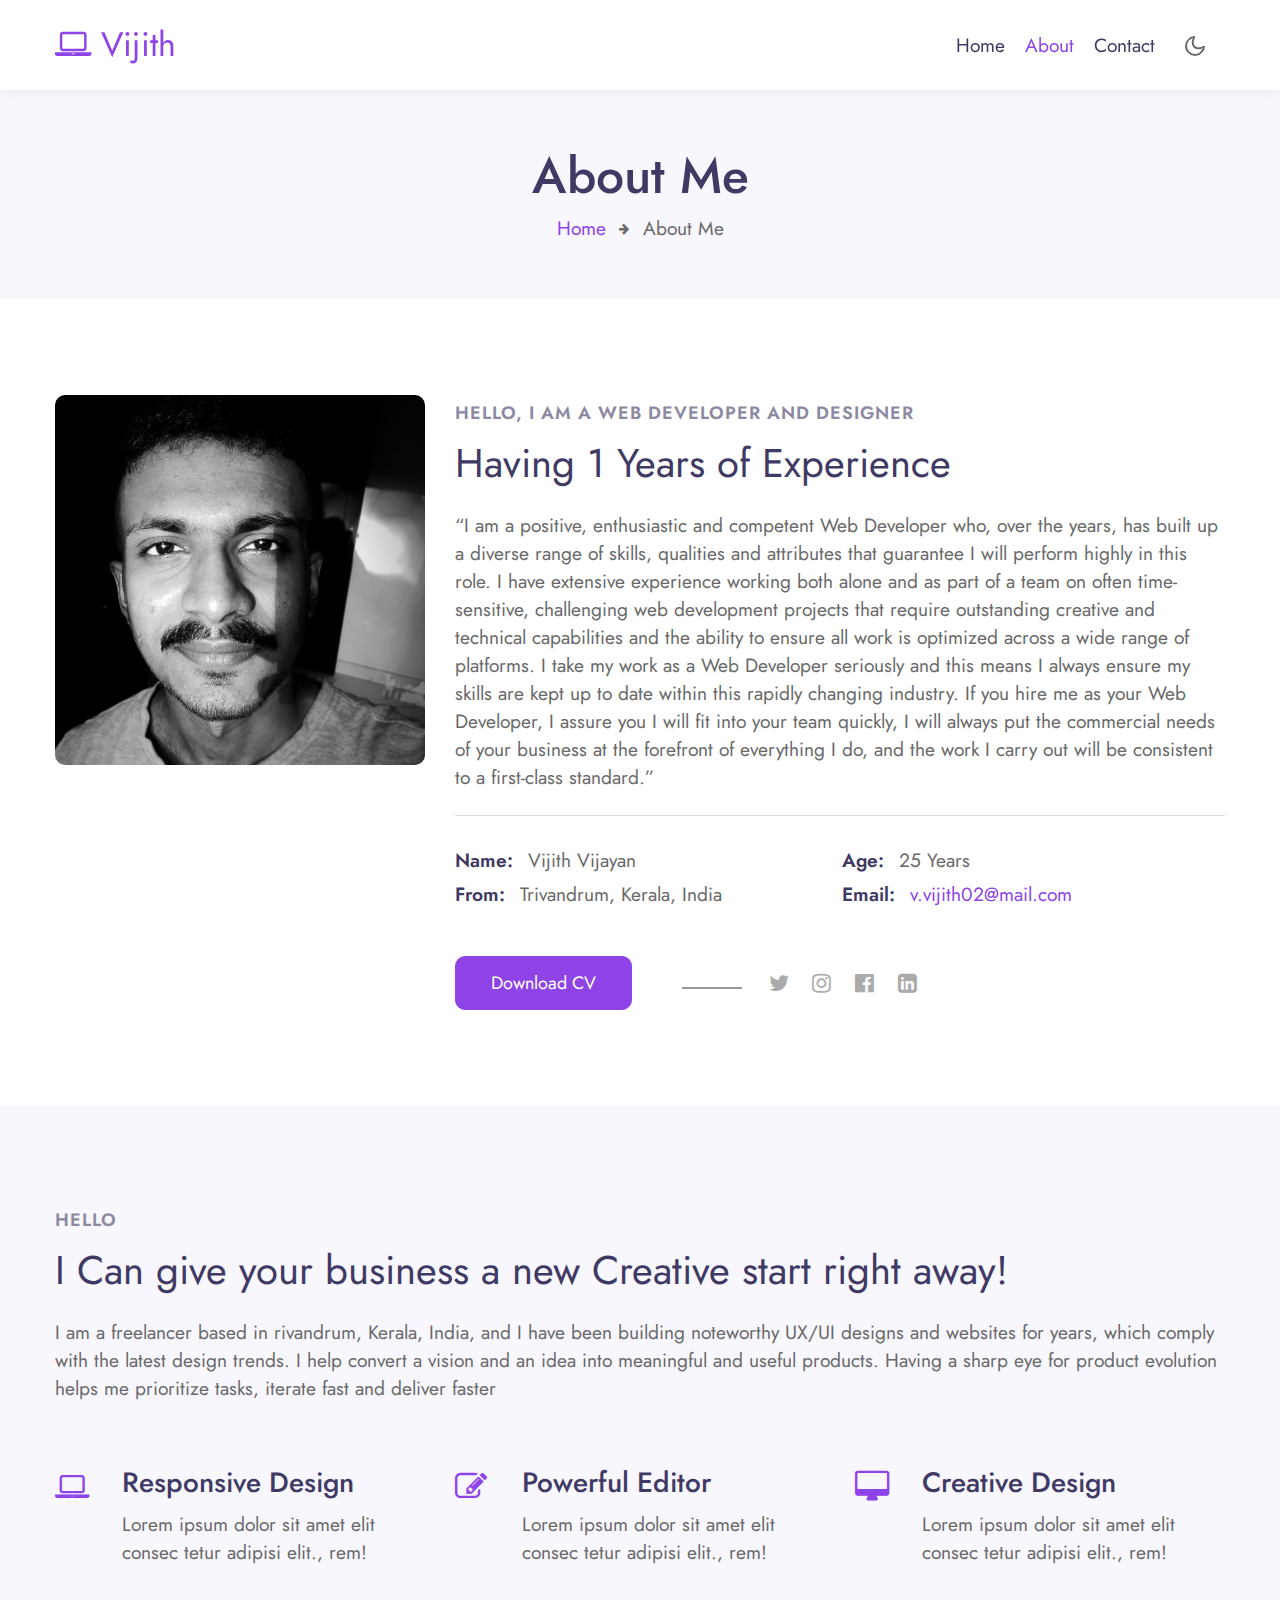
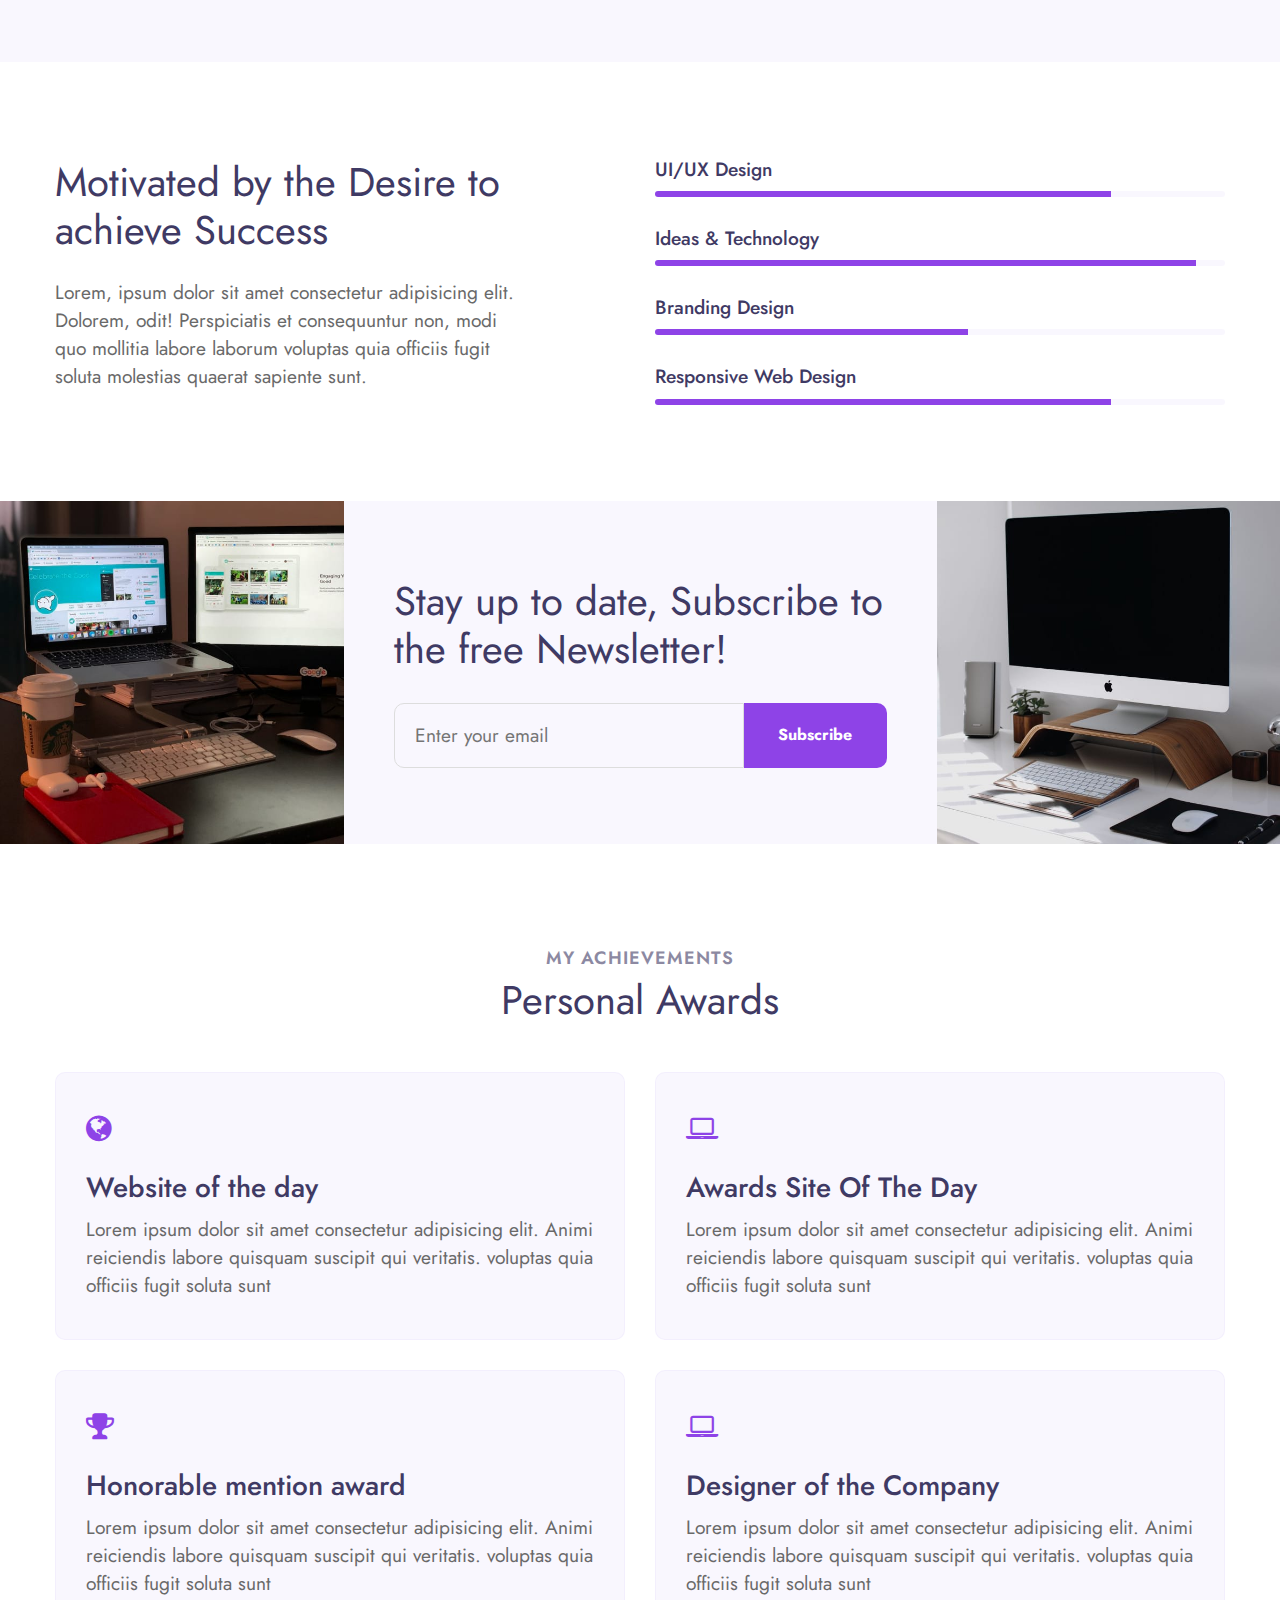
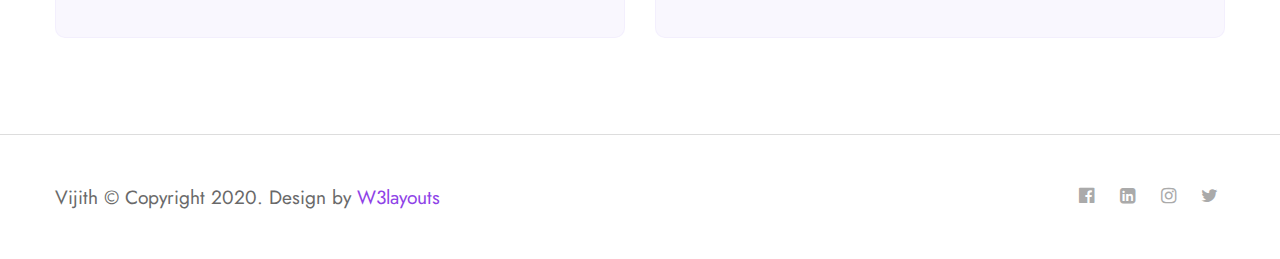
<file: about.html>
<!--
Author: W3layouts
Author URL: http://w3layouts.com
-->
<!doctype html>
<html lang="en">

<head>
  <!-- Required meta tags -->
  <meta charset="utf-8">
  <meta name="viewport" content="width=device-width, initial-scale=1, shrink-to-fit=no">

  <title>Vijith Vijayan</title>

  <!-- google fonts -->  
  <link href="//fonts.googleapis.com/css2?family=Jost:wght@300;400;600&display=swap" rel="stylesheet">

  <!-- Template CSS -->
  <link rel="stylesheet" href="assets/css/style-starter.css">
</head>

<body>
<!-- header -->
<header id="site-header" class="fixed-top">
  <div class="container">
      <nav class="navbar navbar-expand-lg stroke">
          <a class="navbar-brand" href="index.html">
              <span class="fa fa-laptop"></span> Vijith
          </a>
          <!-- if logo is image enable this   
      <a class="navbar-brand" href="#index.html">
          <img src="image-path" alt="Your logo" title="Your logo" style="height:35px;" />
      </a> -->
          <button class="navbar-toggler  collapsed bg-gradient" type="button" data-toggle="collapse"
              data-target="#navbarTogglerDemo02" aria-controls="navbarTogglerDemo02" aria-expanded="false"
              aria-label="Toggle navigation">
              <span class="navbar-toggler-icon fa icon-expand fa-bars"></span>
              <span class="navbar-toggler-icon fa icon-close fa-times"></span>
              </span>
          </button>

          <div class="collapse navbar-collapse" id="navbarTogglerDemo02">
              <ul class="navbar-nav ml-auto">
                  <li class="nav-item @@home__active">
                      <a class="nav-link" href="index.html">Home <span class="sr-only">(current)</span></a>
                  </li>
                  <li class="nav-item active">
                      <a class="nav-link" href="about.html">About</a>
                  </li>
                  <li class="nav-item @@contact__active">
                      <a class="nav-link" href="contact.html">Contact</a>
                  </li>
              </ul>
          </div>
          <!-- toggle switch for light and dark theme -->
          <div class="mobile-position">
              <nav class="navigation">
                  <div class="theme-switch-wrapper">
                      <label class="theme-switch" for="checkbox">
                          <input type="checkbox" id="checkbox">
                          <div class="mode-container">
                              <i class="gg-sun"></i>
                              <i class="gg-moon"></i>
                          </div>
                      </label>
                  </div>
              </nav>
          </div>
          <!-- //toggle switch for light and dark theme -->
      </nav>
  </div>
</header>
<!-- //header -->

<!-- about breadcrumb -->
<section class="w3l-about-breadcrumb text-center">
    <div class="breadcrumb-bg breadcrumb-bg-about py-sm-5 py-4">
        <div class="container py-2">
            <h2 class="title">About Me</h2>
            <ul class="breadcrumbs-custom-path mt-2">
                <li><a href="#url">Home</a></li>
                <li class="active"><span class="fa fa-arrow-right mx-2" aria-hidden="true"></span> About Me </li>
            </ul>
        </div>
    </div>
</section>
<!-- //about breadcrumb -->

<!-- about page about section -->
<section class="w3l-aboutblock1" id="about">
    <div class="midd-w3 py-5">
        <div class="container py-lg-5 py-md-3">
            <div class="row">
                <div class="col-lg-4">
                    <div class="position-relative">
                        <img src="assets/images/Vijith.jpg" alt="" class="radius-image img-fluid">
                    </div>
                </div>
                <div class="col-lg-8 mt-lg-0 mt-5">
                    <h5 class="title-small mb-2">Hello, I am a Web Developer and Designer</h5>
                    <h3 class="title-big">Having 1 Years of Experience</h3>
                    <p class="mt-4">“I am a positive, enthusiastic and competent Web Developer who, over the years, has built up a 
                      diverse range of skills, qualities and attributes that guarantee I will perform highly in this role. I have extensive 
                      experience working both alone and as part of a team on often time-sensitive, challenging web development projects that 
                      require outstanding creative and technical capabilities and the ability to ensure all work is optimized across a wide 
                      range of platforms. I take my work as a Web Developer seriously and this means I always ensure my skills are kept up to 
                      date within this rapidly changing industry. If you hire me as your Web Developer, I assure you I will fit into your team 
                      quickly, I will always put the commercial needs of your 
                      business at the forefront of everything I do, and the work I carry out will be consistent to a first-class standard.”</p>
                    <div class="my-info mt-4">
                        <div class="single-info"><span>Name:</span>
                            <p>Vijith Vijayan</p>
                        </div>
                        <div class="single-info"><span>Age:</span>
                            <p>25 Years</p>
                        </div>
                        <div class="single-info"><span>From:</span>
                            <p>Trivandrum, Kerala, India</p>
                        </div>
                        <div class="single-info"><span>Email:</span>
                            <p><a href="v.vijith02@mail.com">v.vijith02@mail.com</a></p>
                        </div>
                    </div>
                    <div class="my-social mt-lg-5 mt-4">
                        <a href="#download" class="btn btn-style btn-primary">Download CV</a>
                        <ul class="social m-0 p-0">
                            <li><a href="#twitter"><span class="fa fa-twitter"></span></a></li>
                            <li><a href="#instagram"><span class="fa fa-instagram"></span></a></li>
                            <li><a href="#facebook"><span class="fa fa-facebook-official"></span></a></li>
                            <li><a href="#linkedin"><span class="fa fa-linkedin-square"></span></a></li>
                          </ul>
                    </div>
                </div>
            </div>
        </div>
    </div>
</section>
<!-- //about page about section -->

<!-- about page second section -->
<div class="py-5 w3l-resume">
    <div class="container py-lg-5 py-3">
        <h5 class="title-small mb-2"> Hello</h5>
        <h3 class="title-big mb-4">I Can give your business a new Creative start right away! </h3>
        <p>I am a freelancer based in rivandrum, Kerala, India, and I have been building noteworthy UX/UI designs and websites
            for years, which comply with the latest design trends. I help convert a vision and an idea into meaningful
            and useful products. Having a sharp eye for product evolution helps me prioritize tasks, iterate fast and
            deliver faster</p>
        <div class="row features-w3pvt-main mt-5 pt-md-3" id="features">
            <div class="col-lg-4 col-md-6 feature-gird">
                <div class="row features-hny-inner-gd">
                    <div class="col-md-2 col-2 featured_grid_left">
                        <div class="icon_left_grid">
                            <span class="fa fa-laptop" aria-hidden="true"></span>
                        </div>
                    </div>
                    <div class="col-md-10 col-10 featured_grid_right_info">
                        <h4><a class="link-hny" href="#url">Responsive Design </a></h4>
                        <p>Lorem ipsum dolor sit amet elit consec tetur adipisi elit., rem!</p>
                    </div>
                </div>
            </div>
            <div class="col-lg-4 col-md-6 feature-gird mt-md-0 mt-4">
                <div class="row features-hny-inner-gd">
                    <div class="col-md-2 col-2 featured_grid_left">
                        <div class="icon_left_grid">
                            <span class="fa fa-pencil-square-o" aria-hidden="true"></span>
                        </div>
                    </div>
                    <div class="col-md-10 col-10 featured_grid_right_info">
                        <h4><a class="link-hny" href="#url">Powerful Editor </a></h4>
                        <p>Lorem ipsum dolor sit amet elit consec tetur adipisi elit., rem!</p>
                    </div>
                </div>
            </div>
            <div class="col-lg-4 col-md-6 feature-gird mt-lg-0 mt-md-5 mt-4">
                <div class="row features-hny-inner-gd">
                    <div class="col-md-2 col-2 featured_grid_left">
                        <div class="icon_left_grid">
                            <span class="fa fa-desktop" aria-hidden="true"></span>
                        </div>
                    </div>
                    <div class="col-md-10 col-10 featured_grid_right_info">
                        <h4><a class="link-hny" href="#url">Creative Design </a></h4>
                        <p>Lorem ipsum dolor sit amet elit consec tetur adipisi elit., rem!</p>
                    </div>
                </div>
            </div>

        </div>
    </div>
</div>
<!-- //about page about section -->

<!-- about page third section -->
<section class="w3l-content-6 py-5">
    <div class="content-6-mian py-lg-5 py-md-4">
        <div class="container">
            <div class="content-info-in row">
                <div class="content-gd col-lg-5">
                    <h3 class="title-big mb-4">Motivated by the Desire to achieve Success</h3>
                    <p>Lorem, ipsum dolor sit amet consectetur adipisicing elit. Dolorem, odit! Perspiciatis et
                        consequuntur non, modi quo mollitia labore laborum voluptas quia officiis fugit soluta molestias
                        quaerat sapiente sunt.
                    </p>
                </div>
                <div class="content-gd col-lg-6 offset-lg-1">
                    <div class="progress-info">
                        <h6 class="progress-tittle">UI/UX Design</h6>
                        <div class="progress">
                            <div class="progress-bar progress-bar-striped" role="progressbar" style="width: 80%"
                                aria-valuenow="80" aria-valuemin="0" aria-valuemax="100">
                            </div>
                        </div>
                    </div>
                    <div class="progress-info">
                        <h6 class="progress-tittle">Ideas & Technology
                        </h6>
                        <div class="progress">
                            <div class="progress-bar progress-bar-striped" role="progressbar" style="width: 95%"
                                aria-valuenow="95" aria-valuemin="0" aria-valuemax="100">
                            </div>
                        </div>
                    </div>
                    <div class="progress-info">
                        <h6 class="progress-tittle">Branding Design</h6>
                        <div class="progress">
                            <div class="progress-bar progress-bar-striped" role="progressbar" style="width: 55%"
                                aria-valuenow="55" aria-valuemin="0" aria-valuemax="100">
                            </div>
                        </div>
                    </div>
                    <div class="progress-info mb-0">
                        <h6 class="progress-tittle">Responsive Web Design</h6>
                        <div class="progress">
                            <div class="progress-bar progress-bar-striped" role="progressbar" style="width: 80%"
                                aria-valuenow="80" aria-valuemin="0" aria-valuemax="100">
                            </div>
                        </div>
                    </div>
                </div>
            </div>
        </div>
    </div>
</section>
<!-- about page third section -->

<!-- subscribe block -->
<div class="abouthy-img-grids">
    <div class="img-one">
        <img src="assets/images/g5.jpg" alt=" " class="img-fluid">
    </div>
    <div class="img-one content-mid">
        <h3 class="title-big"> Stay up to date, Subscribe to the free Newsletter! </h3>
        <form action="#url" method="GET" class="subscribe-form">
            <input type="email" name="email" placeholder="Enter your email" required>
            <button type="submit" class="btn">Subscribe</button>
          </form>

    </div>
    <div class="img-one">
        <img src="assets/images/g3.jpg" alt=" " class="img-fluid">
    </div>
</div>
<!-- //subscribe block -->

<!-- achievements block -->
<section class="w3l-services">
    <div class="w3l-achievements py-5" id="services">
        <div class="container py-lg-5">
            <h5 class="title-small text-center">My achievements</h5>
            <h3 class="title-big text-center mb-sm-5 mb-4">Personal Awards</h3>
            <div class="row">
                <div class="col-lg-6 item">
                    <div class="card">
                        <div class="box-wrap">
                            <div class="icon">
                                <span class="fa fa-globe"></span>
                            </div>
                            <h4><a href="#url">Website of the day</a></h4>
                            <p>Lorem ipsum dolor sit amet consectetur adipisicing elit. Animi reiciendis labore quisquam
                                suscipit qui veritatis. voluptas quia officiis fugit soluta sunt</p>
                        </div>
                    </div>
                </div>

                <div class="col-lg-6 item">
                    <div class="card">
                        <div class="box-wrap">
                            <div class="icon">
                                <span class="fa fa-laptop"></span>
                            </div>
                            <h4><a href="#url"> Awards Site Of The Day</a></h4>
                            <p>Lorem ipsum dolor sit amet consectetur adipisicing elit. Animi reiciendis labore quisquam
                                suscipit qui veritatis. voluptas quia officiis fugit soluta sunt</p>
                        </div>
                    </div>
                </div>

                <div class="col-lg-6 item">
                    <div class="card">
                        <div class="box-wrap mb-lg-0">
                            <div class="icon">
                                <span class="fa fa-trophy"></span>
                            </div>
                            <h4><a href="#url">Honorable mention award</a></h4>
                            <p>Lorem ipsum dolor sit amet consectetur adipisicing elit. Animi reiciendis labore quisquam
                                suscipit qui veritatis. voluptas quia officiis fugit soluta sunt</p>
                        </div>
                    </div>
                </div>

                <div class="col-lg-6 item">
                    <div class="card">
                        <div class="box-wrap mb-0">
                            <div class="icon">
                                <span class="fa fa-laptop"></span>
                            </div>
                            <h4><a href="#url">Designer of the Company</a></h4>
                            <p>Lorem ipsum dolor sit amet consectetur adipisicing elit. Animi reiciendis labore quisquam
                                suscipit qui veritatis. voluptas quia officiis fugit soluta sunt</p>
                        </div>
                    </div>
                </div>

            </div>
        </div>
    </div>
</section>
<!-- //achievements block -->

<!-- Footer -->
<section class="w3l-footer py-sm-5 py-4">
  <div class="container">
    <div class="footer-content">
      <div class="row">
        <div class="col-lg-8 footer-left">
          <p class="m-0">Vijith © Copyright 2020. Design by <a href="https://w3layouts.com">W3layouts</a></p>
        </div>
        <div class="col-lg-4 footer-right text-lg-right text-center mt-lg-0 mt-3">
          <ul class="social m-0 p-0">
            <li><a href="#facebook"><span class="fa fa-facebook-official"></span></a></li>
            <li><a href="#linkedin"><span class="fa fa-linkedin-square"></span></a></li>
            <li><a href="#instagram"><span class="fa fa-instagram"></span></a></li>
            <li><a href="#twitter"><span class="fa fa-twitter"></span></a></li>
          </ul>
        </div>
      </div>
    </div>
  </div>

  <!-- move top -->
  <button onclick="topFunction()" id="movetop" title="Go to top">
    <span class="fa fa-angle-up"></span>
  </button>
  <script>
    // When the user scrolls down 20px from the top of the document, show the button
    window.onscroll = function () {
      scrollFunction()
    };

    function scrollFunction() {
      if (document.body.scrollTop > 20 || document.documentElement.scrollTop > 20) {
        document.getElementById("movetop").style.display = "block";
      } else {
        document.getElementById("movetop").style.display = "none";
      }
    }

    // When the user clicks on the button, scroll to the top of the document
    function topFunction() {
      document.body.scrollTop = 0;
      document.documentElement.scrollTop = 0;
    }
  </script>
  <!-- /move top -->
</section>
<!-- //Footer -->

<!-- all js scripts and files here -->

<script src="assets/js/theme-change.js"></script><!-- theme switch js (light and dark)-->

<script src="assets/js/jquery-3.3.1.min.js"></script><!-- default jQuery -->

<!-- /typig-text-->
<script>
  const typedTextSpan = document.querySelector(".typed-text");
  const cursorSpan = document.querySelector(".cursor");

  const textArray = ["UI/UX Designer", "Freelancer", "Web developer"];
  const typingDelay = 200;
  const erasingDelay = 10;
  const newTextDelay = 100; // Delay between current and next text
  let textArrayIndex = 0;
  let charIndex = 0;

  function type() {
    if (charIndex < textArray[textArrayIndex].length) {
      if (!cursorSpan.classList.contains("typing")) cursorSpan.classList.add("typing");
      typedTextSpan.textContent += textArray[textArrayIndex].charAt(charIndex);
      charIndex++;
      setTimeout(type, typingDelay);
    } else {
      cursorSpan.classList.remove("typing");
      setTimeout(erase, newTextDelay);
    }
  }

  function erase() {
    if (charIndex > 0) {
      // add class 'typing' if there's none
      if (!cursorSpan.classList.contains("typing")) {
        cursorSpan.classList.add("typing");
      }
      typedTextSpan.textContent = textArray[textArrayIndex].substring(0, 0);
      charIndex--;
      setTimeout(erase, erasingDelay);
    } else {
      cursorSpan.classList.remove("typing");
      textArrayIndex++;
      if (textArrayIndex >= textArray.length) textArrayIndex = 0;
      setTimeout(type, typingDelay);
    }
  }

  document.addEventListener("DOMContentLoaded", function () { // On DOM Load initiate the effect
    if (textArray.length) setTimeout(type, newTextDelay + 250);
  });
</script>
<!-- //typig-text-->

<!-- services owlcarousel -->
<script src="assets/js/owl.carousel.js"></script>

<!-- script for services -->
<script>
  $(document).ready(function () {
    $('.owl-two').owlCarousel({
      loop: true,
      margin: 30,
      nav: false,
      responsiveClass: true,
      autoplay: false,
      autoplayTimeout: 5000,
      autoplaySpeed: 1000,
      autoplayHoverPause: false,
      responsive: {
        0: {
          items: 1,
          nav: false
        },
        480: {
          items: 1,
          nav: false
        },
        700: {
          items: 1,
          nav: false
        },
        1090: {
          items: 3,
          nav: false
        }
      }
    })
  })
</script>
<!-- //script for services -->

<!-- script for tesimonials carousel slider -->
<script>
  $(document).ready(function () {
    $("#owl-demo1").owlCarousel({
      loop: true,
      margin: 20,
      nav: false,
      responsiveClass: true,
      responsive: {
        0: {
          items: 1,
          nav: false
        },
        736: {
          items: 1,
          nav: false
        },
        1000: {
          items: 2,
          nav: false,
          loop: false
        }
      }
    })
  })
</script>
<!-- //script for tesimonials carousel slider -->

<!-- video popup -->
<script src="assets/js/jquery.magnific-popup.min.js"></script>
<script>
  $(document).ready(function () {
    $('.popup-with-zoom-anim').magnificPopup({
      type: 'inline',

      fixedContentPos: false,
      fixedBgPos: true,

      overflowY: 'auto',

      closeBtnInside: true,
      preloader: false,

      midClick: true,
      removalDelay: 300,
      mainClass: 'my-mfp-zoom-in'
    });

    $('.popup-with-move-anim').magnificPopup({
      type: 'inline',

      fixedContentPos: false,
      fixedBgPos: true,

      overflowY: 'auto',

      closeBtnInside: true,
      preloader: false,

      midClick: true,
      removalDelay: 300,
      mainClass: 'my-mfp-slide-bottom'
    });
  });
</script>
<!-- //video popup -->

<!-- stats number counter-->
<script src="assets/js/jquery.waypoints.min.js"></script>
<script src="assets/js/jquery.countup.js"></script>
<script>
  $('.counter').countUp();
</script>
<!-- //stats number counter -->

<!-- disable body scroll which navbar is in active -->
<script>
  $(function () {
    $('.navbar-toggler').click(function () {
      $('body').toggleClass('noscroll');
    })
  });
</script>
<!-- disable body scroll which navbar is in active -->

<!--/MENU-JS-->
<script>
  $(window).on("scroll", function () {
    var scroll = $(window).scrollTop();

    if (scroll >= 80) {
      $("#site-header").addClass("nav-fixed");
    } else {
      $("#site-header").removeClass("nav-fixed");
    }
  });

  //Main navigation Active Class Add Remove
  $(".navbar-toggler").on("click", function () {
    $("header").toggleClass("active");
  });
  $(document).on("ready", function () {
    if ($(window).width() > 991) {
      $("header").removeClass("active");
    }
    $(window).on("resize", function () {
      if ($(window).width() > 991) {
        $("header").removeClass("active");
      }
    });
  });
</script>
<!--//MENU-JS-->

<!-- bootstrap js -->
<script src="assets/js/bootstrap.min.js"></script>

</body>

</html>
</file>
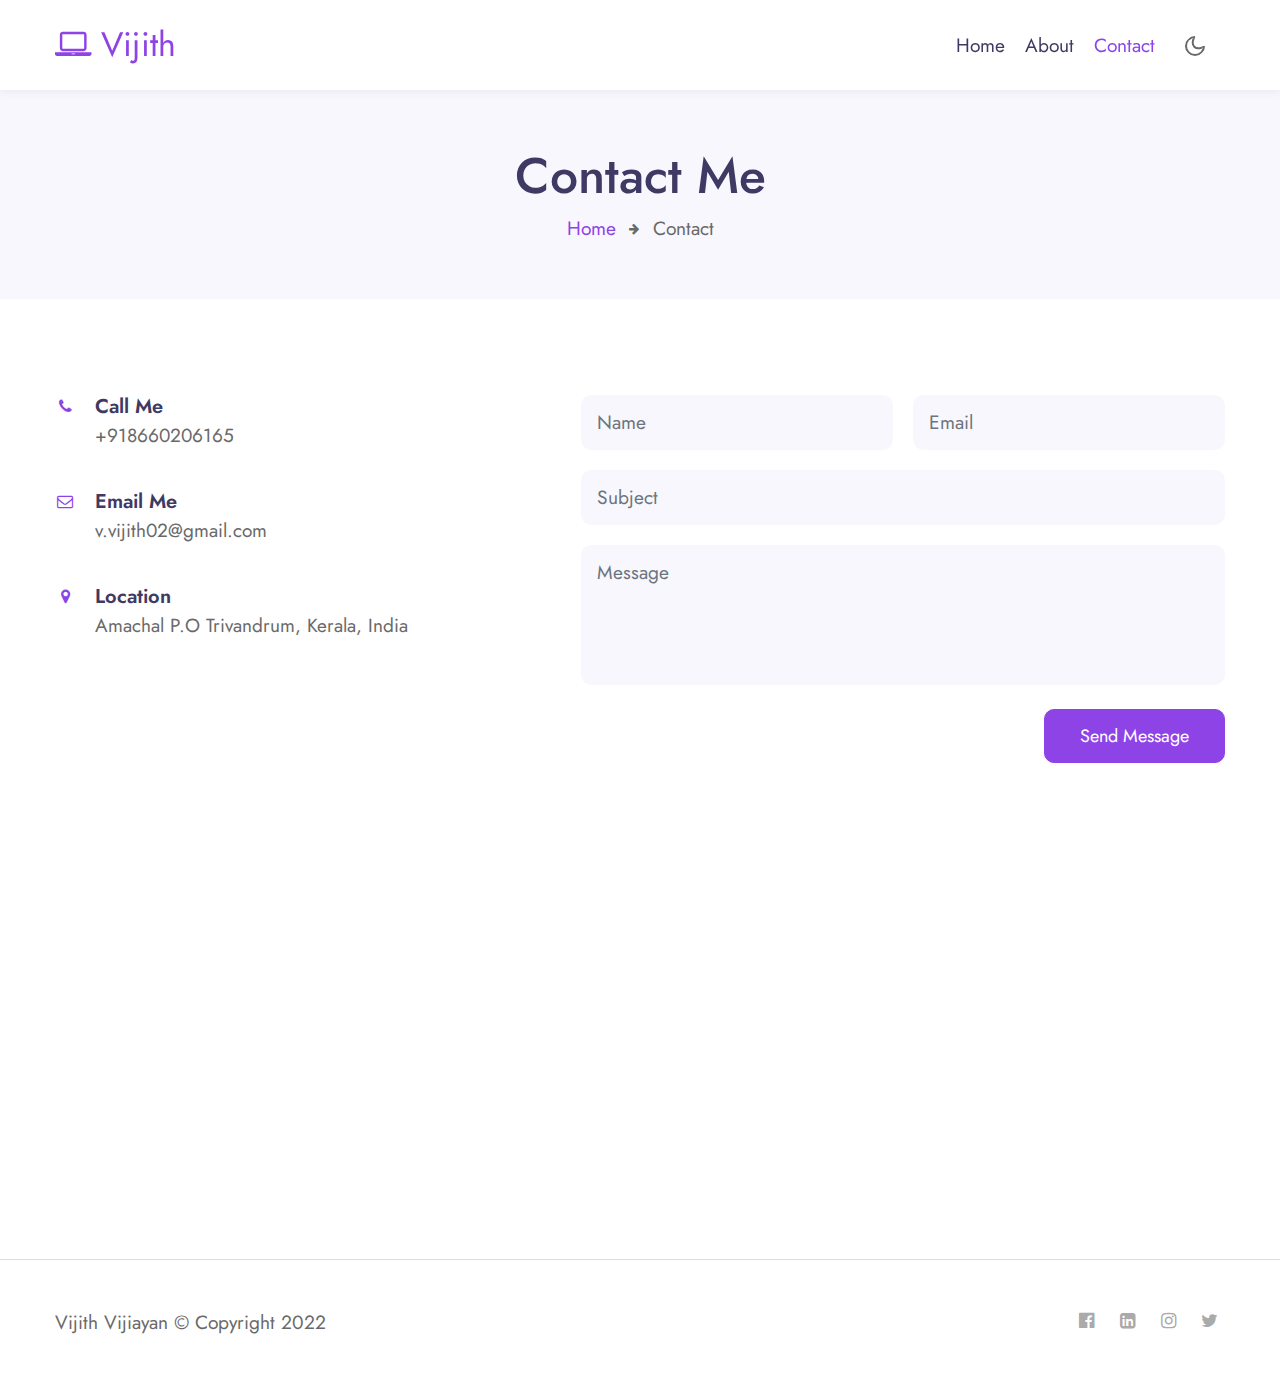
<file: contact.html>
<!--
Author: W3layouts
Author URL: http://w3layouts.com
-->
<!doctype html>
<html lang="en">

<head>
  <!-- Required meta tags -->
  <meta charset="utf-8">
  <meta name="viewport" content="width=device-width, initial-scale=1, shrink-to-fit=no">
  <script src="https://ajax.googleapis.com/ajax/libs/jquery/3.5.1/jquery.min.js"></script>
  <title>Vijith Vijayan</title>

  <!-- google fonts -->  
  <link href="//fonts.googleapis.com/css2?family=Jost:wght@300;400;600&display=swap" rel="stylesheet">

  <!-- Template CSS -->
  <link rel="stylesheet" href="assets/css/style-starter.css">
</head>

<body>
<!-- header -->
<header id="site-header" class="fixed-top">
  <div class="container">
      <nav class="navbar navbar-expand-lg stroke">
          <a class="navbar-brand" href="index.html">
              <span class="fa fa-laptop"></span> Vijith
          </a>
          <!-- if logo is image enable this   
      <a class="navbar-brand" href="#index.html">
          <img src="image-path" alt="Your logo" title="Your logo" style="height:35px;" />
      </a> -->
          <button class="navbar-toggler  collapsed bg-gradient" type="button" data-toggle="collapse"
              data-target="#navbarTogglerDemo02" aria-controls="navbarTogglerDemo02" aria-expanded="false"
              aria-label="Toggle navigation">
              <span class="navbar-toggler-icon fa icon-expand fa-bars"></span>
              <span class="navbar-toggler-icon fa icon-close fa-times"></span>
              </span>
          </button>

          <div class="collapse navbar-collapse" id="navbarTogglerDemo02">
              <ul class="navbar-nav ml-auto">
                  <li class="nav-item @@home__active">
                      <a class="nav-link" href="index.html">Home <span class="sr-only">(current)</span></a>
                  </li>
                  <li class="nav-item @@about__active">
                      <a class="nav-link" href="about.html">About</a>
                  </li>
                  <li class="nav-item active">
                      <a class="nav-link" href="contact.html">Contact</a>
                  </li>
              </ul>
          </div>
          <!-- toggle switch for light and dark theme -->
          <div class="mobile-position">
              <nav class="navigation">
                  <div class="theme-switch-wrapper">
                      <label class="theme-switch" for="checkbox">
                          <input type="checkbox" id="checkbox">
                          <div class="mode-container">
                              <i class="gg-sun"></i>
                              <i class="gg-moon"></i>
                          </div>
                      </label>
                  </div>
              </nav>
          </div>
          <!-- //toggle switch for light and dark theme -->
      </nav>
  </div>
</header>
<!-- //header -->

<!-- contact breadcrumb -->
<section class="w3l-about-breadcrumb text-center">
    <div class="breadcrumb-bg breadcrumb-bg-about py-sm-5 py-4">
        <div class="container py-2">
            <h2 class="title">Contact Me</h2>
            <ul class="breadcrumbs-custom-path mt-2">
                <li><a href="#url">Home</a></li>
                <li class="active"><span class="fa fa-arrow-right mx-2" aria-hidden="true"></span> Contact </li>
            </ul>
        </div>
    </div>
</section>
<!-- contact breadcrumb -->

<!-- contact block -->
<!-- contact1 -->
<section class="w3l-contact-1 py-5">
    <div class="contacts-9 py-lg-5 py-md-4">
        <div class="container">
            <div class="d-grid contact-view">
                <div class="cont-details">
                    <div class="cont-top">
                        <div class="cont-left text-center">
                            <span class="fa fa-phone text-primary"></span>
                        </div>
                        <div class="cont-right">
                            <h6>Call Me</h6>
                            <p><a href="tel:+44 99 555 42">+918660206165</a></p>
                        </div>
                    </div>
                    <div class="cont-top margin-up">
                        <div class="cont-left text-center">
                            <span class="fa fa-envelope-o text-primary"></span>
                        </div>
                        <div class="cont-right">
                            <h6>Email Me</h6>
                            <p><a href="mailto:v.vijith02@gmail.com" class="mail">v.vijith02@gmail.com</a></p>
                        </div>
                    </div>
                    <div class="cont-top margin-up">
                        <div class="cont-left text-center">
                            <span class="fa fa-map-marker text-primary"></span>
                        </div>
                        <div class="cont-right">
                            <h6>Location</h6>
                            <p>Amachal P.O Trivandrum, Kerala, India</p>
                        </div>
                    </div>
                </div>
                <div class="map-content-9">
                    <form id="submit-form" action="" method="">
                        <div class="twice-two">
                            <input type="text" class="form-control" name="w3lName" id="w3lName" placeholder="Name"
                                required="">
                            <input type="email" class="form-control" name="w3lSender" id="w3lSender" placeholder="Email"
                                required="">
                        </div>
                        <div class="twice">
                            <input type="text" class="form-control" name="w3lSubject" id="w3lSubject"
                                placeholder="Subject" required="">
                        </div>
                        <textarea name="w3lMessage" class="form-control" id="w3lMessage" placeholder="Message"
                            required=""></textarea>
                        <div class="text-right">
                            <button type="submit" class="btn btn-primary btn-style mt-4">Send Message</button>
                        </div>
                    </form>
                </div>
            </div>
        </div>
    </div>
</section>
<!-- /contact1 -->
<div class="map-iframe">
    <iframe
        src="https://www.google.com/maps/embed?pb=!1m18!1m12!1m3!1d3946.032658046885!2d77.10769951430416!3d8.496205499446152!2m3!1f0!2f0!3f0!3m2!1i1024!2i768!4f13.1!3m3!1m2!1s0x3b05b3d0e10727db%3A0xa6e68f4287644f7e!2sAmachal%2C%20Kattakkada%2C%20Kerala%20695572!5e0!3m2!1sen!2sin!4v1661608907360!5m2!1sen!2sin"
        width="100%" height="400" frameborder="0" style="border: 0px;" allowfullscreen=""></iframe>
</div>
<!-- //contact block -->
<!-- Footer -->
<section class="w3l-footer py-sm-5 py-4">
  <div class="container">
    <div class="footer-content">
      <div class="row">
        <div class="col-lg-8 footer-left">
          <p class="m-0">Vijith Vijiayan © Copyright 2022 </p>
        </div>
        <div class="col-lg-4 footer-right text-lg-right text-center mt-lg-0 mt-3">
          <ul class="social m-0 p-0">
            <li><a href="#facebook"><span class="fa fa-facebook-official"></span></a></li>
            <li><a href="#linkedin"><span class="fa fa-linkedin-square"></span></a></li>
            <li><a href="#instagram"><span class="fa fa-instagram"></span></a></li>
            <li><a href="#twitter"><span class="fa fa-twitter"></span></a></li>
          </ul>
        </div>
      </div>
    </div>
  </div>

  <!-- move top -->
  <button onclick="topFunction()" id="movetop" title="Go to top">
    <span class="fa fa-angle-up"></span>
  </button>
  <script>
    // When the user scrolls down 20px from the top of the document, show the button
    window.onscroll = function () {
      scrollFunction()
    };

    function scrollFunction() {
      if (document.body.scrollTop > 20 || document.documentElement.scrollTop > 20) {
        document.getElementById("movetop").style.display = "block";
      } else {
        document.getElementById("movetop").style.display = "none";
      }
    }

    // When the user clicks on the button, scroll to the top of the document
    function topFunction() {
      document.body.scrollTop = 0;
      document.documentElement.scrollTop = 0;
    }
  </script>
  <!-- /move top -->
</section>
<!-- //Footer -->

<!-- all js scripts and files here -->

<script src="assets/js/theme-change.js"></script><!-- theme switch js (light and dark)-->

<script src="assets/js/jquery-3.3.1.min.js"></script><!-- default jQuery -->

<!-- /typig-text-->
<script>
  const typedTextSpan = document.querySelector(".typed-text");
  const cursorSpan = document.querySelector(".cursor");

  const textArray = ["UI/UX Designer", "Freelancer", "Web developer"];
  const typingDelay = 200;
  const erasingDelay = 10;
  const newTextDelay = 100; // Delay between current and next text
  let textArrayIndex = 0;
  let charIndex = 0;

  function type() {
    if (charIndex < textArray[textArrayIndex].length) {
      if (!cursorSpan.classList.contains("typing")) cursorSpan.classList.add("typing");
      typedTextSpan.textContent += textArray[textArrayIndex].charAt(charIndex);
      charIndex++;
      setTimeout(type, typingDelay);
    } else {
      cursorSpan.classList.remove("typing");
      setTimeout(erase, newTextDelay);
    }
  }

  function erase() {
    if (charIndex > 0) {
      // add class 'typing' if there's none
      if (!cursorSpan.classList.contains("typing")) {
        cursorSpan.classList.add("typing");
      }
      typedTextSpan.textContent = textArray[textArrayIndex].substring(0, 0);
      charIndex--;
      setTimeout(erase, erasingDelay);
    } else {
      cursorSpan.classList.remove("typing");
      textArrayIndex++;
      if (textArrayIndex >= textArray.length) textArrayIndex = 0;
      setTimeout(type, typingDelay);
    }
  }

  document.addEventListener("DOMContentLoaded", function () { // On DOM Load initiate the effect
    if (textArray.length) setTimeout(type, newTextDelay + 250);
  });
</script>
<!-- //typig-text-->

<!-- services owlcarousel -->
<script src="assets/js/owl.carousel.js"></script>

<!-- script for services -->
<script>
  $(document).ready(function () {
    $('.owl-two').owlCarousel({
      loop: true,
      margin: 30,
      nav: false,
      responsiveClass: true,
      autoplay: false,
      autoplayTimeout: 5000,
      autoplaySpeed: 1000,
      autoplayHoverPause: false,
      responsive: {
        0: {
          items: 1,
          nav: false
        },
        480: {
          items: 1,
          nav: false
        },
        700: {
          items: 1,
          nav: false
        },
        1090: {
          items: 3,
          nav: false
        }
      }
    })
  })
</script>
<!-- //script for services -->

<!-- script for tesimonials carousel slider -->
<script>
  $(document).ready(function () {
    $("#owl-demo1").owlCarousel({
      loop: true,
      margin: 20,
      nav: false,
      responsiveClass: true,
      responsive: {
        0: {
          items: 1,
          nav: false
        },
        736: {
          items: 1,
          nav: false
        },
        1000: {
          items: 2,
          nav: false,
          loop: false
        }
      }
    })
  })
</script>
<!-- //script for tesimonials carousel slider -->

<!-- video popup -->
<script src="assets/js/jquery.magnific-popup.min.js"></script>
<script>
  $(document).ready(function () {
    $('.popup-with-zoom-anim').magnificPopup({
      type: 'inline',

      fixedContentPos: false,
      fixedBgPos: true,

      overflowY: 'auto',

      closeBtnInside: true,
      preloader: false,

      midClick: true,
      removalDelay: 300,
      mainClass: 'my-mfp-zoom-in'
    });

    $('.popup-with-move-anim').magnificPopup({
      type: 'inline',

      fixedContentPos: false,
      fixedBgPos: true,

      overflowY: 'auto',

      closeBtnInside: true,
      preloader: false,

      midClick: true,
      removalDelay: 300,
      mainClass: 'my-mfp-slide-bottom'
    });
  });
</script>
<!-- //video popup -->

<!-- stats number counter-->
<script src="assets/js/jquery.waypoints.min.js"></script>
<script src="assets/js/jquery.countup.js"></script>
<script>
  $('.counter').countUp();
</script>
<!-- //stats number counter -->

<!-- disable body scroll which navbar is in active -->
<script>
  $(function () {
    $('.navbar-toggler').click(function () {
      $('body').toggleClass('noscroll');
    })
  });
</script>
<!-- disable body scroll which navbar is in active -->

<!--/MENU-JS-->
<script>
  $(window).on("scroll", function () {
    var scroll = $(window).scrollTop();

    if (scroll >= 80) {
      $("#site-header").addClass("nav-fixed");
    } else {
      $("#site-header").removeClass("nav-fixed");
    }
  });

  //Main navigation Active Class Add Remove
  $(".navbar-toggler").on("click", function () {
    $("header").toggleClass("active");
  });
  $(document).on("ready", function () {
    if ($(window).width() > 991) {
      $("header").removeClass("active");
    }
    $(window).on("resize", function () {
      if ($(window).width() > 991) {
        $("header").removeClass("active");
      }
    });
  });
</script>
<!--//MENU-JS-->

<!-- bootstrap js -->
<script src="assets/js/bootstrap.min.js"></script>


<script>
  $("#submit-form").submit((e)=>{
      e.preventDefault()
      $.ajax({
          url:"",
          data:$("#submit-form").serialize(),
          method:"post",
          success:function (response){
              alert("Form submitted successfully")
              window.location.reload()
              //window.location.href="https://google.com"
          },
          error:function (err){
              alert("Something Error")

          }
      })
  })
</script>


</body>

</html>
</file>
<file: assets/css/style-starter.css>
@charset "UTF-8";
/*--
Author: W3layouts
Author URL: http://w3layouts.com
--*/
/*!
 * Bootstrap v4.4.1 (https://getbootstrap.com/)
 * Copyright 2011-2019 The Bootstrap Authors
 * Copyright 2011-2019 Twitter, Inc.
 * Licensed under MIT (https://github.com/twbs/bootstrap/blob/master/LICENSE)
 */
:root {
  --blue: #007bff;
  --indigo: #6610f2;
  --purple: #6f42c1;
  --pink: #e83e8c;
  --red: #dc3545;
  --orange: #fd7e14;
  --yellow: #ffc107;
  --green: #28a745;
  --teal: #20c997;
  --cyan: #17a2b8;
  --white: #fff;
  --gray: #6c757d;
  --gray-dark: #343a40;
  --primary: #8e43e7;
  --secondary: #273c66;
  --success: #28a745;
  --info: #17a2b8;
  --warning: #ffc107;
  --danger: #dc3545;
  --light: #f8f9fa;
  --dark: #343a40;
  --breakpoint-xs: 0;
  --breakpoint-sm: 576px;
  --breakpoint-md: 768px;
  --breakpoint-lg: 992px;
  --breakpoint-xl: 1200px;
  --font-family-sans-serif: -apple-system, BlinkMacSystemFont, "Segoe UI", Roboto, "Helvetica Neue", Arial, "Noto Sans", sans-serif, "Apple Color Emoji", "Segoe UI Emoji", "Segoe UI Symbol", "Noto Color Emoji";
  --font-family-monospace: SFMono-Regular, Menlo, Monaco, Consolas, "Liberation Mono", "Courier New", monospace; }

*,
*::before,
*::after {
  box-sizing: border-box; }

html {
  font-family: sans-serif;
  line-height: 1.15;
  -webkit-text-size-adjust: 100%;
  -webkit-tap-highlight-color: rgba(0, 0, 0, 0); }

article, aside, figcaption, figure, footer, header, hgroup, main, nav, section {
  display: block; }



img.rounded-corners{
  border-radius: 30px;
}


body {
  margin: 0;
  font-family: -apple-system, BlinkMacSystemFont, "Segoe UI", Roboto, "Helvetica Neue", Arial, "Noto Sans", sans-serif, "Apple Color Emoji", "Segoe UI Emoji", "Segoe UI Symbol", "Noto Color Emoji";
  font-size: 1rem;
  font-weight: 400;
  line-height: 1.5;
  color: #212529;
  text-align: left;
  background-color: #fff; }

[tabindex="-1"]:focus:not(:focus-visible) {
  outline: 0 !important; }

hr {
  box-sizing: content-box;
  height: 0;
  overflow: visible; }

h1, h2, h3, h4, h5, h6 {
  margin-top: 0;
  margin-bottom: 0.5rem; }

p {
  margin-top: 0;
  margin-bottom: 1rem; }

abbr[title],
abbr[data-original-title] {
  text-decoration: underline;
  -webkit-text-decoration: underline dotted;
          text-decoration: underline dotted;
  cursor: help;
  border-bottom: 0;
  -webkit-text-decoration-skip-ink: none;
          text-decoration-skip-ink: none; }

address {
  margin-bottom: 1rem;
  font-style: normal;
  line-height: inherit; }

ol,
ul,
dl {
  margin-top: 0;
  margin-bottom: 1rem; }

ol ol,
ul ul,
ol ul,
ul ol {
  margin-bottom: 0; }

dt {
  font-weight: 700; }

dd {
  margin-bottom: .5rem;
  margin-left: 0; }

blockquote {
  margin: 0 0 1rem; }

b,
strong {
  font-weight: bolder; }

small {
  font-size: 80%; }

sub,
sup {
  position: relative;
  font-size: 75%;
  line-height: 0;
  vertical-align: baseline; }

sub {
  bottom: -.25em; }

sup {
  top: -.5em; }

a {
  color: #8e43e7;
  text-decoration: none;
  background-color: transparent; }
  a:hover {
    color: #6719c4;
    text-decoration: underline; }

a:not([href]) {
  color: inherit;
  text-decoration: none; }
  a:not([href]):hover {
    color: inherit;
    text-decoration: none; }

pre,
code,
kbd,
samp {
  font-family: SFMono-Regular, Menlo, Monaco, Consolas, "Liberation Mono", "Courier New", monospace;
  font-size: 1em; }

pre {
  margin-top: 0;
  margin-bottom: 1rem;
  overflow: auto; }

figure {
  margin: 0 0 1rem; }

img {
  vertical-align: middle;
  border-style: none; }

svg {
  overflow: hidden;
  vertical-align: middle; }

table {
  border-collapse: collapse; }

caption {
  padding-top: 0.75rem;
  padding-bottom: 0.75rem;
  color: #6c757d;
  text-align: left;
  caption-side: bottom; }

th {
  text-align: inherit; }

label {
  display: inline-block;
  margin-bottom: 0.5rem; }

button {
  border-radius: 0; }

button:focus {
  outline: 1px dotted;
  outline: 5px auto -webkit-focus-ring-color; }

input,
button,
select,
optgroup,
textarea {
  margin: 0;
  font-family: inherit;
  font-size: inherit;
  line-height: inherit; }

button,
input {
  overflow: visible; }

button,
select {
  text-transform: none; }

select {
  word-wrap: normal; }

button,
[type="button"],
[type="reset"],
[type="submit"] {
  -webkit-appearance: button; }

button:not(:disabled),
[type="button"]:not(:disabled),
[type="reset"]:not(:disabled),
[type="submit"]:not(:disabled) {
  cursor: pointer; }

button::-moz-focus-inner,
[type="button"]::-moz-focus-inner,
[type="reset"]::-moz-focus-inner,
[type="submit"]::-moz-focus-inner {
  padding: 0;
  border-style: none; }

input[type="radio"],
input[type="checkbox"] {
  box-sizing: border-box;
  padding: 0; }

input[type="date"],
input[type="time"],
input[type="datetime-local"],
input[type="month"] {
  -webkit-appearance: listbox; }

textarea {
  overflow: auto;
  resize: vertical; }

fieldset {
  min-width: 0;
  padding: 0;
  margin: 0;
  border: 0; }

legend {
  display: block;
  width: 100%;
  max-width: 100%;
  padding: 0;
  margin-bottom: .5rem;
  font-size: 1.5rem;
  line-height: inherit;
  color: inherit;
  white-space: normal; }
  @media (max-width: 1200px) {
    legend {
      font-size: calc(1.275rem + 0.3vw) ; } }

progress {
  vertical-align: baseline; }

[type="number"]::-webkit-inner-spin-button,
[type="number"]::-webkit-outer-spin-button {
  height: auto; }

[type="search"] {
  outline-offset: -2px;
  -webkit-appearance: none; }

[type="search"]::-webkit-search-decoration {
  -webkit-appearance: none; }

::-webkit-file-upload-button {
  font: inherit;
  -webkit-appearance: button; }

output {
  display: inline-block; }

summary {
  display: list-item;
  cursor: pointer; }

template {
  display: none; }

[hidden] {
  display: none !important; }

h1, h2, h3, h4, h5, h6,
.h1, .h2, .h3, .h4, .h5, .h6 {
  margin-bottom: 0.5rem;
  font-weight: 500;
  line-height: 1.2; }

h1, .h1 {
  font-size: 2.5rem; }
  @media (max-width: 1200px) {
    h1, .h1 {
      font-size: calc(1.375rem + 1.5vw) ; } }

h2, .h2 {
  font-size: 2rem; }
  @media (max-width: 1200px) {
    h2, .h2 {
      font-size: calc(1.325rem + 0.9vw) ; } }

h3, .h3 {
  font-size: 1.75rem; }
  @media (max-width: 1200px) {
    h3, .h3 {
      font-size: calc(1.3rem + 0.6vw) ; } }

h4, .h4 {
  font-size: 1.5rem; }
  @media (max-width: 1200px) {
    h4, .h4 {
      font-size: calc(1.275rem + 0.3vw) ; } }

h5, .h5 {
  font-size: 1.25rem; }

h6, .h6 {
  font-size: 1rem; }

.lead {
  font-size: 1.25rem;
  font-weight: 300; }

.display-1 {
  font-size: 6rem;
  font-weight: 300;
  line-height: 1.2; }
  @media (max-width: 1200px) {
    .display-1 {
      font-size: calc(1.725rem + 5.7vw) ; } }

.display-2 {
  font-size: 5.5rem;
  font-weight: 300;
  line-height: 1.2; }
  @media (max-width: 1200px) {
    .display-2 {
      font-size: calc(1.675rem + 5.1vw) ; } }

.display-3 {
  font-size: 4.5rem;
  font-weight: 300;
  line-height: 1.2; }
  @media (max-width: 1200px) {
    .display-3 {
      font-size: calc(1.575rem + 3.9vw) ; } }

.display-4 {
  font-size: 3.5rem;
  font-weight: 300;
  line-height: 1.2; }
  @media (max-width: 1200px) {
    .display-4 {
      font-size: calc(1.475rem + 2.7vw) ; } }

hr {
  margin-top: 1rem;
  margin-bottom: 1rem;
  border: 0;
  border-top: 1px solid rgba(0, 0, 0, 0.1); }

small,
.small {
  font-size: 80%;
  font-weight: 400; }

mark,
.mark {
  padding: 0.2em;
  background-color: #fcf8e3; }

.list-unstyled {
  padding-left: 0;
  list-style: none; }

.list-inline {
  padding-left: 0;
  list-style: none; }

.list-inline-item {
  display: inline-block; }
  .list-inline-item:not(:last-child) {
    margin-right: 0.5rem; }

.initialism {
  font-size: 90%;
  text-transform: uppercase; }

.blockquote {
  margin-bottom: 1rem;
  font-size: 1.25rem; }

.blockquote-footer {
  display: block;
  font-size: 80%;
  color: #6c757d; }
  .blockquote-footer::before {
    content: "\2014\00A0"; }

.img-fluid {
  max-width: 100%;
  height: auto; }

.img-thumbnail {
  padding: 0.25rem;
  background-color: #fff;
  border: 1px solid #dee2e6;
  border-radius: 0.25rem;
  max-width: 100%;
  height: auto; }

.figure {
  display: inline-block; }

.figure-img {
  margin-bottom: 0.5rem;
  line-height: 1; }

.figure-caption {
  font-size: 90%;
  color: #6c757d; }

code {
  font-size: 87.5%;
  color: #e83e8c;
  word-wrap: break-word; }
  a > code {
    color: inherit; }

kbd {
  padding: 0.2rem 0.4rem;
  font-size: 87.5%;
  color: #fff;
  background-color: #212529;
  border-radius: 0.2rem; }
  kbd kbd {
    padding: 0;
    font-size: 100%;
    font-weight: 700; }

pre {
  display: block;
  font-size: 87.5%;
  color: #212529; }
  pre code {
    font-size: inherit;
    color: inherit;
    word-break: normal; }

.pre-scrollable {
  max-height: 340px;
  overflow-y: scroll; }

.container {
  width: 100%;
  padding-right: 15px;
  padding-left: 15px;
  margin-right: auto;
  margin-left: auto; }
  @media (min-width: 576px) {
    .container {
      max-width: 540px; } }
  @media (min-width: 768px) {
    .container {
      max-width: 720px; } }
  @media (min-width: 992px) {
    .container {
      max-width: 960px; } }
  @media (min-width: 1200px) {
    .container {
      max-width: 1140px; } }

.container-fluid, .container-sm, .container-md, .container-lg, .container-xl {
  width: 100%;
  padding-right: 15px;
  padding-left: 15px;
  margin-right: auto;
  margin-left: auto; }

@media (min-width: 576px) {
  .container, .container-sm {
    max-width: 540px; } }

@media (min-width: 768px) {
  .container, .container-sm, .container-md {
    max-width: 720px; } }

@media (min-width: 992px) {
  .container, .container-sm, .container-md, .container-lg {
    max-width: 960px; } }

@media (min-width: 1200px) {
  .container, .container-sm, .container-md, .container-lg, .container-xl {
    max-width: 1140px; } }

.row {
  display: flex;
  flex-wrap: wrap;
  margin-right: -15px;
  margin-left: -15px; }

.no-gutters {
  margin-right: 0;
  margin-left: 0; }
  .no-gutters > .col,
  .no-gutters > [class*="col-"] {
    padding-right: 0;
    padding-left: 0; }

.col-1, .col-2, .col-3, .col-4, .col-5, .col-6, .col-7, .col-8, .col-9, .col-10, .col-11, .col-12, .col,
.col-auto, .col-sm-1, .col-sm-2, .col-sm-3, .col-sm-4, .col-sm-5, .col-sm-6, .col-sm-7, .col-sm-8, .col-sm-9, .col-sm-10, .col-sm-11, .col-sm-12, .col-sm,
.col-sm-auto, .col-md-1, .col-md-2, .col-md-3, .col-md-4, .col-md-5, .col-md-6, .col-md-7, .col-md-8, .col-md-9, .col-md-10, .col-md-11, .col-md-12, .col-md,
.col-md-auto, .col-lg-1, .col-lg-2, .col-lg-3, .col-lg-4, .col-lg-5, .col-lg-6, .col-lg-7, .col-lg-8, .col-lg-9, .col-lg-10, .col-lg-11, .col-lg-12, .col-lg,
.col-lg-auto, .col-xl-1, .col-xl-2, .col-xl-3, .col-xl-4, .col-xl-5, .col-xl-6, .col-xl-7, .col-xl-8, .col-xl-9, .col-xl-10, .col-xl-11, .col-xl-12, .col-xl,
.col-xl-auto {
  position: relative;
  width: 100%;
  padding-right: 15px;
  padding-left: 15px; }

.col {
  flex-basis: 0;
  flex-grow: 1;
  max-width: 100%; }

.row-cols-1 > * {
  flex: 0 0 100%;
  max-width: 100%; }

.row-cols-2 > * {
  flex: 0 0 50%;
  max-width: 50%; }

.row-cols-3 > * {
  flex: 0 0 33.33333%;
  max-width: 33.33333%; }

.row-cols-4 > * {
  flex: 0 0 25%;
  max-width: 25%; }

.row-cols-5 > * {
  flex: 0 0 20%;
  max-width: 20%; }

.row-cols-6 > * {
  flex: 0 0 16.66667%;
  max-width: 16.66667%; }

.col-auto {
  flex: 0 0 auto;
  width: auto;
  max-width: 100%; }

.col-1 {
  flex: 0 0 8.33333%;
  max-width: 8.33333%; }

.col-2 {
  flex: 0 0 16.66667%;
  max-width: 16.66667%; }

.col-3 {
  flex: 0 0 25%;
  max-width: 25%; }

.col-4 {
  flex: 0 0 33.33333%;
  max-width: 33.33333%; }

.col-5 {
  flex: 0 0 41.66667%;
  max-width: 41.66667%; }

.col-6 {
  flex: 0 0 50%;
  max-width: 50%; }

.col-7 {
  flex: 0 0 58.33333%;
  max-width: 58.33333%; }

.col-8 {
  flex: 0 0 66.66667%;
  max-width: 66.66667%; }

.col-9 {
  flex: 0 0 75%;
  max-width: 75%; }

.col-10 {
  flex: 0 0 83.33333%;
  max-width: 83.33333%; }

.col-11 {
  flex: 0 0 91.66667%;
  max-width: 91.66667%; }

.col-12 {
  flex: 0 0 100%;
  max-width: 100%; }

.order-first {
  order: -1; }

.order-last {
  order: 13; }

.order-0 {
  order: 0; }

.order-1 {
  order: 1; }

.order-2 {
  order: 2; }

.order-3 {
  order: 3; }

.order-4 {
  order: 4; }

.order-5 {
  order: 5; }

.order-6 {
  order: 6; }

.order-7 {
  order: 7; }

.order-8 {
  order: 8; }

.order-9 {
  order: 9; }

.order-10 {
  order: 10; }

.order-11 {
  order: 11; }

.order-12 {
  order: 12; }

.offset-1 {
  margin-left: 8.33333%; }

.offset-2 {
  margin-left: 16.66667%; }

.offset-3 {
  margin-left: 25%; }

.offset-4 {
  margin-left: 33.33333%; }

.offset-5 {
  margin-left: 41.66667%; }

.offset-6 {
  margin-left: 50%; }

.offset-7 {
  margin-left: 58.33333%; }

.offset-8 {
  margin-left: 66.66667%; }

.offset-9 {
  margin-left: 75%; }

.offset-10 {
  margin-left: 83.33333%; }

.offset-11 {
  margin-left: 91.66667%; }

@media (min-width: 576px) {
  .col-sm {
    flex-basis: 0;
    flex-grow: 1;
    max-width: 100%; }
  .row-cols-sm-1 > * {
    flex: 0 0 100%;
    max-width: 100%; }
  .row-cols-sm-2 > * {
    flex: 0 0 50%;
    max-width: 50%; }
  .row-cols-sm-3 > * {
    flex: 0 0 33.33333%;
    max-width: 33.33333%; }
  .row-cols-sm-4 > * {
    flex: 0 0 25%;
    max-width: 25%; }
  .row-cols-sm-5 > * {
    flex: 0 0 20%;
    max-width: 20%; }
  .row-cols-sm-6 > * {
    flex: 0 0 16.66667%;
    max-width: 16.66667%; }
  .col-sm-auto {
    flex: 0 0 auto;
    width: auto;
    max-width: 100%; }
  .col-sm-1 {
    flex: 0 0 8.33333%;
    max-width: 8.33333%; }
  .col-sm-2 {
    flex: 0 0 16.66667%;
    max-width: 16.66667%; }
  .col-sm-3 {
    flex: 0 0 25%;
    max-width: 25%; }
  .col-sm-4 {
    flex: 0 0 33.33333%;
    max-width: 33.33333%; }
  .col-sm-5 {
    flex: 0 0 41.66667%;
    max-width: 41.66667%; }
  .col-sm-6 {
    flex: 0 0 50%;
    max-width: 50%; }
  .col-sm-7 {
    flex: 0 0 58.33333%;
    max-width: 58.33333%; }
  .col-sm-8 {
    flex: 0 0 66.66667%;
    max-width: 66.66667%; }
  .col-sm-9 {
    flex: 0 0 75%;
    max-width: 75%; }
  .col-sm-10 {
    flex: 0 0 83.33333%;
    max-width: 83.33333%; }
  .col-sm-11 {
    flex: 0 0 91.66667%;
    max-width: 91.66667%; }
  .col-sm-12 {
    flex: 0 0 100%;
    max-width: 100%; }
  .order-sm-first {
    order: -1; }
  .order-sm-last {
    order: 13; }
  .order-sm-0 {
    order: 0; }
  .order-sm-1 {
    order: 1; }
  .order-sm-2 {
    order: 2; }
  .order-sm-3 {
    order: 3; }
  .order-sm-4 {
    order: 4; }
  .order-sm-5 {
    order: 5; }
  .order-sm-6 {
    order: 6; }
  .order-sm-7 {
    order: 7; }
  .order-sm-8 {
    order: 8; }
  .order-sm-9 {
    order: 9; }
  .order-sm-10 {
    order: 10; }
  .order-sm-11 {
    order: 11; }
  .order-sm-12 {
    order: 12; }
  .offset-sm-0 {
    margin-left: 0; }
  .offset-sm-1 {
    margin-left: 8.33333%; }
  .offset-sm-2 {
    margin-left: 16.66667%; }
  .offset-sm-3 {
    margin-left: 25%; }
  .offset-sm-4 {
    margin-left: 33.33333%; }
  .offset-sm-5 {
    margin-left: 41.66667%; }
  .offset-sm-6 {
    margin-left: 50%; }
  .offset-sm-7 {
    margin-left: 58.33333%; }
  .offset-sm-8 {
    margin-left: 66.66667%; }
  .offset-sm-9 {
    margin-left: 75%; }
  .offset-sm-10 {
    margin-left: 83.33333%; }
  .offset-sm-11 {
    margin-left: 91.66667%; } }

@media (min-width: 768px) {
  .col-md {
    flex-basis: 0;
    flex-grow: 1;
    max-width: 100%; }
  .row-cols-md-1 > * {
    flex: 0 0 100%;
    max-width: 100%; }
  .row-cols-md-2 > * {
    flex: 0 0 50%;
    max-width: 50%; }
  .row-cols-md-3 > * {
    flex: 0 0 33.33333%;
    max-width: 33.33333%; }
  .row-cols-md-4 > * {
    flex: 0 0 25%;
    max-width: 25%; }
  .row-cols-md-5 > * {
    flex: 0 0 20%;
    max-width: 20%; }
  .row-cols-md-6 > * {
    flex: 0 0 16.66667%;
    max-width: 16.66667%; }
  .col-md-auto {
    flex: 0 0 auto;
    width: auto;
    max-width: 100%; }
  .col-md-1 {
    flex: 0 0 8.33333%;
    max-width: 8.33333%; }
  .col-md-2 {
    flex: 0 0 16.66667%;
    max-width: 16.66667%; }
  .col-md-3 {
    flex: 0 0 25%;
    max-width: 25%; }
  .col-md-4 {
    flex: 0 0 33.33333%;
    max-width: 33.33333%; }
  .col-md-5 {
    flex: 0 0 41.66667%;
    max-width: 41.66667%; }
  .col-md-6 {
    flex: 0 0 50%;
    max-width: 50%; }
  .col-md-7 {
    flex: 0 0 58.33333%;
    max-width: 58.33333%; }
  .col-md-8 {
    flex: 0 0 66.66667%;
    max-width: 66.66667%; }
  .col-md-9 {
    flex: 0 0 75%;
    max-width: 75%; }
  .col-md-10 {
    flex: 0 0 83.33333%;
    max-width: 83.33333%; }
  .col-md-11 {
    flex: 0 0 91.66667%;
    max-width: 91.66667%; }
  .col-md-12 {
    flex: 0 0 100%;
    max-width: 100%; }
  .order-md-first {
    order: -1; }
  .order-md-last {
    order: 13; }
  .order-md-0 {
    order: 0; }
  .order-md-1 {
    order: 1; }
  .order-md-2 {
    order: 2; }
  .order-md-3 {
    order: 3; }
  .order-md-4 {
    order: 4; }
  .order-md-5 {
    order: 5; }
  .order-md-6 {
    order: 6; }
  .order-md-7 {
    order: 7; }
  .order-md-8 {
    order: 8; }
  .order-md-9 {
    order: 9; }
  .order-md-10 {
    order: 10; }
  .order-md-11 {
    order: 11; }
  .order-md-12 {
    order: 12; }
  .offset-md-0 {
    margin-left: 0; }
  .offset-md-1 {
    margin-left: 8.33333%; }
  .offset-md-2 {
    margin-left: 16.66667%; }
  .offset-md-3 {
    margin-left: 25%; }
  .offset-md-4 {
    margin-left: 33.33333%; }
  .offset-md-5 {
    margin-left: 41.66667%; }
  .offset-md-6 {
    margin-left: 50%; }
  .offset-md-7 {
    margin-left: 58.33333%; }
  .offset-md-8 {
    margin-left: 66.66667%; }
  .offset-md-9 {
    margin-left: 75%; }
  .offset-md-10 {
    margin-left: 83.33333%; }
  .offset-md-11 {
    margin-left: 91.66667%; } }

@media (min-width: 992px) {
  .col-lg {
    flex-basis: 0;
    flex-grow: 1;
    max-width: 100%; }
  .row-cols-lg-1 > * {
    flex: 0 0 100%;
    max-width: 100%; }
  .row-cols-lg-2 > * {
    flex: 0 0 50%;
    max-width: 50%; }
  .row-cols-lg-3 > * {
    flex: 0 0 33.33333%;
    max-width: 33.33333%; }
  .row-cols-lg-4 > * {
    flex: 0 0 25%;
    max-width: 25%; }
  .row-cols-lg-5 > * {
    flex: 0 0 20%;
    max-width: 20%; }
  .row-cols-lg-6 > * {
    flex: 0 0 16.66667%;
    max-width: 16.66667%; }
  .col-lg-auto {
    flex: 0 0 auto;
    width: auto;
    max-width: 100%; }
  .col-lg-1 {
    flex: 0 0 8.33333%;
    max-width: 8.33333%; }
  .col-lg-2 {
    flex: 0 0 16.66667%;
    max-width: 16.66667%; }
  .col-lg-3 {
    flex: 0 0 25%;
    max-width: 25%; }
  .col-lg-4 {
    flex: 0 0 33.33333%;
    max-width: 33.33333%; }
  .col-lg-5 {
    flex: 0 0 41.66667%;
    max-width: 41.66667%; }
  .col-lg-6 {
    flex: 0 0 50%;
    max-width: 50%; }
  .col-lg-7 {
    flex: 0 0 58.33333%;
    max-width: 58.33333%; }
  .col-lg-8 {
    flex: 0 0 66.66667%;
    max-width: 66.66667%; }
  .col-lg-9 {
    flex: 0 0 75%;
    max-width: 75%; }
  .col-lg-10 {
    flex: 0 0 83.33333%;
    max-width: 83.33333%; }
  .col-lg-11 {
    flex: 0 0 91.66667%;
    max-width: 91.66667%; }
  .col-lg-12 {
    flex: 0 0 100%;
    max-width: 100%; }
  .order-lg-first {
    order: -1; }
  .order-lg-last {
    order: 13; }
  .order-lg-0 {
    order: 0; }
  .order-lg-1 {
    order: 1; }
  .order-lg-2 {
    order: 2; }
  .order-lg-3 {
    order: 3; }
  .order-lg-4 {
    order: 4; }
  .order-lg-5 {
    order: 5; }
  .order-lg-6 {
    order: 6; }
  .order-lg-7 {
    order: 7; }
  .order-lg-8 {
    order: 8; }
  .order-lg-9 {
    order: 9; }
  .order-lg-10 {
    order: 10; }
  .order-lg-11 {
    order: 11; }
  .order-lg-12 {
    order: 12; }
  .offset-lg-0 {
    margin-left: 0; }
  .offset-lg-1 {
    margin-left: 8.33333%; }
  .offset-lg-2 {
    margin-left: 16.66667%; }
  .offset-lg-3 {
    margin-left: 25%; }
  .offset-lg-4 {
    margin-left: 33.33333%; }
  .offset-lg-5 {
    margin-left: 41.66667%; }
  .offset-lg-6 {
    margin-left: 50%; }
  .offset-lg-7 {
    margin-left: 58.33333%; }
  .offset-lg-8 {
    margin-left: 66.66667%; }
  .offset-lg-9 {
    margin-left: 75%; }
  .offset-lg-10 {
    margin-left: 83.33333%; }
  .offset-lg-11 {
    margin-left: 91.66667%; } }

@media (min-width: 1200px) {
  .col-xl {
    flex-basis: 0;
    flex-grow: 1;
    max-width: 100%; }
  .row-cols-xl-1 > * {
    flex: 0 0 100%;
    max-width: 100%; }
  .row-cols-xl-2 > * {
    flex: 0 0 50%;
    max-width: 50%; }
  .row-cols-xl-3 > * {
    flex: 0 0 33.33333%;
    max-width: 33.33333%; }
  .row-cols-xl-4 > * {
    flex: 0 0 25%;
    max-width: 25%; }
  .row-cols-xl-5 > * {
    flex: 0 0 20%;
    max-width: 20%; }
  .row-cols-xl-6 > * {
    flex: 0 0 16.66667%;
    max-width: 16.66667%; }
  .col-xl-auto {
    flex: 0 0 auto;
    width: auto;
    max-width: 100%; }
  .col-xl-1 {
    flex: 0 0 8.33333%;
    max-width: 8.33333%; }
  .col-xl-2 {
    flex: 0 0 16.66667%;
    max-width: 16.66667%; }
  .col-xl-3 {
    flex: 0 0 25%;
    max-width: 25%; }
  .col-xl-4 {
    flex: 0 0 33.33333%;
    max-width: 33.33333%; }
  .col-xl-5 {
    flex: 0 0 41.66667%;
    max-width: 41.66667%; }
  .col-xl-6 {
    flex: 0 0 50%;
    max-width: 50%; }
  .col-xl-7 {
    flex: 0 0 58.33333%;
    max-width: 58.33333%; }
  .col-xl-8 {
    flex: 0 0 66.66667%;
    max-width: 66.66667%; }
  .col-xl-9 {
    flex: 0 0 75%;
    max-width: 75%; }
  .col-xl-10 {
    flex: 0 0 83.33333%;
    max-width: 83.33333%; }
  .col-xl-11 {
    flex: 0 0 91.66667%;
    max-width: 91.66667%; }
  .col-xl-12 {
    flex: 0 0 100%;
    max-width: 100%; }
  .order-xl-first {
    order: -1; }
  .order-xl-last {
    order: 13; }
  .order-xl-0 {
    order: 0; }
  .order-xl-1 {
    order: 1; }
  .order-xl-2 {
    order: 2; }
  .order-xl-3 {
    order: 3; }
  .order-xl-4 {
    order: 4; }
  .order-xl-5 {
    order: 5; }
  .order-xl-6 {
    order: 6; }
  .order-xl-7 {
    order: 7; }
  .order-xl-8 {
    order: 8; }
  .order-xl-9 {
    order: 9; }
  .order-xl-10 {
    order: 10; }
  .order-xl-11 {
    order: 11; }
  .order-xl-12 {
    order: 12; }
  .offset-xl-0 {
    margin-left: 0; }
  .offset-xl-1 {
    margin-left: 8.33333%; }
  .offset-xl-2 {
    margin-left: 16.66667%; }
  .offset-xl-3 {
    margin-left: 25%; }
  .offset-xl-4 {
    margin-left: 33.33333%; }
  .offset-xl-5 {
    margin-left: 41.66667%; }
  .offset-xl-6 {
    margin-left: 50%; }
  .offset-xl-7 {
    margin-left: 58.33333%; }
  .offset-xl-8 {
    margin-left: 66.66667%; }
  .offset-xl-9 {
    margin-left: 75%; }
  .offset-xl-10 {
    margin-left: 83.33333%; }
  .offset-xl-11 {
    margin-left: 91.66667%; } }

.table {
  width: 100%;
  margin-bottom: 1rem;
  color: #212529; }
  .table th,
  .table td {
    padding: 0.75rem;
    vertical-align: top;
    border-top: 1px solid #dee2e6; }
  .table thead th {
    vertical-align: bottom;
    border-bottom: 2px solid #dee2e6; }
  .table tbody + tbody {
    border-top: 2px solid #dee2e6; }

.table-sm th,
.table-sm td {
  padding: 0.3rem; }

.table-bordered {
  border: 1px solid #dee2e6; }
  .table-bordered th,
  .table-bordered td {
    border: 1px solid #dee2e6; }
  .table-bordered thead th,
  .table-bordered thead td {
    border-bottom-width: 2px; }

.table-borderless th,
.table-borderless td,
.table-borderless thead th,
.table-borderless tbody + tbody {
  border: 0; }

.table-striped tbody tr:nth-of-type(odd) {
  background-color: rgba(0, 0, 0, 0.05); }

.table-hover tbody tr:hover {
  color: #212529;
  background-color: rgba(0, 0, 0, 0.075); }

.table-primary,
.table-primary > th,
.table-primary > td {
  background-color: #dfcaf8; }

.table-primary th,
.table-primary td,
.table-primary thead th,
.table-primary tbody + tbody {
  border-color: #c49df3; }

.table-hover .table-primary:hover {
  background-color: #d1b3f5; }
  .table-hover .table-primary:hover > td,
  .table-hover .table-primary:hover > th {
    background-color: #d1b3f5; }

.table-secondary,
.table-secondary > th,
.table-secondary > td {
  background-color: #c3c8d4; }

.table-secondary th,
.table-secondary td,
.table-secondary thead th,
.table-secondary tbody + tbody {
  border-color: #8f9aaf; }

.table-hover .table-secondary:hover {
  background-color: #b4bac9; }
  .table-hover .table-secondary:hover > td,
  .table-hover .table-secondary:hover > th {
    background-color: #b4bac9; }

.table-success,
.table-success > th,
.table-success > td {
  background-color: #c3e6cb; }

.table-success th,
.table-success td,
.table-success thead th,
.table-success tbody + tbody {
  border-color: #8fd19e; }

.table-hover .table-success:hover {
  background-color: #b1dfbb; }
  .table-hover .table-success:hover > td,
  .table-hover .table-success:hover > th {
    background-color: #b1dfbb; }

.table-info,
.table-info > th,
.table-info > td {
  background-color: #bee5eb; }

.table-info th,
.table-info td,
.table-info thead th,
.table-info tbody + tbody {
  border-color: #86cfda; }

.table-hover .table-info:hover {
  background-color: #abdde5; }
  .table-hover .table-info:hover > td,
  .table-hover .table-info:hover > th {
    background-color: #abdde5; }

.table-warning,
.table-warning > th,
.table-warning > td {
  background-color: #ffeeba; }

.table-warning th,
.table-warning td,
.table-warning thead th,
.table-warning tbody + tbody {
  border-color: #ffdf7e; }

.table-hover .table-warning:hover {
  background-color: #ffe8a1; }
  .table-hover .table-warning:hover > td,
  .table-hover .table-warning:hover > th {
    background-color: #ffe8a1; }

.table-danger,
.table-danger > th,
.table-danger > td {
  background-color: #f5c6cb; }

.table-danger th,
.table-danger td,
.table-danger thead th,
.table-danger tbody + tbody {
  border-color: #ed969e; }

.table-hover .table-danger:hover {
  background-color: #f1b0b7; }
  .table-hover .table-danger:hover > td,
  .table-hover .table-danger:hover > th {
    background-color: #f1b0b7; }

.table-light,
.table-light > th,
.table-light > td {
  background-color: #fdfdfe; }

.table-light th,
.table-light td,
.table-light thead th,
.table-light tbody + tbody {
  border-color: #fbfcfc; }

.table-hover .table-light:hover {
  background-color: #ececf6; }
  .table-hover .table-light:hover > td,
  .table-hover .table-light:hover > th {
    background-color: #ececf6; }

.table-dark,
.table-dark > th,
.table-dark > td {
  background-color: #c6c8ca; }

.table-dark th,
.table-dark td,
.table-dark thead th,
.table-dark tbody + tbody {
  border-color: #95999c; }

.table-hover .table-dark:hover {
  background-color: #b9bbbe; }
  .table-hover .table-dark:hover > td,
  .table-hover .table-dark:hover > th {
    background-color: #b9bbbe; }

.table-active,
.table-active > th,
.table-active > td {
  background-color: rgba(0, 0, 0, 0.075); }

.table-hover .table-active:hover {
  background-color: rgba(0, 0, 0, 0.075); }
  .table-hover .table-active:hover > td,
  .table-hover .table-active:hover > th {
    background-color: rgba(0, 0, 0, 0.075); }

.table .thead-dark th {
  color: #fff;
  background-color: #343a40;
  border-color: #454d55; }

.table .thead-light th {
  color: #495057;
  background-color: #e9ecef;
  border-color: #dee2e6; }

.table-dark {
  color: #fff;
  background-color: #343a40; }
  .table-dark th,
  .table-dark td,
  .table-dark thead th {
    border-color: #454d55; }
  .table-dark.table-bordered {
    border: 0; }
  .table-dark.table-striped tbody tr:nth-of-type(odd) {
    background-color: rgba(255, 255, 255, 0.05); }
  .table-dark.table-hover tbody tr:hover {
    color: #fff;
    background-color: rgba(255, 255, 255, 0.075); }

@media (max-width: 575.98px) {
  .table-responsive-sm {
    display: block;
    width: 100%;
    overflow-x: auto;
    -webkit-overflow-scrolling: touch; }
    .table-responsive-sm > .table-bordered {
      border: 0; } }

@media (max-width: 767.98px) {
  .table-responsive-md {
    display: block;
    width: 100%;
    overflow-x: auto;
    -webkit-overflow-scrolling: touch; }
    .table-responsive-md > .table-bordered {
      border: 0; } }

@media (max-width: 991.98px) {
  .table-responsive-lg {
    display: block;
    width: 100%;
    overflow-x: auto;
    -webkit-overflow-scrolling: touch; }
    .table-responsive-lg > .table-bordered {
      border: 0; } }

@media (max-width: 1199.98px) {
  .table-responsive-xl {
    display: block;
    width: 100%;
    overflow-x: auto;
    -webkit-overflow-scrolling: touch; }
    .table-responsive-xl > .table-bordered {
      border: 0; } }

.table-responsive {
  display: block;
  width: 100%;
  overflow-x: auto;
  -webkit-overflow-scrolling: touch; }
  .table-responsive > .table-bordered {
    border: 0; }

.form-control {
  display: block;
  width: 100%;
  height: calc(1.5em + 0.75rem + 2px);
  padding: 0.375rem 0.75rem;
  font-size: 1rem;
  font-weight: 400;
  line-height: 1.5;
  color: #495057;
  background-color: #fff;
  background-clip: padding-box;
  border: 1px solid #ced4da;
  border-radius: 0.25rem;
  transition: border-color 0.15s ease-in-out, box-shadow 0.15s ease-in-out; }
  @media (prefers-reduced-motion: reduce) {
    .form-control {
      transition: none; } }
  .form-control::-ms-expand {
    background-color: transparent;
    border: 0; }
  .form-control:-moz-focusring {
    color: transparent;
    text-shadow: 0 0 0 #495057; }
  .form-control:focus {
    color: #495057;
    background-color: #fff;
    border-color: #d2b4f5;
    outline: 0;
    box-shadow: 0 0 0 0.2rem rgba(142, 67, 231, 0.25); }
  .form-control::-webkit-input-placeholder {
    color: #6c757d;
    opacity: 1; }
  .form-control::-moz-placeholder {
    color: #6c757d;
    opacity: 1; }
  .form-control:-ms-input-placeholder {
    color: #6c757d;
    opacity: 1; }
  .form-control::-ms-input-placeholder {
    color: #6c757d;
    opacity: 1; }
  .form-control::placeholder {
    color: #6c757d;
    opacity: 1; }
  .form-control:disabled, .form-control[readonly] {
    background-color: #e9ecef;
    opacity: 1; }

select.form-control:focus::-ms-value {
  color: #495057;
  background-color: #fff; }

.form-control-file,
.form-control-range {
  display: block;
  width: 100%; }

.col-form-label {
  padding-top: calc(0.375rem + 1px);
  padding-bottom: calc(0.375rem + 1px);
  margin-bottom: 0;
  font-size: inherit;
  line-height: 1.5; }

.col-form-label-lg {
  padding-top: calc(0.5rem + 1px);
  padding-bottom: calc(0.5rem + 1px);
  font-size: 1.25rem;
  line-height: 1.5; }

.col-form-label-sm {
  padding-top: calc(0.25rem + 1px);
  padding-bottom: calc(0.25rem + 1px);
  font-size: 0.875rem;
  line-height: 1.5; }

.form-control-plaintext {
  display: block;
  width: 100%;
  padding: 0.375rem 0;
  margin-bottom: 0;
  font-size: 1rem;
  line-height: 1.5;
  color: #212529;
  background-color: transparent;
  border: solid transparent;
  border-width: 1px 0; }
  .form-control-plaintext.form-control-sm, .form-control-plaintext.form-control-lg {
    padding-right: 0;
    padding-left: 0; }

.form-control-sm {
  height: calc(1.5em + 0.5rem + 2px);
  padding: 0.25rem 0.5rem;
  font-size: 0.875rem;
  line-height: 1.5;
  border-radius: 0.2rem; }

.form-control-lg {
  height: calc(1.5em + 1rem + 2px);
  padding: 0.5rem 1rem;
  font-size: 1.25rem;
  line-height: 1.5;
  border-radius: 0.3rem; }

select.form-control[size], select.form-control[multiple] {
  height: auto; }

textarea.form-control {
  height: auto; }

.form-group {
  margin-bottom: 1rem; }

.form-text {
  display: block;
  margin-top: 0.25rem; }

.form-row {
  display: flex;
  flex-wrap: wrap;
  margin-right: -5px;
  margin-left: -5px; }
  .form-row > .col,
  .form-row > [class*="col-"] {
    padding-right: 5px;
    padding-left: 5px; }

.form-check {
  position: relative;
  display: block;
  padding-left: 1.25rem; }

.form-check-input {
  position: absolute;
  margin-top: 0.3rem;
  margin-left: -1.25rem; }
  .form-check-input[disabled] ~ .form-check-label,
  .form-check-input:disabled ~ .form-check-label {
    color: #6c757d; }

.form-check-label {
  margin-bottom: 0; }

.form-check-inline {
  display: inline-flex;
  align-items: center;
  padding-left: 0;
  margin-right: 0.75rem; }
  .form-check-inline .form-check-input {
    position: static;
    margin-top: 0;
    margin-right: 0.3125rem;
    margin-left: 0; }

.valid-feedback {
  display: none;
  width: 100%;
  margin-top: 0.25rem;
  font-size: 80%;
  color: #28a745; }

.valid-tooltip {
  position: absolute;
  top: 100%;
  z-index: 5;
  display: none;
  max-width: 100%;
  padding: 0.25rem 0.5rem;
  margin-top: .1rem;
  font-size: 0.875rem;
  line-height: 1.5;
  color: #fff;
  background-color: rgba(40, 167, 69, 0.9);
  border-radius: 0.25rem; }

.was-validated :valid ~ .valid-feedback,
.was-validated :valid ~ .valid-tooltip,
.is-valid ~ .valid-feedback,
.is-valid ~ .valid-tooltip {
  display: block; }

.was-validated .form-control:valid, .form-control.is-valid {
  border-color: #28a745;
  padding-right: calc(1.5em + 0.75rem);
  background-image: url("data:image/svg+xml,%3csvg xmlns='http://www.w3.org/2000/svg' width='8' height='8' viewBox='0 0 8 8'%3e%3cpath fill='%2328a745' d='M2.3 6.73L.6 4.53c-.4-1.04.46-1.4 1.1-.8l1.1 1.4 3.4-3.8c.6-.63 1.6-.27 1.2.7l-4 4.6c-.43.5-.8.4-1.1.1z'/%3e%3c/svg%3e");
  background-repeat: no-repeat;
  background-position: right calc(0.375em + 0.1875rem) center;
  background-size: calc(0.75em + 0.375rem) calc(0.75em + 0.375rem); }
  .was-validated .form-control:valid:focus, .form-control.is-valid:focus {
    border-color: #28a745;
    box-shadow: 0 0 0 0.2rem rgba(40, 167, 69, 0.25); }

.was-validated textarea.form-control:valid, textarea.form-control.is-valid {
  padding-right: calc(1.5em + 0.75rem);
  background-position: top calc(0.375em + 0.1875rem) right calc(0.375em + 0.1875rem); }

.was-validated .custom-select:valid, .custom-select.is-valid {
  border-color: #28a745;
  padding-right: calc(0.75em + 2.3125rem);
  background: url("data:image/svg+xml,%3csvg xmlns='http://www.w3.org/2000/svg' width='4' height='5' viewBox='0 0 4 5'%3e%3cpath fill='%23343a40' d='M2 0L0 2h4zm0 5L0 3h4z'/%3e%3c/svg%3e") no-repeat right 0.75rem center/8px 10px, url("data:image/svg+xml,%3csvg xmlns='http://www.w3.org/2000/svg' width='8' height='8' viewBox='0 0 8 8'%3e%3cpath fill='%2328a745' d='M2.3 6.73L.6 4.53c-.4-1.04.46-1.4 1.1-.8l1.1 1.4 3.4-3.8c.6-.63 1.6-.27 1.2.7l-4 4.6c-.43.5-.8.4-1.1.1z'/%3e%3c/svg%3e") #fff no-repeat center right 1.75rem/calc(0.75em + 0.375rem) calc(0.75em + 0.375rem); }
  .was-validated .custom-select:valid:focus, .custom-select.is-valid:focus {
    border-color: #28a745;
    box-shadow: 0 0 0 0.2rem rgba(40, 167, 69, 0.25); }

.was-validated .form-check-input:valid ~ .form-check-label, .form-check-input.is-valid ~ .form-check-label {
  color: #28a745; }

.was-validated .form-check-input:valid ~ .valid-feedback,
.was-validated .form-check-input:valid ~ .valid-tooltip, .form-check-input.is-valid ~ .valid-feedback,
.form-check-input.is-valid ~ .valid-tooltip {
  display: block; }

.was-validated .custom-control-input:valid ~ .custom-control-label, .custom-control-input.is-valid ~ .custom-control-label {
  color: #28a745; }
  .was-validated .custom-control-input:valid ~ .custom-control-label::before, .custom-control-input.is-valid ~ .custom-control-label::before {
    border-color: #28a745; }

.was-validated .custom-control-input:valid:checked ~ .custom-control-label::before, .custom-control-input.is-valid:checked ~ .custom-control-label::before {
  border-color: #34ce57;
  background-color: #34ce57; }

.was-validated .custom-control-input:valid:focus ~ .custom-control-label::before, .custom-control-input.is-valid:focus ~ .custom-control-label::before {
  box-shadow: 0 0 0 0.2rem rgba(40, 167, 69, 0.25); }

.was-validated .custom-control-input:valid:focus:not(:checked) ~ .custom-control-label::before, .custom-control-input.is-valid:focus:not(:checked) ~ .custom-control-label::before {
  border-color: #28a745; }

.was-validated .custom-file-input:valid ~ .custom-file-label, .custom-file-input.is-valid ~ .custom-file-label {
  border-color: #28a745; }

.was-validated .custom-file-input:valid:focus ~ .custom-file-label, .custom-file-input.is-valid:focus ~ .custom-file-label {
  border-color: #28a745;
  box-shadow: 0 0 0 0.2rem rgba(40, 167, 69, 0.25); }

.invalid-feedback {
  display: none;
  width: 100%;
  margin-top: 0.25rem;
  font-size: 80%;
  color: #dc3545; }

.invalid-tooltip {
  position: absolute;
  top: 100%;
  z-index: 5;
  display: none;
  max-width: 100%;
  padding: 0.25rem 0.5rem;
  margin-top: .1rem;
  font-size: 0.875rem;
  line-height: 1.5;
  color: #fff;
  background-color: rgba(220, 53, 69, 0.9);
  border-radius: 0.25rem; }

.was-validated :invalid ~ .invalid-feedback,
.was-validated :invalid ~ .invalid-tooltip,
.is-invalid ~ .invalid-feedback,
.is-invalid ~ .invalid-tooltip {
  display: block; }

.was-validated .form-control:invalid, .form-control.is-invalid {
  border-color: #dc3545;
  padding-right: calc(1.5em + 0.75rem);
  background-image: url("data:image/svg+xml,%3csvg xmlns='http://www.w3.org/2000/svg' width='12' height='12' fill='none' stroke='%23dc3545' viewBox='0 0 12 12'%3e%3ccircle cx='6' cy='6' r='4.5'/%3e%3cpath stroke-linejoin='round' d='M5.8 3.6h.4L6 6.5z'/%3e%3ccircle cx='6' cy='8.2' r='.6' fill='%23dc3545' stroke='none'/%3e%3c/svg%3e");
  background-repeat: no-repeat;
  background-position: right calc(0.375em + 0.1875rem) center;
  background-size: calc(0.75em + 0.375rem) calc(0.75em + 0.375rem); }
  .was-validated .form-control:invalid:focus, .form-control.is-invalid:focus {
    border-color: #dc3545;
    box-shadow: 0 0 0 0.2rem rgba(220, 53, 69, 0.25); }

.was-validated textarea.form-control:invalid, textarea.form-control.is-invalid {
  padding-right: calc(1.5em + 0.75rem);
  background-position: top calc(0.375em + 0.1875rem) right calc(0.375em + 0.1875rem); }

.was-validated .custom-select:invalid, .custom-select.is-invalid {
  border-color: #dc3545;
  padding-right: calc(0.75em + 2.3125rem);
  background: url("data:image/svg+xml,%3csvg xmlns='http://www.w3.org/2000/svg' width='4' height='5' viewBox='0 0 4 5'%3e%3cpath fill='%23343a40' d='M2 0L0 2h4zm0 5L0 3h4z'/%3e%3c/svg%3e") no-repeat right 0.75rem center/8px 10px, url("data:image/svg+xml,%3csvg xmlns='http://www.w3.org/2000/svg' width='12' height='12' fill='none' stroke='%23dc3545' viewBox='0 0 12 12'%3e%3ccircle cx='6' cy='6' r='4.5'/%3e%3cpath stroke-linejoin='round' d='M5.8 3.6h.4L6 6.5z'/%3e%3ccircle cx='6' cy='8.2' r='.6' fill='%23dc3545' stroke='none'/%3e%3c/svg%3e") #fff no-repeat center right 1.75rem/calc(0.75em + 0.375rem) calc(0.75em + 0.375rem); }
  .was-validated .custom-select:invalid:focus, .custom-select.is-invalid:focus {
    border-color: #dc3545;
    box-shadow: 0 0 0 0.2rem rgba(220, 53, 69, 0.25); }

.was-validated .form-check-input:invalid ~ .form-check-label, .form-check-input.is-invalid ~ .form-check-label {
  color: #dc3545; }

.was-validated .form-check-input:invalid ~ .invalid-feedback,
.was-validated .form-check-input:invalid ~ .invalid-tooltip, .form-check-input.is-invalid ~ .invalid-feedback,
.form-check-input.is-invalid ~ .invalid-tooltip {
  display: block; }

.was-validated .custom-control-input:invalid ~ .custom-control-label, .custom-control-input.is-invalid ~ .custom-control-label {
  color: #dc3545; }
  .was-validated .custom-control-input:invalid ~ .custom-control-label::before, .custom-control-input.is-invalid ~ .custom-control-label::before {
    border-color: #dc3545; }

.was-validated .custom-control-input:invalid:checked ~ .custom-control-label::before, .custom-control-input.is-invalid:checked ~ .custom-control-label::before {
  border-color: #e4606d;
  background-color: #e4606d; }

.was-validated .custom-control-input:invalid:focus ~ .custom-control-label::before, .custom-control-input.is-invalid:focus ~ .custom-control-label::before {
  box-shadow: 0 0 0 0.2rem rgba(220, 53, 69, 0.25); }

.was-validated .custom-control-input:invalid:focus:not(:checked) ~ .custom-control-label::before, .custom-control-input.is-invalid:focus:not(:checked) ~ .custom-control-label::before {
  border-color: #dc3545; }

.was-validated .custom-file-input:invalid ~ .custom-file-label, .custom-file-input.is-invalid ~ .custom-file-label {
  border-color: #dc3545; }

.was-validated .custom-file-input:invalid:focus ~ .custom-file-label, .custom-file-input.is-invalid:focus ~ .custom-file-label {
  border-color: #dc3545;
  box-shadow: 0 0 0 0.2rem rgba(220, 53, 69, 0.25); }

.form-inline {
  display: flex;
  flex-flow: row wrap;
  align-items: center; }
  .form-inline .form-check {
    width: 100%; }
  @media (min-width: 576px) {
    .form-inline label {
      display: flex;
      align-items: center;
      justify-content: center;
      margin-bottom: 0; }
    .form-inline .form-group {
      display: flex;
      flex: 0 0 auto;
      flex-flow: row wrap;
      align-items: center;
      margin-bottom: 0; }
    .form-inline .form-control {
      display: inline-block;
      width: auto;
      vertical-align: middle; }
    .form-inline .form-control-plaintext {
      display: inline-block; }
    .form-inline .input-group,
    .form-inline .custom-select {
      width: auto; }
    .form-inline .form-check {
      display: flex;
      align-items: center;
      justify-content: center;
      width: auto;
      padding-left: 0; }
    .form-inline .form-check-input {
      position: relative;
      flex-shrink: 0;
      margin-top: 0;
      margin-right: 0.25rem;
      margin-left: 0; }
    .form-inline .custom-control {
      align-items: center;
      justify-content: center; }
    .form-inline .custom-control-label {
      margin-bottom: 0; } }

.btn {
  display: inline-block;
  font-weight: 400;
  color: #212529;
  text-align: center;
  vertical-align: middle;
  cursor: pointer;
  -webkit-user-select: none;
     -moz-user-select: none;
      -ms-user-select: none;
          user-select: none;
  background-color: transparent;
  border: 1px solid transparent;
  padding: 0.375rem 0.75rem;
  font-size: 1rem;
  line-height: 1.5;
  border-radius: 0.25rem;
  transition: color 0.15s ease-in-out, background-color 0.15s ease-in-out, border-color 0.15s ease-in-out, box-shadow 0.15s ease-in-out; }
  @media (prefers-reduced-motion: reduce) {
    .btn {
      transition: none; } }
  .btn:hover {
    color: #212529;
    text-decoration: none; }
  .btn:focus, .btn.focus {
    outline: 0;
    box-shadow: 0 0 0 0.2rem rgba(142, 67, 231, 0.25); }
  .btn.disabled, .btn:disabled {
    opacity: 0.65; }

a.btn.disabled,
fieldset:disabled a.btn {
  pointer-events: none; }

.btn-primary {
  color: #fff;
  background-color: #8e43e7;
  border-color: #8e43e7; }
  .btn-primary:hover {
    color: #fff;
    background-color: #7a21e3;
    border-color: #731cdb; }
  .btn-primary:focus, .btn-primary.focus {
    color: #fff;
    background-color: #7a21e3;
    border-color: #731cdb;
    box-shadow: 0 0 0 0.2rem rgba(159, 95, 235, 0.5); }
  .btn-primary.disabled, .btn-primary:disabled {
    color: #fff;
    background-color: #8e43e7;
    border-color: #8e43e7; }
  .btn-primary:not(:disabled):not(.disabled):active, .btn-primary:not(:disabled):not(.disabled).active,
  .show > .btn-primary.dropdown-toggle {
    color: #fff;
    background-color: #731cdb;
    border-color: #6d1bd0; }
    .btn-primary:not(:disabled):not(.disabled):active:focus, .btn-primary:not(:disabled):not(.disabled).active:focus,
    .show > .btn-primary.dropdown-toggle:focus {
      box-shadow: 0 0 0 0.2rem rgba(159, 95, 235, 0.5); }

.btn-secondary {
  color: #fff;
  background-color: #273c66;
  border-color: #273c66; }
  .btn-secondary:hover {
    color: #fff;
    background-color: #1c2c4a;
    border-color: #192641; }
  .btn-secondary:focus, .btn-secondary.focus {
    color: #fff;
    background-color: #1c2c4a;
    border-color: #192641;
    box-shadow: 0 0 0 0.2rem rgba(71, 89, 125, 0.5); }
  .btn-secondary.disabled, .btn-secondary:disabled {
    color: #fff;
    background-color: #273c66;
    border-color: #273c66; }
  .btn-secondary:not(:disabled):not(.disabled):active, .btn-secondary:not(:disabled):not(.disabled).active,
  .show > .btn-secondary.dropdown-toggle {
    color: #fff;
    background-color: #192641;
    border-color: #152138; }
    .btn-secondary:not(:disabled):not(.disabled):active:focus, .btn-secondary:not(:disabled):not(.disabled).active:focus,
    .show > .btn-secondary.dropdown-toggle:focus {
      box-shadow: 0 0 0 0.2rem rgba(71, 89, 125, 0.5); }

.btn-success {
  color: #fff;
  background-color: #28a745;
  border-color: #28a745; }
  .btn-success:hover {
    color: #fff;
    background-color: #218838;
    border-color: #1e7e34; }
  .btn-success:focus, .btn-success.focus {
    color: #fff;
    background-color: #218838;
    border-color: #1e7e34;
    box-shadow: 0 0 0 0.2rem rgba(72, 180, 97, 0.5); }
  .btn-success.disabled, .btn-success:disabled {
    color: #fff;
    background-color: #28a745;
    border-color: #28a745; }
  .btn-success:not(:disabled):not(.disabled):active, .btn-success:not(:disabled):not(.disabled).active,
  .show > .btn-success.dropdown-toggle {
    color: #fff;
    background-color: #1e7e34;
    border-color: #1c7430; }
    .btn-success:not(:disabled):not(.disabled):active:focus, .btn-success:not(:disabled):not(.disabled).active:focus,
    .show > .btn-success.dropdown-toggle:focus {
      box-shadow: 0 0 0 0.2rem rgba(72, 180, 97, 0.5); }

.btn-info {
  color: #fff;
  background-color: #17a2b8;
  border-color: #17a2b8; }
  .btn-info:hover {
    color: #fff;
    background-color: #138496;
    border-color: #117a8b; }
  .btn-info:focus, .btn-info.focus {
    color: #fff;
    background-color: #138496;
    border-color: #117a8b;
    box-shadow: 0 0 0 0.2rem rgba(58, 176, 195, 0.5); }
  .btn-info.disabled, .btn-info:disabled {
    color: #fff;
    background-color: #17a2b8;
    border-color: #17a2b8; }
  .btn-info:not(:disabled):not(.disabled):active, .btn-info:not(:disabled):not(.disabled).active,
  .show > .btn-info.dropdown-toggle {
    color: #fff;
    background-color: #117a8b;
    border-color: #10707f; }
    .btn-info:not(:disabled):not(.disabled):active:focus, .btn-info:not(:disabled):not(.disabled).active:focus,
    .show > .btn-info.dropdown-toggle:focus {
      box-shadow: 0 0 0 0.2rem rgba(58, 176, 195, 0.5); }

.btn-warning {
  color: #212529;
  background-color: #ffc107;
  border-color: #ffc107; }
  .btn-warning:hover {
    color: #212529;
    background-color: #e0a800;
    border-color: #d39e00; }
  .btn-warning:focus, .btn-warning.focus {
    color: #212529;
    background-color: #e0a800;
    border-color: #d39e00;
    box-shadow: 0 0 0 0.2rem rgba(222, 170, 12, 0.5); }
  .btn-warning.disabled, .btn-warning:disabled {
    color: #212529;
    background-color: #ffc107;
    border-color: #ffc107; }
  .btn-warning:not(:disabled):not(.disabled):active, .btn-warning:not(:disabled):not(.disabled).active,
  .show > .btn-warning.dropdown-toggle {
    color: #212529;
    background-color: #d39e00;
    border-color: #c69500; }
    .btn-warning:not(:disabled):not(.disabled):active:focus, .btn-warning:not(:disabled):not(.disabled).active:focus,
    .show > .btn-warning.dropdown-toggle:focus {
      box-shadow: 0 0 0 0.2rem rgba(222, 170, 12, 0.5); }

.btn-danger {
  color: #fff;
  background-color: #dc3545;
  border-color: #dc3545; }
  .btn-danger:hover {
    color: #fff;
    background-color: #c82333;
    border-color: #bd2130; }
  .btn-danger:focus, .btn-danger.focus {
    color: #fff;
    background-color: #c82333;
    border-color: #bd2130;
    box-shadow: 0 0 0 0.2rem rgba(225, 83, 97, 0.5); }
  .btn-danger.disabled, .btn-danger:disabled {
    color: #fff;
    background-color: #dc3545;
    border-color: #dc3545; }
  .btn-danger:not(:disabled):not(.disabled):active, .btn-danger:not(:disabled):not(.disabled).active,
  .show > .btn-danger.dropdown-toggle {
    color: #fff;
    background-color: #bd2130;
    border-color: #b21f2d; }
    .btn-danger:not(:disabled):not(.disabled):active:focus, .btn-danger:not(:disabled):not(.disabled).active:focus,
    .show > .btn-danger.dropdown-toggle:focus {
      box-shadow: 0 0 0 0.2rem rgba(225, 83, 97, 0.5); }

.btn-light {
  color: #212529;
  background-color: #f8f9fa;
  border-color: #f8f9fa; }
  .btn-light:hover {
    color: #212529;
    background-color: #e2e6ea;
    border-color: #dae0e5; }
  .btn-light:focus, .btn-light.focus {
    color: #212529;
    background-color: #e2e6ea;
    border-color: #dae0e5;
    box-shadow: 0 0 0 0.2rem rgba(216, 217, 219, 0.5); }
  .btn-light.disabled, .btn-light:disabled {
    color: #212529;
    background-color: #f8f9fa;
    border-color: #f8f9fa; }
  .btn-light:not(:disabled):not(.disabled):active, .btn-light:not(:disabled):not(.disabled).active,
  .show > .btn-light.dropdown-toggle {
    color: #212529;
    background-color: #dae0e5;
    border-color: #d3d9df; }
    .btn-light:not(:disabled):not(.disabled):active:focus, .btn-light:not(:disabled):not(.disabled).active:focus,
    .show > .btn-light.dropdown-toggle:focus {
      box-shadow: 0 0 0 0.2rem rgba(216, 217, 219, 0.5); }

.btn-dark {
  color: #fff;
  background-color: #343a40;
  border-color: #343a40; }
  .btn-dark:hover {
    color: #fff;
    background-color: #23272b;
    border-color: #1d2124; }
  .btn-dark:focus, .btn-dark.focus {
    color: #fff;
    background-color: #23272b;
    border-color: #1d2124;
    box-shadow: 0 0 0 0.2rem rgba(82, 88, 93, 0.5); }
  .btn-dark.disabled, .btn-dark:disabled {
    color: #fff;
    background-color: #343a40;
    border-color: #343a40; }
  .btn-dark:not(:disabled):not(.disabled):active, .btn-dark:not(:disabled):not(.disabled).active,
  .show > .btn-dark.dropdown-toggle {
    color: #fff;
    background-color: #1d2124;
    border-color: #171a1d; }
    .btn-dark:not(:disabled):not(.disabled):active:focus, .btn-dark:not(:disabled):not(.disabled).active:focus,
    .show > .btn-dark.dropdown-toggle:focus {
      box-shadow: 0 0 0 0.2rem rgba(82, 88, 93, 0.5); }

.btn-outline-primary {
  color: #8e43e7;
  border-color: #8e43e7; }
  .btn-outline-primary:hover {
    color: #fff;
    background-color: #8e43e7;
    border-color: #8e43e7; }
  .btn-outline-primary:focus, .btn-outline-primary.focus {
    box-shadow: 0 0 0 0.2rem rgba(142, 67, 231, 0.5); }
  .btn-outline-primary.disabled, .btn-outline-primary:disabled {
    color: #8e43e7;
    background-color: transparent; }
  .btn-outline-primary:not(:disabled):not(.disabled):active, .btn-outline-primary:not(:disabled):not(.disabled).active,
  .show > .btn-outline-primary.dropdown-toggle {
    color: #fff;
    background-color: #8e43e7;
    border-color: #8e43e7; }
    .btn-outline-primary:not(:disabled):not(.disabled):active:focus, .btn-outline-primary:not(:disabled):not(.disabled).active:focus,
    .show > .btn-outline-primary.dropdown-toggle:focus {
      box-shadow: 0 0 0 0.2rem rgba(142, 67, 231, 0.5); }

.btn-outline-secondary {
  color: #273c66;
  border-color: #273c66; }
  .btn-outline-secondary:hover {
    color: #fff;
    background-color: #273c66;
    border-color: #273c66; }
  .btn-outline-secondary:focus, .btn-outline-secondary.focus {
    box-shadow: 0 0 0 0.2rem rgba(39, 60, 102, 0.5); }
  .btn-outline-secondary.disabled, .btn-outline-secondary:disabled {
    color: #273c66;
    background-color: transparent; }
  .btn-outline-secondary:not(:disabled):not(.disabled):active, .btn-outline-secondary:not(:disabled):not(.disabled).active,
  .show > .btn-outline-secondary.dropdown-toggle {
    color: #fff;
    background-color: #273c66;
    border-color: #273c66; }
    .btn-outline-secondary:not(:disabled):not(.disabled):active:focus, .btn-outline-secondary:not(:disabled):not(.disabled).active:focus,
    .show > .btn-outline-secondary.dropdown-toggle:focus {
      box-shadow: 0 0 0 0.2rem rgba(39, 60, 102, 0.5); }

.btn-outline-success {
  color: #28a745;
  border-color: #28a745; }
  .btn-outline-success:hover {
    color: #fff;
    background-color: #28a745;
    border-color: #28a745; }
  .btn-outline-success:focus, .btn-outline-success.focus {
    box-shadow: 0 0 0 0.2rem rgba(40, 167, 69, 0.5); }
  .btn-outline-success.disabled, .btn-outline-success:disabled {
    color: #28a745;
    background-color: transparent; }
  .btn-outline-success:not(:disabled):not(.disabled):active, .btn-outline-success:not(:disabled):not(.disabled).active,
  .show > .btn-outline-success.dropdown-toggle {
    color: #fff;
    background-color: #28a745;
    border-color: #28a745; }
    .btn-outline-success:not(:disabled):not(.disabled):active:focus, .btn-outline-success:not(:disabled):not(.disabled).active:focus,
    .show > .btn-outline-success.dropdown-toggle:focus {
      box-shadow: 0 0 0 0.2rem rgba(40, 167, 69, 0.5); }

.btn-outline-info {
  color: #17a2b8;
  border-color: #17a2b8; }
  .btn-outline-info:hover {
    color: #fff;
    background-color: #17a2b8;
    border-color: #17a2b8; }
  .btn-outline-info:focus, .btn-outline-info.focus {
    box-shadow: 0 0 0 0.2rem rgba(23, 162, 184, 0.5); }
  .btn-outline-info.disabled, .btn-outline-info:disabled {
    color: #17a2b8;
    background-color: transparent; }
  .btn-outline-info:not(:disabled):not(.disabled):active, .btn-outline-info:not(:disabled):not(.disabled).active,
  .show > .btn-outline-info.dropdown-toggle {
    color: #fff;
    background-color: #17a2b8;
    border-color: #17a2b8; }
    .btn-outline-info:not(:disabled):not(.disabled):active:focus, .btn-outline-info:not(:disabled):not(.disabled).active:focus,
    .show > .btn-outline-info.dropdown-toggle:focus {
      box-shadow: 0 0 0 0.2rem rgba(23, 162, 184, 0.5); }

.btn-outline-warning {
  color: #ffc107;
  border-color: #ffc107; }
  .btn-outline-warning:hover {
    color: #212529;
    background-color: #ffc107;
    border-color: #ffc107; }
  .btn-outline-warning:focus, .btn-outline-warning.focus {
    box-shadow: 0 0 0 0.2rem rgba(255, 193, 7, 0.5); }
  .btn-outline-warning.disabled, .btn-outline-warning:disabled {
    color: #ffc107;
    background-color: transparent; }
  .btn-outline-warning:not(:disabled):not(.disabled):active, .btn-outline-warning:not(:disabled):not(.disabled).active,
  .show > .btn-outline-warning.dropdown-toggle {
    color: #212529;
    background-color: #ffc107;
    border-color: #ffc107; }
    .btn-outline-warning:not(:disabled):not(.disabled):active:focus, .btn-outline-warning:not(:disabled):not(.disabled).active:focus,
    .show > .btn-outline-warning.dropdown-toggle:focus {
      box-shadow: 0 0 0 0.2rem rgba(255, 193, 7, 0.5); }

.btn-outline-danger {
  color: #dc3545;
  border-color: #dc3545; }
  .btn-outline-danger:hover {
    color: #fff;
    background-color: #dc3545;
    border-color: #dc3545; }
  .btn-outline-danger:focus, .btn-outline-danger.focus {
    box-shadow: 0 0 0 0.2rem rgba(220, 53, 69, 0.5); }
  .btn-outline-danger.disabled, .btn-outline-danger:disabled {
    color: #dc3545;
    background-color: transparent; }
  .btn-outline-danger:not(:disabled):not(.disabled):active, .btn-outline-danger:not(:disabled):not(.disabled).active,
  .show > .btn-outline-danger.dropdown-toggle {
    color: #fff;
    background-color: #dc3545;
    border-color: #dc3545; }
    .btn-outline-danger:not(:disabled):not(.disabled):active:focus, .btn-outline-danger:not(:disabled):not(.disabled).active:focus,
    .show > .btn-outline-danger.dropdown-toggle:focus {
      box-shadow: 0 0 0 0.2rem rgba(220, 53, 69, 0.5); }

.btn-outline-light {
  color: #f8f9fa;
  border-color: #f8f9fa; }
  .btn-outline-light:hover {
    color: #212529;
    background-color: #f8f9fa;
    border-color: #f8f9fa; }
  .btn-outline-light:focus, .btn-outline-light.focus {
    box-shadow: 0 0 0 0.2rem rgba(248, 249, 250, 0.5); }
  .btn-outline-light.disabled, .btn-outline-light:disabled {
    color: #f8f9fa;
    background-color: transparent; }
  .btn-outline-light:not(:disabled):not(.disabled):active, .btn-outline-light:not(:disabled):not(.disabled).active,
  .show > .btn-outline-light.dropdown-toggle {
    color: #212529;
    background-color: #f8f9fa;
    border-color: #f8f9fa; }
    .btn-outline-light:not(:disabled):not(.disabled):active:focus, .btn-outline-light:not(:disabled):not(.disabled).active:focus,
    .show > .btn-outline-light.dropdown-toggle:focus {
      box-shadow: 0 0 0 0.2rem rgba(248, 249, 250, 0.5); }

.btn-outline-dark {
  color: #343a40;
  border-color: #343a40; }
  .btn-outline-dark:hover {
    color: #fff;
    background-color: #343a40;
    border-color: #343a40; }
  .btn-outline-dark:focus, .btn-outline-dark.focus {
    box-shadow: 0 0 0 0.2rem rgba(52, 58, 64, 0.5); }
  .btn-outline-dark.disabled, .btn-outline-dark:disabled {
    color: #343a40;
    background-color: transparent; }
  .btn-outline-dark:not(:disabled):not(.disabled):active, .btn-outline-dark:not(:disabled):not(.disabled).active,
  .show > .btn-outline-dark.dropdown-toggle {
    color: #fff;
    background-color: #343a40;
    border-color: #343a40; }
    .btn-outline-dark:not(:disabled):not(.disabled):active:focus, .btn-outline-dark:not(:disabled):not(.disabled).active:focus,
    .show > .btn-outline-dark.dropdown-toggle:focus {
      box-shadow: 0 0 0 0.2rem rgba(52, 58, 64, 0.5); }

.btn-link {
  font-weight: 400;
  color: #8e43e7;
  text-decoration: none; }
  .btn-link:hover {
    color: #6719c4;
    text-decoration: underline; }
  .btn-link:focus, .btn-link.focus {
    text-decoration: underline;
    box-shadow: none; }
  .btn-link:disabled, .btn-link.disabled {
    color: #6c757d;
    pointer-events: none; }

.btn-lg, .btn-group-lg > .btn {
  padding: 0.5rem 1rem;
  font-size: 1.25rem;
  line-height: 1.5;
  border-radius: 0.3rem; }

.btn-sm, .btn-group-sm > .btn {
  padding: 0.25rem 0.5rem;
  font-size: 0.875rem;
  line-height: 1.5;
  border-radius: 0.2rem; }

.btn-block {
  display: block;
  width: 100%; }
  .btn-block + .btn-block {
    margin-top: 0.5rem; }

input[type="submit"].btn-block,
input[type="reset"].btn-block,
input[type="button"].btn-block {
  width: 100%; }

.fade {
  transition: opacity 0.15s linear; }
  @media (prefers-reduced-motion: reduce) {
    .fade {
      transition: none; } }
  .fade:not(.show) {
    opacity: 0; }

.collapse:not(.show) {
  display: none; }

.collapsing {
  position: relative;
  height: 0;
  overflow: hidden;
  transition: height 0.35s ease; }
  @media (prefers-reduced-motion: reduce) {
    .collapsing {
      transition: none; } }

.dropup,
.dropright,
.dropdown,
.dropleft {
  position: relative; }

.dropdown-toggle {
  white-space: nowrap; }
  .dropdown-toggle::after {
    display: inline-block;
    margin-left: 0.255em;
    vertical-align: 0.255em;
    content: "";
    border-top: 0.3em solid;
    border-right: 0.3em solid transparent;
    border-bottom: 0;
    border-left: 0.3em solid transparent; }
  .dropdown-toggle:empty::after {
    margin-left: 0; }

.dropdown-menu {
  position: absolute;
  top: 100%;
  left: 0;
  z-index: 1000;
  display: none;
  float: left;
  min-width: 10rem;
  padding: 0.5rem 0;
  margin: 0.125rem 0 0;
  font-size: 1rem;
  color: #212529;
  text-align: left;
  list-style: none;
  background-color: #fff;
  background-clip: padding-box;
  border: 1px solid rgba(0, 0, 0, 0.15);
  border-radius: 0.25rem; }

.dropdown-menu-left {
  right: auto;
  left: 0; }

.dropdown-menu-right {
  right: 0;
  left: auto; }

@media (min-width: 576px) {
  .dropdown-menu-sm-left {
    right: auto;
    left: 0; }
  .dropdown-menu-sm-right {
    right: 0;
    left: auto; } }

@media (min-width: 768px) {
  .dropdown-menu-md-left {
    right: auto;
    left: 0; }
  .dropdown-menu-md-right {
    right: 0;
    left: auto; } }

@media (min-width: 992px) {
  .dropdown-menu-lg-left {
    right: auto;
    left: 0; }
  .dropdown-menu-lg-right {
    right: 0;
    left: auto; } }

@media (min-width: 1200px) {
  .dropdown-menu-xl-left {
    right: auto;
    left: 0; }
  .dropdown-menu-xl-right {
    right: 0;
    left: auto; } }

.dropup .dropdown-menu {
  top: auto;
  bottom: 100%;
  margin-top: 0;
  margin-bottom: 0.125rem; }

.dropup .dropdown-toggle::after {
  display: inline-block;
  margin-left: 0.255em;
  vertical-align: 0.255em;
  content: "";
  border-top: 0;
  border-right: 0.3em solid transparent;
  border-bottom: 0.3em solid;
  border-left: 0.3em solid transparent; }

.dropup .dropdown-toggle:empty::after {
  margin-left: 0; }

.dropright .dropdown-menu {
  top: 0;
  right: auto;
  left: 100%;
  margin-top: 0;
  margin-left: 0.125rem; }

.dropright .dropdown-toggle::after {
  display: inline-block;
  margin-left: 0.255em;
  vertical-align: 0.255em;
  content: "";
  border-top: 0.3em solid transparent;
  border-right: 0;
  border-bottom: 0.3em solid transparent;
  border-left: 0.3em solid; }

.dropright .dropdown-toggle:empty::after {
  margin-left: 0; }

.dropright .dropdown-toggle::after {
  vertical-align: 0; }

.dropleft .dropdown-menu {
  top: 0;
  right: 100%;
  left: auto;
  margin-top: 0;
  margin-right: 0.125rem; }

.dropleft .dropdown-toggle::after {
  display: inline-block;
  margin-left: 0.255em;
  vertical-align: 0.255em;
  content: ""; }

.dropleft .dropdown-toggle::after {
  display: none; }

.dropleft .dropdown-toggle::before {
  display: inline-block;
  margin-right: 0.255em;
  vertical-align: 0.255em;
  content: "";
  border-top: 0.3em solid transparent;
  border-right: 0.3em solid;
  border-bottom: 0.3em solid transparent; }

.dropleft .dropdown-toggle:empty::after {
  margin-left: 0; }

.dropleft .dropdown-toggle::before {
  vertical-align: 0; }

.dropdown-menu[x-placement^="top"], .dropdown-menu[x-placement^="right"], .dropdown-menu[x-placement^="bottom"], .dropdown-menu[x-placement^="left"] {
  right: auto;
  bottom: auto; }

.dropdown-divider {
  height: 0;
  margin: 0.5rem 0;
  overflow: hidden;
  border-top: 1px solid #e9ecef; }

.dropdown-item {
  display: block;
  width: 100%;
  padding: 0.25rem 1.5rem;
  clear: both;
  font-weight: 400;
  color: #212529;
  text-align: inherit;
  white-space: nowrap;
  background-color: transparent;
  border: 0; }
  .dropdown-item:hover, .dropdown-item:focus {
    color: #16181b;
    text-decoration: none;
    background-color: #f8f9fa; }
  .dropdown-item.active, .dropdown-item:active {
    color: #fff;
    text-decoration: none;
    background-color: #8e43e7; }
  .dropdown-item.disabled, .dropdown-item:disabled {
    color: #6c757d;
    pointer-events: none;
    background-color: transparent; }

.dropdown-menu.show {
  display: block; }

.dropdown-header {
  display: block;
  padding: 0.5rem 1.5rem;
  margin-bottom: 0;
  font-size: 0.875rem;
  color: #6c757d;
  white-space: nowrap; }

.dropdown-item-text {
  display: block;
  padding: 0.25rem 1.5rem;
  color: #212529; }

.btn-group,
.btn-group-vertical {
  position: relative;
  display: inline-flex;
  vertical-align: middle; }
  .btn-group > .btn,
  .btn-group-vertical > .btn {
    position: relative;
    flex: 1 1 auto; }
    .btn-group > .btn:hover,
    .btn-group-vertical > .btn:hover {
      z-index: 1; }
    .btn-group > .btn:focus, .btn-group > .btn:active, .btn-group > .btn.active,
    .btn-group-vertical > .btn:focus,
    .btn-group-vertical > .btn:active,
    .btn-group-vertical > .btn.active {
      z-index: 1; }

.btn-toolbar {
  display: flex;
  flex-wrap: wrap;
  justify-content: flex-start; }
  .btn-toolbar .input-group {
    width: auto; }

.btn-group > .btn:not(:first-child),
.btn-group > .btn-group:not(:first-child) {
  margin-left: -1px; }

.btn-group > .btn:not(:last-child):not(.dropdown-toggle),
.btn-group > .btn-group:not(:last-child) > .btn {
  border-top-right-radius: 0;
  border-bottom-right-radius: 0; }

.btn-group > .btn:not(:first-child),
.btn-group > .btn-group:not(:first-child) > .btn {
  border-top-left-radius: 0;
  border-bottom-left-radius: 0; }

.dropdown-toggle-split {
  padding-right: 0.5625rem;
  padding-left: 0.5625rem; }
  .dropdown-toggle-split::after,
  .dropup .dropdown-toggle-split::after,
  .dropright .dropdown-toggle-split::after {
    margin-left: 0; }
  .dropleft .dropdown-toggle-split::before {
    margin-right: 0; }

.btn-sm + .dropdown-toggle-split, .btn-group-sm > .btn + .dropdown-toggle-split {
  padding-right: 0.375rem;
  padding-left: 0.375rem; }

.btn-lg + .dropdown-toggle-split, .btn-group-lg > .btn + .dropdown-toggle-split {
  padding-right: 0.75rem;
  padding-left: 0.75rem; }

.btn-group-vertical {
  flex-direction: column;
  align-items: flex-start;
  justify-content: center; }
  .btn-group-vertical > .btn,
  .btn-group-vertical > .btn-group {
    width: 100%; }
  .btn-group-vertical > .btn:not(:first-child),
  .btn-group-vertical > .btn-group:not(:first-child) {
    margin-top: -1px; }
  .btn-group-vertical > .btn:not(:last-child):not(.dropdown-toggle),
  .btn-group-vertical > .btn-group:not(:last-child) > .btn {
    border-bottom-right-radius: 0;
    border-bottom-left-radius: 0; }
  .btn-group-vertical > .btn:not(:first-child),
  .btn-group-vertical > .btn-group:not(:first-child) > .btn {
    border-top-left-radius: 0;
    border-top-right-radius: 0; }

.btn-group-toggle > .btn,
.btn-group-toggle > .btn-group > .btn {
  margin-bottom: 0; }
  .btn-group-toggle > .btn input[type="radio"],
  .btn-group-toggle > .btn input[type="checkbox"],
  .btn-group-toggle > .btn-group > .btn input[type="radio"],
  .btn-group-toggle > .btn-group > .btn input[type="checkbox"] {
    position: absolute;
    clip: rect(0, 0, 0, 0);
    pointer-events: none; }

.input-group {
  position: relative;
  display: flex;
  flex-wrap: wrap;
  align-items: stretch;
  width: 100%; }
  .input-group > .form-control,
  .input-group > .form-control-plaintext,
  .input-group > .custom-select,
  .input-group > .custom-file {
    position: relative;
    flex: 1 1 0%;
    min-width: 0;
    margin-bottom: 0; }
    .input-group > .form-control + .form-control,
    .input-group > .form-control + .custom-select,
    .input-group > .form-control + .custom-file,
    .input-group > .form-control-plaintext + .form-control,
    .input-group > .form-control-plaintext + .custom-select,
    .input-group > .form-control-plaintext + .custom-file,
    .input-group > .custom-select + .form-control,
    .input-group > .custom-select + .custom-select,
    .input-group > .custom-select + .custom-file,
    .input-group > .custom-file + .form-control,
    .input-group > .custom-file + .custom-select,
    .input-group > .custom-file + .custom-file {
      margin-left: -1px; }
  .input-group > .form-control:focus,
  .input-group > .custom-select:focus,
  .input-group > .custom-file .custom-file-input:focus ~ .custom-file-label {
    z-index: 3; }
  .input-group > .custom-file .custom-file-input:focus {
    z-index: 4; }
  .input-group > .form-control:not(:last-child),
  .input-group > .custom-select:not(:last-child) {
    border-top-right-radius: 0;
    border-bottom-right-radius: 0; }
  .input-group > .form-control:not(:first-child),
  .input-group > .custom-select:not(:first-child) {
    border-top-left-radius: 0;
    border-bottom-left-radius: 0; }
  .input-group > .custom-file {
    display: flex;
    align-items: center; }
    .input-group > .custom-file:not(:last-child) .custom-file-label,
    .input-group > .custom-file:not(:last-child) .custom-file-label::after {
      border-top-right-radius: 0;
      border-bottom-right-radius: 0; }
    .input-group > .custom-file:not(:first-child) .custom-file-label {
      border-top-left-radius: 0;
      border-bottom-left-radius: 0; }

.input-group-prepend,
.input-group-append {
  display: flex; }
  .input-group-prepend .btn,
  .input-group-append .btn {
    position: relative;
    z-index: 2; }
    .input-group-prepend .btn:focus,
    .input-group-append .btn:focus {
      z-index: 3; }
  .input-group-prepend .btn + .btn,
  .input-group-prepend .btn + .input-group-text,
  .input-group-prepend .input-group-text + .input-group-text,
  .input-group-prepend .input-group-text + .btn,
  .input-group-append .btn + .btn,
  .input-group-append .btn + .input-group-text,
  .input-group-append .input-group-text + .input-group-text,
  .input-group-append .input-group-text + .btn {
    margin-left: -1px; }

.input-group-prepend {
  margin-right: -1px; }

.input-group-append {
  margin-left: -1px; }

.input-group-text {
  display: flex;
  align-items: center;
  padding: 0.375rem 0.75rem;
  margin-bottom: 0;
  font-size: 1rem;
  font-weight: 400;
  line-height: 1.5;
  color: #495057;
  text-align: center;
  white-space: nowrap;
  background-color: #e9ecef;
  border: 1px solid #ced4da;
  border-radius: 0.25rem; }
  .input-group-text input[type="radio"],
  .input-group-text input[type="checkbox"] {
    margin-top: 0; }

.input-group-lg > .form-control:not(textarea),
.input-group-lg > .custom-select {
  height: calc(1.5em + 1rem + 2px); }

.input-group-lg > .form-control,
.input-group-lg > .custom-select,
.input-group-lg > .input-group-prepend > .input-group-text,
.input-group-lg > .input-group-append > .input-group-text,
.input-group-lg > .input-group-prepend > .btn,
.input-group-lg > .input-group-append > .btn {
  padding: 0.5rem 1rem;
  font-size: 1.25rem;
  line-height: 1.5;
  border-radius: 0.3rem; }

.input-group-sm > .form-control:not(textarea),
.input-group-sm > .custom-select {
  height: calc(1.5em + 0.5rem + 2px); }

.input-group-sm > .form-control,
.input-group-sm > .custom-select,
.input-group-sm > .input-group-prepend > .input-group-text,
.input-group-sm > .input-group-append > .input-group-text,
.input-group-sm > .input-group-prepend > .btn,
.input-group-sm > .input-group-append > .btn {
  padding: 0.25rem 0.5rem;
  font-size: 0.875rem;
  line-height: 1.5;
  border-radius: 0.2rem; }

.input-group-lg > .custom-select,
.input-group-sm > .custom-select {
  padding-right: 1.75rem; }

.input-group > .input-group-prepend > .btn,
.input-group > .input-group-prepend > .input-group-text,
.input-group > .input-group-append:not(:last-child) > .btn,
.input-group > .input-group-append:not(:last-child) > .input-group-text,
.input-group > .input-group-append:last-child > .btn:not(:last-child):not(.dropdown-toggle),
.input-group > .input-group-append:last-child > .input-group-text:not(:last-child) {
  border-top-right-radius: 0;
  border-bottom-right-radius: 0; }

.input-group > .input-group-append > .btn,
.input-group > .input-group-append > .input-group-text,
.input-group > .input-group-prepend:not(:first-child) > .btn,
.input-group > .input-group-prepend:not(:first-child) > .input-group-text,
.input-group > .input-group-prepend:first-child > .btn:not(:first-child),
.input-group > .input-group-prepend:first-child > .input-group-text:not(:first-child) {
  border-top-left-radius: 0;
  border-bottom-left-radius: 0; }

.custom-control {
  position: relative;
  display: block;
  min-height: 1.5rem;
  padding-left: 1.5rem; }

.custom-control-inline {
  display: inline-flex;
  margin-right: 1rem; }

.custom-control-input {
  position: absolute;
  left: 0;
  z-index: -1;
  width: 1rem;
  height: 1.25rem;
  opacity: 0; }
  .custom-control-input:checked ~ .custom-control-label::before {
    color: #fff;
    border-color: #8e43e7;
    background-color: #8e43e7; }
  .custom-control-input:focus ~ .custom-control-label::before {
    box-shadow: 0 0 0 0.2rem rgba(142, 67, 231, 0.25); }
  .custom-control-input:focus:not(:checked) ~ .custom-control-label::before {
    border-color: #d2b4f5; }
  .custom-control-input:not(:disabled):active ~ .custom-control-label::before {
    color: #fff;
    background-color: #ede1fb;
    border-color: #ede1fb; }
  .custom-control-input[disabled] ~ .custom-control-label, .custom-control-input:disabled ~ .custom-control-label {
    color: #6c757d; }
    .custom-control-input[disabled] ~ .custom-control-label::before, .custom-control-input:disabled ~ .custom-control-label::before {
      background-color: #e9ecef; }

.custom-control-label {
  position: relative;
  margin-bottom: 0;
  vertical-align: top; }
  .custom-control-label::before {
    position: absolute;
    top: 0.25rem;
    left: -1.5rem;
    display: block;
    width: 1rem;
    height: 1rem;
    pointer-events: none;
    content: "";
    background-color: #fff;
    border: #adb5bd solid 1px; }
  .custom-control-label::after {
    position: absolute;
    top: 0.25rem;
    left: -1.5rem;
    display: block;
    width: 1rem;
    height: 1rem;
    content: "";
    background: no-repeat 50% / 50% 50%; }

.custom-checkbox .custom-control-label::before {
  border-radius: 0.25rem; }

.custom-checkbox .custom-control-input:checked ~ .custom-control-label::after {
  background-image: url("data:image/svg+xml,%3csvg xmlns='http://www.w3.org/2000/svg' width='8' height='8' viewBox='0 0 8 8'%3e%3cpath fill='%23fff' d='M6.564.75l-3.59 3.612-1.538-1.55L0 4.26l2.974 2.99L8 2.193z'/%3e%3c/svg%3e"); }

.custom-checkbox .custom-control-input:indeterminate ~ .custom-control-label::before {
  border-color: #8e43e7;
  background-color: #8e43e7; }

.custom-checkbox .custom-control-input:indeterminate ~ .custom-control-label::after {
  background-image: url("data:image/svg+xml,%3csvg xmlns='http://www.w3.org/2000/svg' width='4' height='4' viewBox='0 0 4 4'%3e%3cpath stroke='%23fff' d='M0 2h4'/%3e%3c/svg%3e"); }

.custom-checkbox .custom-control-input:disabled:checked ~ .custom-control-label::before {
  background-color: rgba(142, 67, 231, 0.5); }

.custom-checkbox .custom-control-input:disabled:indeterminate ~ .custom-control-label::before {
  background-color: rgba(142, 67, 231, 0.5); }

.custom-radio .custom-control-label::before {
  border-radius: 50%; }

.custom-radio .custom-control-input:checked ~ .custom-control-label::after {
  background-image: url("data:image/svg+xml,%3csvg xmlns='http://www.w3.org/2000/svg' width='12' height='12' viewBox='-4 -4 8 8'%3e%3ccircle r='3' fill='%23fff'/%3e%3c/svg%3e"); }

.custom-radio .custom-control-input:disabled:checked ~ .custom-control-label::before {
  background-color: rgba(142, 67, 231, 0.5); }

.custom-switch {
  padding-left: 2.25rem; }
  .custom-switch .custom-control-label::before {
    left: -2.25rem;
    width: 1.75rem;
    pointer-events: all;
    border-radius: 0.5rem; }
  .custom-switch .custom-control-label::after {
    top: calc(0.25rem + 2px);
    left: calc(-2.25rem + 2px);
    width: calc(1rem - 4px);
    height: calc(1rem - 4px);
    background-color: #adb5bd;
    border-radius: 0.5rem;
    transition: transform 0.15s ease-in-out, background-color 0.15s ease-in-out, border-color 0.15s ease-in-out, box-shadow 0.15s ease-in-out; }
    @media (prefers-reduced-motion: reduce) {
      .custom-switch .custom-control-label::after {
        transition: none; } }
  .custom-switch .custom-control-input:checked ~ .custom-control-label::after {
    background-color: #fff;
    transform: translateX(0.75rem); }
  .custom-switch .custom-control-input:disabled:checked ~ .custom-control-label::before {
    background-color: rgba(142, 67, 231, 0.5); }

.custom-select {
  display: inline-block;
  width: 100%;
  height: calc(1.5em + 0.75rem + 2px);
  padding: 0.375rem 1.75rem 0.375rem 0.75rem;
  font-size: 1rem;
  font-weight: 400;
  line-height: 1.5;
  color: #495057;
  vertical-align: middle;
  background: #fff url("data:image/svg+xml,%3csvg xmlns='http://www.w3.org/2000/svg' width='4' height='5' viewBox='0 0 4 5'%3e%3cpath fill='%23343a40' d='M2 0L0 2h4zm0 5L0 3h4z'/%3e%3c/svg%3e") no-repeat right 0.75rem center/8px 10px;
  border: 1px solid #ced4da;
  border-radius: 0.25rem;
  -webkit-appearance: none;
     -moz-appearance: none;
          appearance: none; }
  .custom-select:focus {
    border-color: #d2b4f5;
    outline: 0;
    box-shadow: 0 0 0 0.2rem rgba(142, 67, 231, 0.25); }
    .custom-select:focus::-ms-value {
      color: #495057;
      background-color: #fff; }
  .custom-select[multiple], .custom-select[size]:not([size="1"]) {
    height: auto;
    padding-right: 0.75rem;
    background-image: none; }
  .custom-select:disabled {
    color: #6c757d;
    background-color: #e9ecef; }
  .custom-select::-ms-expand {
    display: none; }
  .custom-select:-moz-focusring {
    color: transparent;
    text-shadow: 0 0 0 #495057; }

.custom-select-sm {
  height: calc(1.5em + 0.5rem + 2px);
  padding-top: 0.25rem;
  padding-bottom: 0.25rem;
  padding-left: 0.5rem;
  font-size: 0.875rem; }

.custom-select-lg {
  height: calc(1.5em + 1rem + 2px);
  padding-top: 0.5rem;
  padding-bottom: 0.5rem;
  padding-left: 1rem;
  font-size: 1.25rem; }

.custom-file {
  position: relative;
  display: inline-block;
  width: 100%;
  height: calc(1.5em + 0.75rem + 2px);
  margin-bottom: 0; }

.custom-file-input {
  position: relative;
  z-index: 2;
  width: 100%;
  height: calc(1.5em + 0.75rem + 2px);
  margin: 0;
  opacity: 0; }
  .custom-file-input:focus ~ .custom-file-label {
    border-color: #d2b4f5;
    box-shadow: 0 0 0 0.2rem rgba(142, 67, 231, 0.25); }
  .custom-file-input[disabled] ~ .custom-file-label,
  .custom-file-input:disabled ~ .custom-file-label {
    background-color: #e9ecef; }
  .custom-file-input:lang(en) ~ .custom-file-label::after {
    content: "Browse"; }
  .custom-file-input ~ .custom-file-label[data-browse]::after {
    content: attr(data-browse); }

.custom-file-label {
  position: absolute;
  top: 0;
  right: 0;
  left: 0;
  z-index: 1;
  height: calc(1.5em + 0.75rem + 2px);
  padding: 0.375rem 0.75rem;
  font-weight: 400;
  line-height: 1.5;
  color: #495057;
  background-color: #fff;
  border: 1px solid #ced4da;
  border-radius: 0.25rem; }
  .custom-file-label::after {
    position: absolute;
    top: 0;
    right: 0;
    bottom: 0;
    z-index: 3;
    display: block;
    height: calc(1.5em + 0.75rem);
    padding: 0.375rem 0.75rem;
    line-height: 1.5;
    color: #495057;
    content: "Browse";
    background-color: #e9ecef;
    border-left: inherit;
    border-radius: 0 0.25rem 0.25rem 0; }

.custom-range {
  width: 100%;
  height: 1.4rem;
  padding: 0;
  background-color: transparent;
  -webkit-appearance: none;
     -moz-appearance: none;
          appearance: none; }
  .custom-range:focus {
    outline: none; }
    .custom-range:focus::-webkit-slider-thumb {
      box-shadow: 0 0 0 1px #fff, 0 0 0 0.2rem rgba(142, 67, 231, 0.25); }
    .custom-range:focus::-moz-range-thumb {
      box-shadow: 0 0 0 1px #fff, 0 0 0 0.2rem rgba(142, 67, 231, 0.25); }
    .custom-range:focus::-ms-thumb {
      box-shadow: 0 0 0 1px #fff, 0 0 0 0.2rem rgba(142, 67, 231, 0.25); }
  .custom-range::-moz-focus-outer {
    border: 0; }
  .custom-range::-webkit-slider-thumb {
    width: 1rem;
    height: 1rem;
    margin-top: -0.25rem;
    background-color: #8e43e7;
    border: 0;
    border-radius: 1rem;
    transition: background-color 0.15s ease-in-out, border-color 0.15s ease-in-out, box-shadow 0.15s ease-in-out;
    -webkit-appearance: none;
            appearance: none; }
    @media (prefers-reduced-motion: reduce) {
      .custom-range::-webkit-slider-thumb {
        transition: none; } }
    .custom-range::-webkit-slider-thumb:active {
      background-color: #ede1fb; }
  .custom-range::-webkit-slider-runnable-track {
    width: 100%;
    height: 0.5rem;
    color: transparent;
    cursor: pointer;
    background-color: #dee2e6;
    border-color: transparent;
    border-radius: 1rem; }
  .custom-range::-moz-range-thumb {
    width: 1rem;
    height: 1rem;
    background-color: #8e43e7;
    border: 0;
    border-radius: 1rem;
    transition: background-color 0.15s ease-in-out, border-color 0.15s ease-in-out, box-shadow 0.15s ease-in-out;
    -moz-appearance: none;
         appearance: none; }
    @media (prefers-reduced-motion: reduce) {
      .custom-range::-moz-range-thumb {
        transition: none; } }
    .custom-range::-moz-range-thumb:active {
      background-color: #ede1fb; }
  .custom-range::-moz-range-track {
    width: 100%;
    height: 0.5rem;
    color: transparent;
    cursor: pointer;
    background-color: #dee2e6;
    border-color: transparent;
    border-radius: 1rem; }
  .custom-range::-ms-thumb {
    width: 1rem;
    height: 1rem;
    margin-top: 0;
    margin-right: 0.2rem;
    margin-left: 0.2rem;
    background-color: #8e43e7;
    border: 0;
    border-radius: 1rem;
    transition: background-color 0.15s ease-in-out, border-color 0.15s ease-in-out, box-shadow 0.15s ease-in-out;
    appearance: none; }
    @media (prefers-reduced-motion: reduce) {
      .custom-range::-ms-thumb {
        transition: none; } }
    .custom-range::-ms-thumb:active {
      background-color: #ede1fb; }
  .custom-range::-ms-track {
    width: 100%;
    height: 0.5rem;
    color: transparent;
    cursor: pointer;
    background-color: transparent;
    border-color: transparent;
    border-width: 0.5rem; }
  .custom-range::-ms-fill-lower {
    background-color: #dee2e6;
    border-radius: 1rem; }
  .custom-range::-ms-fill-upper {
    margin-right: 15px;
    background-color: #dee2e6;
    border-radius: 1rem; }
  .custom-range:disabled::-webkit-slider-thumb {
    background-color: #adb5bd; }
  .custom-range:disabled::-webkit-slider-runnable-track {
    cursor: default; }
  .custom-range:disabled::-moz-range-thumb {
    background-color: #adb5bd; }
  .custom-range:disabled::-moz-range-track {
    cursor: default; }
  .custom-range:disabled::-ms-thumb {
    background-color: #adb5bd; }

.custom-control-label::before,
.custom-file-label,
.custom-select {
  transition: background-color 0.15s ease-in-out, border-color 0.15s ease-in-out, box-shadow 0.15s ease-in-out; }
  @media (prefers-reduced-motion: reduce) {
    .custom-control-label::before,
    .custom-file-label,
    .custom-select {
      transition: none; } }

.nav {
  display: flex;
  flex-wrap: wrap;
  padding-left: 0;
  margin-bottom: 0;
  list-style: none; }

.nav-link {
  display: block;
  padding: 0.5rem 1rem; }
  .nav-link:hover, .nav-link:focus {
    text-decoration: none; }
  .nav-link.disabled {
    color: #6c757d;
    pointer-events: none;
    cursor: default; }

.nav-tabs {
  border-bottom: 1px solid #dee2e6; }
  .nav-tabs .nav-item {
    margin-bottom: -1px; }
  .nav-tabs .nav-link {
    border: 1px solid transparent;
    border-top-left-radius: 0.25rem;
    border-top-right-radius: 0.25rem; }
    .nav-tabs .nav-link:hover, .nav-tabs .nav-link:focus {
      border-color: #e9ecef #e9ecef #dee2e6; }
    .nav-tabs .nav-link.disabled {
      color: #6c757d;
      background-color: transparent;
      border-color: transparent; }
  .nav-tabs .nav-link.active,
  .nav-tabs .nav-item.show .nav-link {
    color: #495057;
    background-color: #fff;
    border-color: #dee2e6 #dee2e6 #fff; }
  .nav-tabs .dropdown-menu {
    margin-top: -1px;
    border-top-left-radius: 0;
    border-top-right-radius: 0; }

.nav-pills .nav-link {
  border-radius: 0.25rem; }

.nav-pills .nav-link.active,
.nav-pills .show > .nav-link {
  color: #fff;
  background-color: #8e43e7; }

.nav-fill .nav-item {
  flex: 1 1 auto;
  text-align: center; }

.nav-justified .nav-item {
  flex-basis: 0;
  flex-grow: 1;
  text-align: center; }

.tab-content > .tab-pane {
  display: none; }

.tab-content > .active {
  display: block; }

.navbar {
  position: relative;
  display: flex;
  flex-wrap: wrap;
  align-items: center;
  justify-content: space-between;
  padding: 0.5rem 1rem; }
  .navbar .container,
  .navbar .container-fluid, .navbar .container-sm, .navbar .container-md, .navbar .container-lg, .navbar .container-xl {
    display: flex;
    flex-wrap: wrap;
    align-items: center;
    justify-content: space-between; }

.navbar-brand {
  display: inline-block;
  padding-top: 0.3125rem;
  padding-bottom: 0.3125rem;
  margin-right: 1rem;
  font-size: 1.25rem;
  line-height: inherit;
  white-space: nowrap; }
  .navbar-brand:hover, .navbar-brand:focus {
    text-decoration: none; }

.navbar-nav {
  display: flex;
  flex-direction: column;
  padding-left: 0;
  margin-bottom: 0;
  list-style: none; }
  .navbar-nav .nav-link {
    padding-right: 0;
    padding-left: 0; }
  .navbar-nav .dropdown-menu {
    position: static;
    float: none; }

.navbar-text {
  display: inline-block;
  padding-top: 0.5rem;
  padding-bottom: 0.5rem; }

.navbar-collapse {
  flex-basis: 100%;
  flex-grow: 1;
  align-items: center; }

.navbar-toggler {
  padding: 0.25rem 0.75rem;
  font-size: 1.25rem;
  line-height: 1;
  background-color: transparent;
  border: 1px solid transparent;
  border-radius: 0.25rem; }
  .navbar-toggler:hover, .navbar-toggler:focus {
    text-decoration: none; }

.navbar-toggler-icon {
  display: inline-block;
  width: 1.5em;
  height: 1.5em;
  vertical-align: middle;
  content: "";
  background: no-repeat center center;
  background-size: 100% 100%; }

@media (max-width: 575.98px) {
  .navbar-expand-sm > .container,
  .navbar-expand-sm > .container-fluid, .navbar-expand-sm > .container-sm, .navbar-expand-sm > .container-md, .navbar-expand-sm > .container-lg, .navbar-expand-sm > .container-xl {
    padding-right: 0;
    padding-left: 0; } }

@media (min-width: 576px) {
  .navbar-expand-sm {
    flex-flow: row nowrap;
    justify-content: flex-start; }
    .navbar-expand-sm .navbar-nav {
      flex-direction: row; }
      .navbar-expand-sm .navbar-nav .dropdown-menu {
        position: absolute; }
      .navbar-expand-sm .navbar-nav .nav-link {
        padding-right: 0.5rem;
        padding-left: 0.5rem; }
    .navbar-expand-sm > .container,
    .navbar-expand-sm > .container-fluid, .navbar-expand-sm > .container-sm, .navbar-expand-sm > .container-md, .navbar-expand-sm > .container-lg, .navbar-expand-sm > .container-xl {
      flex-wrap: nowrap; }
    .navbar-expand-sm .navbar-collapse {
      display: flex !important;
      flex-basis: auto; }
    .navbar-expand-sm .navbar-toggler {
      display: none; } }

@media (max-width: 767.98px) {
  .navbar-expand-md > .container,
  .navbar-expand-md > .container-fluid, .navbar-expand-md > .container-sm, .navbar-expand-md > .container-md, .navbar-expand-md > .container-lg, .navbar-expand-md > .container-xl {
    padding-right: 0;
    padding-left: 0; } }

@media (min-width: 768px) {
  .navbar-expand-md {
    flex-flow: row nowrap;
    justify-content: flex-start; }
    .navbar-expand-md .navbar-nav {
      flex-direction: row; }
      .navbar-expand-md .navbar-nav .dropdown-menu {
        position: absolute; }
      .navbar-expand-md .navbar-nav .nav-link {
        padding-right: 0.5rem;
        padding-left: 0.5rem; }
    .navbar-expand-md > .container,
    .navbar-expand-md > .container-fluid, .navbar-expand-md > .container-sm, .navbar-expand-md > .container-md, .navbar-expand-md > .container-lg, .navbar-expand-md > .container-xl {
      flex-wrap: nowrap; }
    .navbar-expand-md .navbar-collapse {
      display: flex !important;
      flex-basis: auto; }
    .navbar-expand-md .navbar-toggler {
      display: none; } }

@media (max-width: 991.98px) {
  .navbar-expand-lg > .container,
  .navbar-expand-lg > .container-fluid, .navbar-expand-lg > .container-sm, .navbar-expand-lg > .container-md, .navbar-expand-lg > .container-lg, .navbar-expand-lg > .container-xl {
    padding-right: 0;
    padding-left: 0; } }

@media (min-width: 992px) {
  .navbar-expand-lg {
    flex-flow: row nowrap;
    justify-content: flex-start; }
    .navbar-expand-lg .navbar-nav {
      flex-direction: row; }
      .navbar-expand-lg .navbar-nav .dropdown-menu {
        position: absolute; }
      .navbar-expand-lg .navbar-nav .nav-link {
        padding-right: 0.5rem;
        padding-left: 0.5rem; }
    .navbar-expand-lg > .container,
    .navbar-expand-lg > .container-fluid, .navbar-expand-lg > .container-sm, .navbar-expand-lg > .container-md, .navbar-expand-lg > .container-lg, .navbar-expand-lg > .container-xl {
      flex-wrap: nowrap; }
    .navbar-expand-lg .navbar-collapse {
      display: flex !important;
      flex-basis: auto; }
    .navbar-expand-lg .navbar-toggler {
      display: none; } }

@media (max-width: 1199.98px) {
  .navbar-expand-xl > .container,
  .navbar-expand-xl > .container-fluid, .navbar-expand-xl > .container-sm, .navbar-expand-xl > .container-md, .navbar-expand-xl > .container-lg, .navbar-expand-xl > .container-xl {
    padding-right: 0;
    padding-left: 0; } }

@media (min-width: 1200px) {
  .navbar-expand-xl {
    flex-flow: row nowrap;
    justify-content: flex-start; }
    .navbar-expand-xl .navbar-nav {
      flex-direction: row; }
      .navbar-expand-xl .navbar-nav .dropdown-menu {
        position: absolute; }
      .navbar-expand-xl .navbar-nav .nav-link {
        padding-right: 0.5rem;
        padding-left: 0.5rem; }
    .navbar-expand-xl > .container,
    .navbar-expand-xl > .container-fluid, .navbar-expand-xl > .container-sm, .navbar-expand-xl > .container-md, .navbar-expand-xl > .container-lg, .navbar-expand-xl > .container-xl {
      flex-wrap: nowrap; }
    .navbar-expand-xl .navbar-collapse {
      display: flex !important;
      flex-basis: auto; }
    .navbar-expand-xl .navbar-toggler {
      display: none; } }

.navbar-expand {
  flex-flow: row nowrap;
  justify-content: flex-start; }
  .navbar-expand > .container,
  .navbar-expand > .container-fluid, .navbar-expand > .container-sm, .navbar-expand > .container-md, .navbar-expand > .container-lg, .navbar-expand > .container-xl {
    padding-right: 0;
    padding-left: 0; }
  .navbar-expand .navbar-nav {
    flex-direction: row; }
    .navbar-expand .navbar-nav .dropdown-menu {
      position: absolute; }
    .navbar-expand .navbar-nav .nav-link {
      padding-right: 0.5rem;
      padding-left: 0.5rem; }
  .navbar-expand > .container,
  .navbar-expand > .container-fluid, .navbar-expand > .container-sm, .navbar-expand > .container-md, .navbar-expand > .container-lg, .navbar-expand > .container-xl {
    flex-wrap: nowrap; }
  .navbar-expand .navbar-collapse {
    display: flex !important;
    flex-basis: auto; }
  .navbar-expand .navbar-toggler {
    display: none; }

.navbar-light .navbar-brand {
  color: rgba(0, 0, 0, 0.9); }
  .navbar-light .navbar-brand:hover, .navbar-light .navbar-brand:focus {
    color: rgba(0, 0, 0, 0.9); }

.navbar-light .navbar-nav .nav-link {
  color: rgba(0, 0, 0, 0.5); }
  .navbar-light .navbar-nav .nav-link:hover, .navbar-light .navbar-nav .nav-link:focus {
    color: rgba(0, 0, 0, 0.7); }
  .navbar-light .navbar-nav .nav-link.disabled {
    color: rgba(0, 0, 0, 0.3); }

.navbar-light .navbar-nav .show > .nav-link,
.navbar-light .navbar-nav .active > .nav-link,
.navbar-light .navbar-nav .nav-link.show,
.navbar-light .navbar-nav .nav-link.active {
  color: rgba(0, 0, 0, 0.9); }

.navbar-light .navbar-toggler {
  color: rgba(0, 0, 0, 0.5);
  border-color: rgba(0, 0, 0, 0.1); }

.navbar-light .navbar-toggler-icon {
  background-image: url("data:image/svg+xml,%3csvg xmlns='http://www.w3.org/2000/svg' width='30' height='30' viewBox='0 0 30 30'%3e%3cpath stroke='rgba(0, 0, 0, 0.5)' stroke-linecap='round' stroke-miterlimit='10' stroke-width='2' d='M4 7h22M4 15h22M4 23h22'/%3e%3c/svg%3e"); }

.navbar-light .navbar-text {
  color: rgba(0, 0, 0, 0.5); }
  .navbar-light .navbar-text a {
    color: rgba(0, 0, 0, 0.9); }
    .navbar-light .navbar-text a:hover, .navbar-light .navbar-text a:focus {
      color: rgba(0, 0, 0, 0.9); }

.navbar-dark .navbar-brand {
  color: #fff; }
  .navbar-dark .navbar-brand:hover, .navbar-dark .navbar-brand:focus {
    color: #fff; }

.navbar-dark .navbar-nav .nav-link {
  color: rgba(255, 255, 255, 0.5); }
  .navbar-dark .navbar-nav .nav-link:hover, .navbar-dark .navbar-nav .nav-link:focus {
    color: rgba(255, 255, 255, 0.75); }
  .navbar-dark .navbar-nav .nav-link.disabled {
    color: rgba(255, 255, 255, 0.25); }

.navbar-dark .navbar-nav .show > .nav-link,
.navbar-dark .navbar-nav .active > .nav-link,
.navbar-dark .navbar-nav .nav-link.show,
.navbar-dark .navbar-nav .nav-link.active {
  color: #fff; }

.navbar-dark .navbar-toggler {
  color: rgba(255, 255, 255, 0.5);
  border-color: rgba(255, 255, 255, 0.1); }

.navbar-dark .navbar-toggler-icon {
  background-image: url("data:image/svg+xml,%3csvg xmlns='http://www.w3.org/2000/svg' width='30' height='30' viewBox='0 0 30 30'%3e%3cpath stroke='rgba(255, 255, 255, 0.5)' stroke-linecap='round' stroke-miterlimit='10' stroke-width='2' d='M4 7h22M4 15h22M4 23h22'/%3e%3c/svg%3e"); }

.navbar-dark .navbar-text {
  color: rgba(255, 255, 255, 0.5); }
  .navbar-dark .navbar-text a {
    color: #fff; }
    .navbar-dark .navbar-text a:hover, .navbar-dark .navbar-text a:focus {
      color: #fff; }

.card {
  position: relative;
  display: flex;
  flex-direction: column;
  min-width: 0;
  word-wrap: break-word;
  background-color: #fff;
  background-clip: border-box;
  border: 1px solid rgba(0, 0, 0, 0.125);
  border-radius: 0.25rem; }
  .card > hr {
    margin-right: 0;
    margin-left: 0; }
  .card > .list-group:first-child .list-group-item:first-child {
    border-top-left-radius: 0.25rem;
    border-top-right-radius: 0.25rem; }
  .card > .list-group:last-child .list-group-item:last-child {
    border-bottom-right-radius: 0.25rem;
    border-bottom-left-radius: 0.25rem; }

.card-body {
  flex: 1 1 auto;
  min-height: 1px;
  padding: 1.25rem; }

.card-title {
  margin-bottom: 0.75rem; }

.card-subtitle {
  margin-top: -0.375rem;
  margin-bottom: 0; }

.card-text:last-child {
  margin-bottom: 0; }

.card-link:hover {
  text-decoration: none; }

.card-link + .card-link {
  margin-left: 1.25rem; }

.card-header {
  padding: 0.75rem 1.25rem;
  margin-bottom: 0;
  background-color: rgba(0, 0, 0, 0.03);
  border-bottom: 1px solid rgba(0, 0, 0, 0.125); }
  .card-header:first-child {
    border-radius: calc(0.25rem - 1px) calc(0.25rem - 1px) 0 0; }
  .card-header + .list-group .list-group-item:first-child {
    border-top: 0; }

.card-footer {
  padding: 0.75rem 1.25rem;
  background-color: rgba(0, 0, 0, 0.03);
  border-top: 1px solid rgba(0, 0, 0, 0.125); }
  .card-footer:last-child {
    border-radius: 0 0 calc(0.25rem - 1px) calc(0.25rem - 1px); }

.card-header-tabs {
  margin-right: -0.625rem;
  margin-bottom: -0.75rem;
  margin-left: -0.625rem;
  border-bottom: 0; }

.card-header-pills {
  margin-right: -0.625rem;
  margin-left: -0.625rem; }

.card-img-overlay {
  position: absolute;
  top: 0;
  right: 0;
  bottom: 0;
  left: 0;
  padding: 1.25rem; }

.card-img,
.card-img-top,
.card-img-bottom {
  flex-shrink: 0;
  width: 100%; }

.card-img,
.card-img-top {
  border-top-left-radius: calc(0.25rem - 1px);
  border-top-right-radius: calc(0.25rem - 1px); }

.card-img,
.card-img-bottom {
  border-bottom-right-radius: calc(0.25rem - 1px);
  border-bottom-left-radius: calc(0.25rem - 1px); }

.card-deck .card {
  margin-bottom: 15px; }

@media (min-width: 576px) {
  .card-deck {
    display: flex;
    flex-flow: row wrap;
    margin-right: -15px;
    margin-left: -15px; }
    .card-deck .card {
      flex: 1 0 0%;
      margin-right: 15px;
      margin-bottom: 0;
      margin-left: 15px; } }

.card-group > .card {
  margin-bottom: 15px; }

@media (min-width: 576px) {
  .card-group {
    display: flex;
    flex-flow: row wrap; }
    .card-group > .card {
      flex: 1 0 0%;
      margin-bottom: 0; }
      .card-group > .card + .card {
        margin-left: 0;
        border-left: 0; }
      .card-group > .card:not(:last-child) {
        border-top-right-radius: 0;
        border-bottom-right-radius: 0; }
        .card-group > .card:not(:last-child) .card-img-top,
        .card-group > .card:not(:last-child) .card-header {
          border-top-right-radius: 0; }
        .card-group > .card:not(:last-child) .card-img-bottom,
        .card-group > .card:not(:last-child) .card-footer {
          border-bottom-right-radius: 0; }
      .card-group > .card:not(:first-child) {
        border-top-left-radius: 0;
        border-bottom-left-radius: 0; }
        .card-group > .card:not(:first-child) .card-img-top,
        .card-group > .card:not(:first-child) .card-header {
          border-top-left-radius: 0; }
        .card-group > .card:not(:first-child) .card-img-bottom,
        .card-group > .card:not(:first-child) .card-footer {
          border-bottom-left-radius: 0; } }

.card-columns .card {
  margin-bottom: 0.75rem; }

@media (min-width: 576px) {
  .card-columns {
    -webkit-column-count: 3;
       -moz-column-count: 3;
            column-count: 3;
    -webkit-column-gap: 1.25rem;
       -moz-column-gap: 1.25rem;
            column-gap: 1.25rem;
    orphans: 1;
    widows: 1; }
    .card-columns .card {
      display: inline-block;
      width: 100%; } }

.accordion > .card {
  overflow: hidden; }
  .accordion > .card:not(:last-of-type) {
    border-bottom: 0;
    border-bottom-right-radius: 0;
    border-bottom-left-radius: 0; }
  .accordion > .card:not(:first-of-type) {
    border-top-left-radius: 0;
    border-top-right-radius: 0; }
  .accordion > .card > .card-header {
    border-radius: 0;
    margin-bottom: -1px; }

.breadcrumb {
  display: flex;
  flex-wrap: wrap;
  padding: 0.75rem 1rem;
  margin-bottom: 1rem;
  list-style: none;
  background-color: #e9ecef;
  border-radius: 0.25rem; }

.breadcrumb-item + .breadcrumb-item {
  padding-left: 0.5rem; }
  .breadcrumb-item + .breadcrumb-item::before {
    display: inline-block;
    padding-right: 0.5rem;
    color: #6c757d;
    content: "/"; }

.breadcrumb-item + .breadcrumb-item:hover::before {
  text-decoration: underline; }

.breadcrumb-item + .breadcrumb-item:hover::before {
  text-decoration: none; }

.breadcrumb-item.active {
  color: #6c757d; }

.pagination {
  display: flex;
  padding-left: 0;
  list-style: none;
  border-radius: 0.25rem; }

.page-link {
  position: relative;
  display: block;
  padding: 0.5rem 0.75rem;
  margin-left: -1px;
  line-height: 1.25;
  color: #8e43e7;
  background-color: #fff;
  border: 1px solid #dee2e6; }
  .page-link:hover {
    z-index: 2;
    color: #6719c4;
    text-decoration: none;
    background-color: #e9ecef;
    border-color: #dee2e6; }
  .page-link:focus {
    z-index: 3;
    outline: 0;
    box-shadow: 0 0 0 0.2rem rgba(142, 67, 231, 0.25); }

.page-item:first-child .page-link {
  margin-left: 0;
  border-top-left-radius: 0.25rem;
  border-bottom-left-radius: 0.25rem; }

.page-item:last-child .page-link {
  border-top-right-radius: 0.25rem;
  border-bottom-right-radius: 0.25rem; }

.page-item.active .page-link {
  z-index: 3;
  color: #fff;
  background-color: #8e43e7;
  border-color: #8e43e7; }

.page-item.disabled .page-link {
  color: #6c757d;
  pointer-events: none;
  cursor: auto;
  background-color: #fff;
  border-color: #dee2e6; }

.pagination-lg .page-link {
  padding: 0.75rem 1.5rem;
  font-size: 1.25rem;
  line-height: 1.5; }

.pagination-lg .page-item:first-child .page-link {
  border-top-left-radius: 0.3rem;
  border-bottom-left-radius: 0.3rem; }

.pagination-lg .page-item:last-child .page-link {
  border-top-right-radius: 0.3rem;
  border-bottom-right-radius: 0.3rem; }

.pagination-sm .page-link {
  padding: 0.25rem 0.5rem;
  font-size: 0.875rem;
  line-height: 1.5; }

.pagination-sm .page-item:first-child .page-link {
  border-top-left-radius: 0.2rem;
  border-bottom-left-radius: 0.2rem; }

.pagination-sm .page-item:last-child .page-link {
  border-top-right-radius: 0.2rem;
  border-bottom-right-radius: 0.2rem; }

.badge {
  display: inline-block;
  padding: 0.25em 0.4em;
  font-size: 75%;
  font-weight: 700;
  line-height: 1;
  text-align: center;
  white-space: nowrap;
  vertical-align: baseline;
  border-radius: 0.25rem;
  transition: color 0.15s ease-in-out, background-color 0.15s ease-in-out, border-color 0.15s ease-in-out, box-shadow 0.15s ease-in-out; }
  @media (prefers-reduced-motion: reduce) {
    .badge {
      transition: none; } }
  a.badge:hover, a.badge:focus {
    text-decoration: none; }
  .badge:empty {
    display: none; }

.btn .badge {
  position: relative;
  top: -1px; }

.badge-pill {
  padding-right: 0.6em;
  padding-left: 0.6em;
  border-radius: 10rem; }

.badge-primary {
  color: #fff;
  background-color: #8e43e7; }
  a.badge-primary:hover, a.badge-primary:focus {
    color: #fff;
    background-color: #731cdb; }
  a.badge-primary:focus, a.badge-primary.focus {
    outline: 0;
    box-shadow: 0 0 0 0.2rem rgba(142, 67, 231, 0.5); }

.badge-secondary {
  color: #fff;
  background-color: #273c66; }
  a.badge-secondary:hover, a.badge-secondary:focus {
    color: #fff;
    background-color: #192641; }
  a.badge-secondary:focus, a.badge-secondary.focus {
    outline: 0;
    box-shadow: 0 0 0 0.2rem rgba(39, 60, 102, 0.5); }

.badge-success {
  color: #fff;
  background-color: #28a745; }
  a.badge-success:hover, a.badge-success:focus {
    color: #fff;
    background-color: #1e7e34; }
  a.badge-success:focus, a.badge-success.focus {
    outline: 0;
    box-shadow: 0 0 0 0.2rem rgba(40, 167, 69, 0.5); }

.badge-info {
  color: #fff;
  background-color: #17a2b8; }
  a.badge-info:hover, a.badge-info:focus {
    color: #fff;
    background-color: #117a8b; }
  a.badge-info:focus, a.badge-info.focus {
    outline: 0;
    box-shadow: 0 0 0 0.2rem rgba(23, 162, 184, 0.5); }

.badge-warning {
  color: #212529;
  background-color: #ffc107; }
  a.badge-warning:hover, a.badge-warning:focus {
    color: #212529;
    background-color: #d39e00; }
  a.badge-warning:focus, a.badge-warning.focus {
    outline: 0;
    box-shadow: 0 0 0 0.2rem rgba(255, 193, 7, 0.5); }

.badge-danger {
  color: #fff;
  background-color: #dc3545; }
  a.badge-danger:hover, a.badge-danger:focus {
    color: #fff;
    background-color: #bd2130; }
  a.badge-danger:focus, a.badge-danger.focus {
    outline: 0;
    box-shadow: 0 0 0 0.2rem rgba(220, 53, 69, 0.5); }

.badge-light {
  color: #212529;
  background-color: #f8f9fa; }
  a.badge-light:hover, a.badge-light:focus {
    color: #212529;
    background-color: #dae0e5; }
  a.badge-light:focus, a.badge-light.focus {
    outline: 0;
    box-shadow: 0 0 0 0.2rem rgba(248, 249, 250, 0.5); }

.badge-dark {
  color: #fff;
  background-color: #343a40; }
  a.badge-dark:hover, a.badge-dark:focus {
    color: #fff;
    background-color: #1d2124; }
  a.badge-dark:focus, a.badge-dark.focus {
    outline: 0;
    box-shadow: 0 0 0 0.2rem rgba(52, 58, 64, 0.5); }

.jumbotron {
  padding: 2rem 1rem;
  margin-bottom: 2rem;
  background-color: #e9ecef;
  border-radius: 0.3rem; }
  @media (min-width: 576px) {
    .jumbotron {
      padding: 4rem 2rem; } }

.jumbotron-fluid {
  padding-right: 0;
  padding-left: 0;
  border-radius: 0; }

.alert {
  position: relative;
  padding: 0.75rem 1.25rem;
  margin-bottom: 1rem;
  border: 1px solid transparent;
  border-radius: 0.25rem; }

.alert-heading {
  color: inherit; }

.alert-link {
  font-weight: 700; }

.alert-dismissible {
  padding-right: 4rem; }
  .alert-dismissible .close {
    position: absolute;
    top: 0;
    right: 0;
    padding: 0.75rem 1.25rem;
    color: inherit; }

.alert-primary {
  color: #4a2378;
  background-color: #e8d9fa;
  border-color: #dfcaf8; }
  .alert-primary hr {
    border-top-color: #d1b3f5; }
  .alert-primary .alert-link {
    color: #321751; }

.alert-secondary {
  color: #141f35;
  background-color: #d4d8e0;
  border-color: #c3c8d4; }
  .alert-secondary hr {
    border-top-color: #b4bac9; }
  .alert-secondary .alert-link {
    color: #060910; }

.alert-success {
  color: #155724;
  background-color: #d4edda;
  border-color: #c3e6cb; }
  .alert-success hr {
    border-top-color: #b1dfbb; }
  .alert-success .alert-link {
    color: #0b2e13; }

.alert-info {
  color: #0c5460;
  background-color: #d1ecf1;
  border-color: #bee5eb; }
  .alert-info hr {
    border-top-color: #abdde5; }
  .alert-info .alert-link {
    color: #062c33; }

.alert-warning {
  color: #856404;
  background-color: #fff3cd;
  border-color: #ffeeba; }
  .alert-warning hr {
    border-top-color: #ffe8a1; }
  .alert-warning .alert-link {
    color: #533f03; }

.alert-danger {
  color: #721c24;
  background-color: #f8d7da;
  border-color: #f5c6cb; }
  .alert-danger hr {
    border-top-color: #f1b0b7; }
  .alert-danger .alert-link {
    color: #491217; }

.alert-light {
  color: #818182;
  background-color: #fefefe;
  border-color: #fdfdfe; }
  .alert-light hr {
    border-top-color: #ececf6; }
  .alert-light .alert-link {
    color: #686868; }

.alert-dark {
  color: #1b1e21;
  background-color: #d6d8d9;
  border-color: #c6c8ca; }
  .alert-dark hr {
    border-top-color: #b9bbbe; }
  .alert-dark .alert-link {
    color: #040505; }

@-webkit-keyframes progress-bar-stripes {
  from {
    background-position: 1rem 0; }
  to {
    background-position: 0 0; } }

@keyframes progress-bar-stripes {
  from {
    background-position: 1rem 0; }
  to {
    background-position: 0 0; } }

.progress {
  display: flex;
  height: 1rem;
  overflow: hidden;
  font-size: 0.75rem;
  background-color: #e9ecef;
  border-radius: 0.25rem; }

.progress-bar {
  display: flex;
  flex-direction: column;
  justify-content: center;
  overflow: hidden;
  color: #fff;
  text-align: center;
  white-space: nowrap;
  background-color: #8e43e7;
  transition: width 0.6s ease; }
  @media (prefers-reduced-motion: reduce) {
    .progress-bar {
      transition: none; } }

.progress-bar-striped {
  background-image: linear-gradient(45deg, rgba(255, 255, 255, 0.15) 25%, transparent 25%, transparent 50%, rgba(255, 255, 255, 0.15) 50%, rgba(255, 255, 255, 0.15) 75%, transparent 75%, transparent);
  background-size: 1rem 1rem; }

.progress-bar-animated {
  -webkit-animation: progress-bar-stripes 1s linear infinite;
          animation: progress-bar-stripes 1s linear infinite; }
  @media (prefers-reduced-motion: reduce) {
    .progress-bar-animated {
      -webkit-animation: none;
              animation: none; } }

.media {
  display: flex;
  align-items: flex-start; }

.media-body {
  flex: 1; }

.list-group {
  display: flex;
  flex-direction: column;
  padding-left: 0;
  margin-bottom: 0; }

.list-group-item-action {
  width: 100%;
  color: #495057;
  text-align: inherit; }
  .list-group-item-action:hover, .list-group-item-action:focus {
    z-index: 1;
    color: #495057;
    text-decoration: none;
    background-color: #f8f9fa; }
  .list-group-item-action:active {
    color: #212529;
    background-color: #e9ecef; }

.list-group-item {
  position: relative;
  display: block;
  padding: 0.75rem 1.25rem;
  background-color: #fff;
  border: 1px solid rgba(0, 0, 0, 0.125); }
  .list-group-item:first-child {
    border-top-left-radius: 0.25rem;
    border-top-right-radius: 0.25rem; }
  .list-group-item:last-child {
    border-bottom-right-radius: 0.25rem;
    border-bottom-left-radius: 0.25rem; }
  .list-group-item.disabled, .list-group-item:disabled {
    color: #6c757d;
    pointer-events: none;
    background-color: #fff; }
  .list-group-item.active {
    z-index: 2;
    color: #fff;
    background-color: #8e43e7;
    border-color: #8e43e7; }
  .list-group-item + .list-group-item {
    border-top-width: 0; }
    .list-group-item + .list-group-item.active {
      margin-top: -1px;
      border-top-width: 1px; }

.list-group-horizontal {
  flex-direction: row; }
  .list-group-horizontal .list-group-item:first-child {
    border-bottom-left-radius: 0.25rem;
    border-top-right-radius: 0; }
  .list-group-horizontal .list-group-item:last-child {
    border-top-right-radius: 0.25rem;
    border-bottom-left-radius: 0; }
  .list-group-horizontal .list-group-item.active {
    margin-top: 0; }
  .list-group-horizontal .list-group-item + .list-group-item {
    border-top-width: 1px;
    border-left-width: 0; }
    .list-group-horizontal .list-group-item + .list-group-item.active {
      margin-left: -1px;
      border-left-width: 1px; }

@media (min-width: 576px) {
  .list-group-horizontal-sm {
    flex-direction: row; }
    .list-group-horizontal-sm .list-group-item:first-child {
      border-bottom-left-radius: 0.25rem;
      border-top-right-radius: 0; }
    .list-group-horizontal-sm .list-group-item:last-child {
      border-top-right-radius: 0.25rem;
      border-bottom-left-radius: 0; }
    .list-group-horizontal-sm .list-group-item.active {
      margin-top: 0; }
    .list-group-horizontal-sm .list-group-item + .list-group-item {
      border-top-width: 1px;
      border-left-width: 0; }
      .list-group-horizontal-sm .list-group-item + .list-group-item.active {
        margin-left: -1px;
        border-left-width: 1px; } }

@media (min-width: 768px) {
  .list-group-horizontal-md {
    flex-direction: row; }
    .list-group-horizontal-md .list-group-item:first-child {
      border-bottom-left-radius: 0.25rem;
      border-top-right-radius: 0; }
    .list-group-horizontal-md .list-group-item:last-child {
      border-top-right-radius: 0.25rem;
      border-bottom-left-radius: 0; }
    .list-group-horizontal-md .list-group-item.active {
      margin-top: 0; }
    .list-group-horizontal-md .list-group-item + .list-group-item {
      border-top-width: 1px;
      border-left-width: 0; }
      .list-group-horizontal-md .list-group-item + .list-group-item.active {
        margin-left: -1px;
        border-left-width: 1px; } }

@media (min-width: 992px) {
  .list-group-horizontal-lg {
    flex-direction: row; }
    .list-group-horizontal-lg .list-group-item:first-child {
      border-bottom-left-radius: 0.25rem;
      border-top-right-radius: 0; }
    .list-group-horizontal-lg .list-group-item:last-child {
      border-top-right-radius: 0.25rem;
      border-bottom-left-radius: 0; }
    .list-group-horizontal-lg .list-group-item.active {
      margin-top: 0; }
    .list-group-horizontal-lg .list-group-item + .list-group-item {
      border-top-width: 1px;
      border-left-width: 0; }
      .list-group-horizontal-lg .list-group-item + .list-group-item.active {
        margin-left: -1px;
        border-left-width: 1px; } }

@media (min-width: 1200px) {
  .list-group-horizontal-xl {
    flex-direction: row; }
    .list-group-horizontal-xl .list-group-item:first-child {
      border-bottom-left-radius: 0.25rem;
      border-top-right-radius: 0; }
    .list-group-horizontal-xl .list-group-item:last-child {
      border-top-right-radius: 0.25rem;
      border-bottom-left-radius: 0; }
    .list-group-horizontal-xl .list-group-item.active {
      margin-top: 0; }
    .list-group-horizontal-xl .list-group-item + .list-group-item {
      border-top-width: 1px;
      border-left-width: 0; }
      .list-group-horizontal-xl .list-group-item + .list-group-item.active {
        margin-left: -1px;
        border-left-width: 1px; } }

.list-group-flush .list-group-item {
  border-right-width: 0;
  border-left-width: 0;
  border-radius: 0; }
  .list-group-flush .list-group-item:first-child {
    border-top-width: 0; }

.list-group-flush:last-child .list-group-item:last-child {
  border-bottom-width: 0; }

.list-group-item-primary {
  color: #4a2378;
  background-color: #dfcaf8; }
  .list-group-item-primary.list-group-item-action:hover, .list-group-item-primary.list-group-item-action:focus {
    color: #4a2378;
    background-color: #d1b3f5; }
  .list-group-item-primary.list-group-item-action.active {
    color: #fff;
    background-color: #4a2378;
    border-color: #4a2378; }

.list-group-item-secondary {
  color: #141f35;
  background-color: #c3c8d4; }
  .list-group-item-secondary.list-group-item-action:hover, .list-group-item-secondary.list-group-item-action:focus {
    color: #141f35;
    background-color: #b4bac9; }
  .list-group-item-secondary.list-group-item-action.active {
    color: #fff;
    background-color: #141f35;
    border-color: #141f35; }

.list-group-item-success {
  color: #155724;
  background-color: #c3e6cb; }
  .list-group-item-success.list-group-item-action:hover, .list-group-item-success.list-group-item-action:focus {
    color: #155724;
    background-color: #b1dfbb; }
  .list-group-item-success.list-group-item-action.active {
    color: #fff;
    background-color: #155724;
    border-color: #155724; }

.list-group-item-info {
  color: #0c5460;
  background-color: #bee5eb; }
  .list-group-item-info.list-group-item-action:hover, .list-group-item-info.list-group-item-action:focus {
    color: #0c5460;
    background-color: #abdde5; }
  .list-group-item-info.list-group-item-action.active {
    color: #fff;
    background-color: #0c5460;
    border-color: #0c5460; }

.list-group-item-warning {
  color: #856404;
  background-color: #ffeeba; }
  .list-group-item-warning.list-group-item-action:hover, .list-group-item-warning.list-group-item-action:focus {
    color: #856404;
    background-color: #ffe8a1; }
  .list-group-item-warning.list-group-item-action.active {
    color: #fff;
    background-color: #856404;
    border-color: #856404; }

.list-group-item-danger {
  color: #721c24;
  background-color: #f5c6cb; }
  .list-group-item-danger.list-group-item-action:hover, .list-group-item-danger.list-group-item-action:focus {
    color: #721c24;
    background-color: #f1b0b7; }
  .list-group-item-danger.list-group-item-action.active {
    color: #fff;
    background-color: #721c24;
    border-color: #721c24; }

.list-group-item-light {
  color: #818182;
  background-color: #fdfdfe; }
  .list-group-item-light.list-group-item-action:hover, .list-group-item-light.list-group-item-action:focus {
    color: #818182;
    background-color: #ececf6; }
  .list-group-item-light.list-group-item-action.active {
    color: #fff;
    background-color: #818182;
    border-color: #818182; }

.list-group-item-dark {
  color: #1b1e21;
  background-color: #c6c8ca; }
  .list-group-item-dark.list-group-item-action:hover, .list-group-item-dark.list-group-item-action:focus {
    color: #1b1e21;
    background-color: #b9bbbe; }
  .list-group-item-dark.list-group-item-action.active {
    color: #fff;
    background-color: #1b1e21;
    border-color: #1b1e21; }

.close {
  float: right;
  font-size: 1.5rem;
  font-weight: 700;
  line-height: 1;
  color: #000;
  text-shadow: 0 1px 0 #fff;
  opacity: .5; }
  @media (max-width: 1200px) {
    .close {
      font-size: calc(1.275rem + 0.3vw) ; } }
  .close:hover {
    color: #000;
    text-decoration: none; }
  .close:not(:disabled):not(.disabled):hover, .close:not(:disabled):not(.disabled):focus {
    opacity: .75; }

button.close {
  padding: 0;
  background-color: transparent;
  border: 0;
  -webkit-appearance: none;
     -moz-appearance: none;
          appearance: none; }

a.close.disabled {
  pointer-events: none; }

.toast {
  max-width: 350px;
  overflow: hidden;
  font-size: 0.875rem;
  background-color: rgba(255, 255, 255, 0.85);
  background-clip: padding-box;
  border: 1px solid rgba(0, 0, 0, 0.1);
  box-shadow: 0 0.25rem 0.75rem rgba(0, 0, 0, 0.1);
  -webkit-backdrop-filter: blur(10px);
          backdrop-filter: blur(10px);
  opacity: 0;
  border-radius: 0.25rem; }
  .toast:not(:last-child) {
    margin-bottom: 0.75rem; }
  .toast.showing {
    opacity: 1; }
  .toast.show {
    display: block;
    opacity: 1; }
  .toast.hide {
    display: none; }

.toast-header {
  display: flex;
  align-items: center;
  padding: 0.25rem 0.75rem;
  color: #6c757d;
  background-color: rgba(255, 255, 255, 0.85);
  background-clip: padding-box;
  border-bottom: 1px solid rgba(0, 0, 0, 0.05); }

.toast-body {
  padding: 0.75rem; }

.modal-open {
  overflow: hidden; }
  .modal-open .modal {
    overflow-x: hidden;
    overflow-y: auto; }

.modal {
  position: fixed;
  top: 0;
  left: 0;
  z-index: 1050;
  display: none;
  width: 100%;
  height: 100%;
  overflow: hidden;
  outline: 0; }

.modal-dialog {
  position: relative;
  width: auto;
  margin: 0.5rem;
  pointer-events: none; }
  .modal.fade .modal-dialog {
    transition: transform 0.3s ease-out;
    transform: translate(0, -50px); }
    @media (prefers-reduced-motion: reduce) {
      .modal.fade .modal-dialog {
        transition: none; } }
  .modal.show .modal-dialog {
    transform: none; }
  .modal.modal-static .modal-dialog {
    transform: scale(1.02); }

.modal-dialog-scrollable {
  display: flex;
  max-height: calc(100% - 1rem); }
  .modal-dialog-scrollable .modal-content {
    max-height: calc(100vh - 1rem);
    overflow: hidden; }
  .modal-dialog-scrollable .modal-header,
  .modal-dialog-scrollable .modal-footer {
    flex-shrink: 0; }
  .modal-dialog-scrollable .modal-body {
    overflow-y: auto; }

.modal-dialog-centered {
  display: flex;
  align-items: center;
  min-height: calc(100% - 1rem); }
  .modal-dialog-centered::before {
    display: block;
    height: calc(100vh - 1rem);
    content: ""; }
  .modal-dialog-centered.modal-dialog-scrollable {
    flex-direction: column;
    justify-content: center;
    height: 100%; }
    .modal-dialog-centered.modal-dialog-scrollable .modal-content {
      max-height: none; }
    .modal-dialog-centered.modal-dialog-scrollable::before {
      content: none; }

.modal-content {
  position: relative;
  display: flex;
  flex-direction: column;
  width: 100%;
  pointer-events: auto;
  background-color: #fff;
  background-clip: padding-box;
  border: 1px solid rgba(0, 0, 0, 0.2);
  border-radius: 0.3rem;
  outline: 0; }

.modal-backdrop {
  position: fixed;
  top: 0;
  left: 0;
  z-index: 1040;
  width: 100vw;
  height: 100vh;
  background-color: #000; }
  .modal-backdrop.fade {
    opacity: 0; }
  .modal-backdrop.show {
    opacity: 0.5; }

.modal-header {
  display: flex;
  align-items: flex-start;
  justify-content: space-between;
  padding: 1rem 1rem;
  border-bottom: 1px solid #dee2e6;
  border-top-left-radius: calc(0.3rem - 1px);
  border-top-right-radius: calc(0.3rem - 1px); }
  .modal-header .close {
    padding: 1rem 1rem;
    margin: -1rem -1rem -1rem auto; }

.modal-title {
  margin-bottom: 0;
  line-height: 1.5; }

.modal-body {
  position: relative;
  flex: 1 1 auto;
  padding: 1rem; }

.modal-footer {
  display: flex;
  flex-wrap: wrap;
  align-items: center;
  justify-content: flex-end;
  padding: 0.75rem;
  border-top: 1px solid #dee2e6;
  border-bottom-right-radius: calc(0.3rem - 1px);
  border-bottom-left-radius: calc(0.3rem - 1px); }
  .modal-footer > * {
    margin: 0.25rem; }

.modal-scrollbar-measure {
  position: absolute;
  top: -9999px;
  width: 50px;
  height: 50px;
  overflow: scroll; }

@media (min-width: 576px) {
  .modal-dialog {
    max-width: 500px;
    margin: 1.75rem auto; }
  .modal-dialog-scrollable {
    max-height: calc(100% - 3.5rem); }
    .modal-dialog-scrollable .modal-content {
      max-height: calc(100vh - 3.5rem); }
  .modal-dialog-centered {
    min-height: calc(100% - 3.5rem); }
    .modal-dialog-centered::before {
      height: calc(100vh - 3.5rem); }
  .modal-sm {
    max-width: 300px; } }

@media (min-width: 992px) {
  .modal-lg,
  .modal-xl {
    max-width: 800px; } }

@media (min-width: 1200px) {
  .modal-xl {
    max-width: 1140px; } }

.tooltip {
  position: absolute;
  z-index: 1070;
  display: block;
  margin: 0;
  font-family: -apple-system, BlinkMacSystemFont, "Segoe UI", Roboto, "Helvetica Neue", Arial, "Noto Sans", sans-serif, "Apple Color Emoji", "Segoe UI Emoji", "Segoe UI Symbol", "Noto Color Emoji";
  font-style: normal;
  font-weight: 400;
  line-height: 1.5;
  text-align: left;
  text-align: start;
  text-decoration: none;
  text-shadow: none;
  text-transform: none;
  letter-spacing: normal;
  word-break: normal;
  word-spacing: normal;
  white-space: normal;
  line-break: auto;
  font-size: 0.875rem;
  word-wrap: break-word;
  opacity: 0; }
  .tooltip.show {
    opacity: 0.9; }
  .tooltip .arrow {
    position: absolute;
    display: block;
    width: 0.8rem;
    height: 0.4rem; }
    .tooltip .arrow::before {
      position: absolute;
      content: "";
      border-color: transparent;
      border-style: solid; }

.bs-tooltip-top, .bs-tooltip-auto[x-placement^="top"] {
  padding: 0.4rem 0; }
  .bs-tooltip-top .arrow, .bs-tooltip-auto[x-placement^="top"] .arrow {
    bottom: 0; }
    .bs-tooltip-top .arrow::before, .bs-tooltip-auto[x-placement^="top"] .arrow::before {
      top: 0;
      border-width: 0.4rem 0.4rem 0;
      border-top-color: #000; }

.bs-tooltip-right, .bs-tooltip-auto[x-placement^="right"] {
  padding: 0 0.4rem; }
  .bs-tooltip-right .arrow, .bs-tooltip-auto[x-placement^="right"] .arrow {
    left: 0;
    width: 0.4rem;
    height: 0.8rem; }
    .bs-tooltip-right .arrow::before, .bs-tooltip-auto[x-placement^="right"] .arrow::before {
      right: 0;
      border-width: 0.4rem 0.4rem 0.4rem 0;
      border-right-color: #000; }

.bs-tooltip-bottom, .bs-tooltip-auto[x-placement^="bottom"] {
  padding: 0.4rem 0; }
  .bs-tooltip-bottom .arrow, .bs-tooltip-auto[x-placement^="bottom"] .arrow {
    top: 0; }
    .bs-tooltip-bottom .arrow::before, .bs-tooltip-auto[x-placement^="bottom"] .arrow::before {
      bottom: 0;
      border-width: 0 0.4rem 0.4rem;
      border-bottom-color: #000; }

.bs-tooltip-left, .bs-tooltip-auto[x-placement^="left"] {
  padding: 0 0.4rem; }
  .bs-tooltip-left .arrow, .bs-tooltip-auto[x-placement^="left"] .arrow {
    right: 0;
    width: 0.4rem;
    height: 0.8rem; }
    .bs-tooltip-left .arrow::before, .bs-tooltip-auto[x-placement^="left"] .arrow::before {
      left: 0;
      border-width: 0.4rem 0 0.4rem 0.4rem;
      border-left-color: #000; }

.tooltip-inner {
  max-width: 200px;
  padding: 0.25rem 0.5rem;
  color: #fff;
  text-align: center;
  background-color: #000;
  border-radius: 0.25rem; }

.popover {
  position: absolute;
  top: 0;
  left: 0;
  z-index: 1060;
  display: block;
  max-width: 276px;
  font-family: -apple-system, BlinkMacSystemFont, "Segoe UI", Roboto, "Helvetica Neue", Arial, "Noto Sans", sans-serif, "Apple Color Emoji", "Segoe UI Emoji", "Segoe UI Symbol", "Noto Color Emoji";
  font-style: normal;
  font-weight: 400;
  line-height: 1.5;
  text-align: left;
  text-align: start;
  text-decoration: none;
  text-shadow: none;
  text-transform: none;
  letter-spacing: normal;
  word-break: normal;
  word-spacing: normal;
  white-space: normal;
  line-break: auto;
  font-size: 0.875rem;
  word-wrap: break-word;
  background-color: #fff;
  background-clip: padding-box;
  border: 1px solid rgba(0, 0, 0, 0.2);
  border-radius: 0.3rem; }
  .popover .arrow {
    position: absolute;
    display: block;
    width: 1rem;
    height: 0.5rem;
    margin: 0 0.3rem; }
    .popover .arrow::before, .popover .arrow::after {
      position: absolute;
      display: block;
      content: "";
      border-color: transparent;
      border-style: solid; }

.bs-popover-top, .bs-popover-auto[x-placement^="top"] {
  margin-bottom: 0.5rem; }
  .bs-popover-top > .arrow, .bs-popover-auto[x-placement^="top"] > .arrow {
    bottom: calc(-0.5rem - 1px); }
    .bs-popover-top > .arrow::before, .bs-popover-auto[x-placement^="top"] > .arrow::before {
      bottom: 0;
      border-width: 0.5rem 0.5rem 0;
      border-top-color: rgba(0, 0, 0, 0.25); }
    .bs-popover-top > .arrow::after, .bs-popover-auto[x-placement^="top"] > .arrow::after {
      bottom: 1px;
      border-width: 0.5rem 0.5rem 0;
      border-top-color: #fff; }

.bs-popover-right, .bs-popover-auto[x-placement^="right"] {
  margin-left: 0.5rem; }
  .bs-popover-right > .arrow, .bs-popover-auto[x-placement^="right"] > .arrow {
    left: calc(-0.5rem - 1px);
    width: 0.5rem;
    height: 1rem;
    margin: 0.3rem 0; }
    .bs-popover-right > .arrow::before, .bs-popover-auto[x-placement^="right"] > .arrow::before {
      left: 0;
      border-width: 0.5rem 0.5rem 0.5rem 0;
      border-right-color: rgba(0, 0, 0, 0.25); }
    .bs-popover-right > .arrow::after, .bs-popover-auto[x-placement^="right"] > .arrow::after {
      left: 1px;
      border-width: 0.5rem 0.5rem 0.5rem 0;
      border-right-color: #fff; }

.bs-popover-bottom, .bs-popover-auto[x-placement^="bottom"] {
  margin-top: 0.5rem; }
  .bs-popover-bottom > .arrow, .bs-popover-auto[x-placement^="bottom"] > .arrow {
    top: calc(-0.5rem - 1px); }
    .bs-popover-bottom > .arrow::before, .bs-popover-auto[x-placement^="bottom"] > .arrow::before {
      top: 0;
      border-width: 0 0.5rem 0.5rem 0.5rem;
      border-bottom-color: rgba(0, 0, 0, 0.25); }
    .bs-popover-bottom > .arrow::after, .bs-popover-auto[x-placement^="bottom"] > .arrow::after {
      top: 1px;
      border-width: 0 0.5rem 0.5rem 0.5rem;
      border-bottom-color: #fff; }
  .bs-popover-bottom .popover-header::before, .bs-popover-auto[x-placement^="bottom"] .popover-header::before {
    position: absolute;
    top: 0;
    left: 50%;
    display: block;
    width: 1rem;
    margin-left: -0.5rem;
    content: "";
    border-bottom: 1px solid #f7f7f7; }

.bs-popover-left, .bs-popover-auto[x-placement^="left"] {
  margin-right: 0.5rem; }
  .bs-popover-left > .arrow, .bs-popover-auto[x-placement^="left"] > .arrow {
    right: calc(-0.5rem - 1px);
    width: 0.5rem;
    height: 1rem;
    margin: 0.3rem 0; }
    .bs-popover-left > .arrow::before, .bs-popover-auto[x-placement^="left"] > .arrow::before {
      right: 0;
      border-width: 0.5rem 0 0.5rem 0.5rem;
      border-left-color: rgba(0, 0, 0, 0.25); }
    .bs-popover-left > .arrow::after, .bs-popover-auto[x-placement^="left"] > .arrow::after {
      right: 1px;
      border-width: 0.5rem 0 0.5rem 0.5rem;
      border-left-color: #fff; }

.popover-header {
  padding: 0.5rem 0.75rem;
  margin-bottom: 0;
  font-size: 1rem;
  background-color: #f7f7f7;
  border-bottom: 1px solid #ebebeb;
  border-top-left-radius: calc(0.3rem - 1px);
  border-top-right-radius: calc(0.3rem - 1px); }
  .popover-header:empty {
    display: none; }

.popover-body {
  padding: 0.5rem 0.75rem;
  color: #212529; }

.carousel {
  position: relative; }

.carousel.pointer-event {
  touch-action: pan-y; }

.carousel-inner {
  position: relative;
  width: 100%;
  overflow: hidden; }
  .carousel-inner::after {
    display: block;
    clear: both;
    content: ""; }

.carousel-item {
  position: relative;
  display: none;
  float: left;
  width: 100%;
  margin-right: -100%;
  -webkit-backface-visibility: hidden;
          backface-visibility: hidden;
  transition: transform 0.6s ease-in-out; }
  @media (prefers-reduced-motion: reduce) {
    .carousel-item {
      transition: none; } }

.carousel-item.active,
.carousel-item-next,
.carousel-item-prev {
  display: block; }

.carousel-item-next:not(.carousel-item-left),
.active.carousel-item-right {
  transform: translateX(100%); }

.carousel-item-prev:not(.carousel-item-right),
.active.carousel-item-left {
  transform: translateX(-100%); }

.carousel-fade .carousel-item {
  opacity: 0;
  transition-property: opacity;
  transform: none; }

.carousel-fade .carousel-item.active,
.carousel-fade .carousel-item-next.carousel-item-left,
.carousel-fade .carousel-item-prev.carousel-item-right {
  z-index: 1;
  opacity: 1; }

.carousel-fade .active.carousel-item-left,
.carousel-fade .active.carousel-item-right {
  z-index: 0;
  opacity: 0;
  transition: opacity 0s 0.6s; }
  @media (prefers-reduced-motion: reduce) {
    .carousel-fade .active.carousel-item-left,
    .carousel-fade .active.carousel-item-right {
      transition: none; } }

.carousel-control-prev,
.carousel-control-next {
  position: absolute;
  top: 0;
  bottom: 0;
  z-index: 1;
  display: flex;
  align-items: center;
  justify-content: center;
  width: 15%;
  color: #fff;
  text-align: center;
  opacity: 0.5;
  transition: opacity 0.15s ease; }
  @media (prefers-reduced-motion: reduce) {
    .carousel-control-prev,
    .carousel-control-next {
      transition: none; } }
  .carousel-control-prev:hover, .carousel-control-prev:focus,
  .carousel-control-next:hover,
  .carousel-control-next:focus {
    color: #fff;
    text-decoration: none;
    outline: 0;
    opacity: 0.9; }

.carousel-control-prev {
  left: 0; }

.carousel-control-next {
  right: 0; }

.carousel-control-prev-icon,
.carousel-control-next-icon {
  display: inline-block;
  width: 20px;
  height: 20px;
  background: no-repeat 50% / 100% 100%; }

.carousel-control-prev-icon {
  background-image: url("data:image/svg+xml,%3csvg xmlns='http://www.w3.org/2000/svg' fill='%23fff' width='8' height='8' viewBox='0 0 8 8'%3e%3cpath d='M5.25 0l-4 4 4 4 1.5-1.5L4.25 4l2.5-2.5L5.25 0z'/%3e%3c/svg%3e"); }

.carousel-control-next-icon {
  background-image: url("data:image/svg+xml,%3csvg xmlns='http://www.w3.org/2000/svg' fill='%23fff' width='8' height='8' viewBox='0 0 8 8'%3e%3cpath d='M2.75 0l-1.5 1.5L3.75 4l-2.5 2.5L2.75 8l4-4-4-4z'/%3e%3c/svg%3e"); }

.carousel-indicators {
  position: absolute;
  right: 0;
  bottom: 0;
  left: 0;
  z-index: 15;
  display: flex;
  justify-content: center;
  padding-left: 0;
  margin-right: 15%;
  margin-left: 15%;
  list-style: none; }
  .carousel-indicators li {
    box-sizing: content-box;
    flex: 0 1 auto;
    width: 30px;
    height: 3px;
    margin-right: 3px;
    margin-left: 3px;
    text-indent: -999px;
    cursor: pointer;
    background-color: #fff;
    background-clip: padding-box;
    border-top: 10px solid transparent;
    border-bottom: 10px solid transparent;
    opacity: .5;
    transition: opacity 0.6s ease; }
    @media (prefers-reduced-motion: reduce) {
      .carousel-indicators li {
        transition: none; } }
  .carousel-indicators .active {
    opacity: 1; }

.carousel-caption {
  position: absolute;
  right: 15%;
  bottom: 20px;
  left: 15%;
  z-index: 10;
  padding-top: 20px;
  padding-bottom: 20px;
  color: #fff;
  text-align: center; }

@-webkit-keyframes spinner-border {
  to {
    transform: rotate(360deg); } }

@keyframes spinner-border {
  to {
    transform: rotate(360deg); } }

.spinner-border {
  display: inline-block;
  width: 2rem;
  height: 2rem;
  vertical-align: text-bottom;
  border: 0.25em solid currentColor;
  border-right-color: transparent;
  border-radius: 50%;
  -webkit-animation: spinner-border .75s linear infinite;
          animation: spinner-border .75s linear infinite; }

.spinner-border-sm {
  width: 1rem;
  height: 1rem;
  border-width: 0.2em; }

@-webkit-keyframes spinner-grow {
  0% {
    transform: scale(0); }
  50% {
    opacity: 1; } }

@keyframes spinner-grow {
  0% {
    transform: scale(0); }
  50% {
    opacity: 1; } }

.spinner-grow {
  display: inline-block;
  width: 2rem;
  height: 2rem;
  vertical-align: text-bottom;
  background-color: currentColor;
  border-radius: 50%;
  opacity: 0;
  -webkit-animation: spinner-grow .75s linear infinite;
          animation: spinner-grow .75s linear infinite; }

.spinner-grow-sm {
  width: 1rem;
  height: 1rem; }

.align-baseline {
  vertical-align: baseline !important; }

.align-top {
  vertical-align: top !important; }

.align-middle {
  vertical-align: middle !important; }

.align-bottom {
  vertical-align: bottom !important; }

.align-text-bottom {
  vertical-align: text-bottom !important; }

.align-text-top {
  vertical-align: text-top !important; }

.bg-primary {
  background-color: #8e43e7 !important; }

a.bg-primary:hover, a.bg-primary:focus,
button.bg-primary:hover,
button.bg-primary:focus {
  background-color: #731cdb !important; }

.bg-secondary {
  background-color: #273c66 !important; }

a.bg-secondary:hover, a.bg-secondary:focus,
button.bg-secondary:hover,
button.bg-secondary:focus {
  background-color: #192641 !important; }

.bg-success {
  background-color: #28a745 !important; }

a.bg-success:hover, a.bg-success:focus,
button.bg-success:hover,
button.bg-success:focus {
  background-color: #1e7e34 !important; }

.bg-info {
  background-color: #17a2b8 !important; }

a.bg-info:hover, a.bg-info:focus,
button.bg-info:hover,
button.bg-info:focus {
  background-color: #117a8b !important; }

.bg-warning {
  background-color: #ffc107 !important; }

a.bg-warning:hover, a.bg-warning:focus,
button.bg-warning:hover,
button.bg-warning:focus {
  background-color: #d39e00 !important; }

.bg-danger {
  background-color: #dc3545 !important; }

a.bg-danger:hover, a.bg-danger:focus,
button.bg-danger:hover,
button.bg-danger:focus {
  background-color: #bd2130 !important; }

.bg-light {
  background-color: #f8f9fa !important; }

a.bg-light:hover, a.bg-light:focus,
button.bg-light:hover,
button.bg-light:focus {
  background-color: #dae0e5 !important; }

.bg-dark {
  background-color: #343a40 !important; }

a.bg-dark:hover, a.bg-dark:focus,
button.bg-dark:hover,
button.bg-dark:focus {
  background-color: #1d2124 !important; }

.bg-white {
  background-color: #fff !important; }

.bg-transparent {
  background-color: transparent !important; }

.border {
  border: 1px solid #dee2e6 !important; }

.border-top {
  border-top: 1px solid #dee2e6 !important; }

.border-right {
  border-right: 1px solid #dee2e6 !important; }

.border-bottom {
  border-bottom: 1px solid #dee2e6 !important; }

.border-left {
  border-left: 1px solid #dee2e6 !important; }

.border-0 {
  border: 0 !important; }

.border-top-0 {
  border-top: 0 !important; }

.border-right-0 {
  border-right: 0 !important; }

.border-bottom-0 {
  border-bottom: 0 !important; }

.border-left-0 {
  border-left: 0 !important; }

.border-primary {
  border-color: #8e43e7 !important; }

.border-secondary {
  border-color: #273c66 !important; }

.border-success {
  border-color: #28a745 !important; }

.border-info {
  border-color: #17a2b8 !important; }

.border-warning {
  border-color: #ffc107 !important; }

.border-danger {
  border-color: #dc3545 !important; }

.border-light {
  border-color: #f8f9fa !important; }

.border-dark {
  border-color: #343a40 !important; }

.border-white {
  border-color: #fff !important; }

.rounded-sm {
  border-radius: 0.2rem !important; }

.rounded {
  border-radius: 0.25rem !important; }

.rounded-top {
  border-top-left-radius: 0.25rem !important;
  border-top-right-radius: 0.25rem !important; }

.rounded-right {
  border-top-right-radius: 0.25rem !important;
  border-bottom-right-radius: 0.25rem !important; }

.rounded-bottom {
  border-bottom-right-radius: 0.25rem !important;
  border-bottom-left-radius: 0.25rem !important; }

.rounded-left {
  border-top-left-radius: 0.25rem !important;
  border-bottom-left-radius: 0.25rem !important; }

.rounded-lg {
  border-radius: 0.3rem !important; }

.rounded-circle {
  border-radius: 50% !important; }

.rounded-pill {
  border-radius: 50rem !important; }

.rounded-0 {
  border-radius: 0 !important; }

.clearfix::after {
  display: block;
  clear: both;
  content: ""; }

.d-none {
  display: none !important; }

.d-inline {
  display: inline !important; }

.d-inline-block {
  display: inline-block !important; }

.d-block {
  display: block !important; }

.d-table {
  display: table !important; }

.d-table-row {
  display: table-row !important; }

.d-table-cell {
  display: table-cell !important; }

.d-flex {
  display: flex !important; }

.d-inline-flex {
  display: inline-flex !important; }

@media (min-width: 576px) {
  .d-sm-none {
    display: none !important; }
  .d-sm-inline {
    display: inline !important; }
  .d-sm-inline-block {
    display: inline-block !important; }
  .d-sm-block {
    display: block !important; }
  .d-sm-table {
    display: table !important; }
  .d-sm-table-row {
    display: table-row !important; }
  .d-sm-table-cell {
    display: table-cell !important; }
  .d-sm-flex {
    display: flex !important; }
  .d-sm-inline-flex {
    display: inline-flex !important; } }

@media (min-width: 768px) {
  .d-md-none {
    display: none !important; }
  .d-md-inline {
    display: inline !important; }
  .d-md-inline-block {
    display: inline-block !important; }
  .d-md-block {
    display: block !important; }
  .d-md-table {
    display: table !important; }
  .d-md-table-row {
    display: table-row !important; }
  .d-md-table-cell {
    display: table-cell !important; }
  .d-md-flex {
    display: flex !important; }
  .d-md-inline-flex {
    display: inline-flex !important; } }

@media (min-width: 992px) {
  .d-lg-none {
    display: none !important; }
  .d-lg-inline {
    display: inline !important; }
  .d-lg-inline-block {
    display: inline-block !important; }
  .d-lg-block {
    display: block !important; }
  .d-lg-table {
    display: table !important; }
  .d-lg-table-row {
    display: table-row !important; }
  .d-lg-table-cell {
    display: table-cell !important; }
  .d-lg-flex {
    display: flex !important; }
  .d-lg-inline-flex {
    display: inline-flex !important; } }

@media (min-width: 1200px) {
  .d-xl-none {
    display: none !important; }
  .d-xl-inline {
    display: inline !important; }
  .d-xl-inline-block {
    display: inline-block !important; }
  .d-xl-block {
    display: block !important; }
  .d-xl-table {
    display: table !important; }
  .d-xl-table-row {
    display: table-row !important; }
  .d-xl-table-cell {
    display: table-cell !important; }
  .d-xl-flex {
    display: flex !important; }
  .d-xl-inline-flex {
    display: inline-flex !important; } }

@media print {
  .d-print-none {
    display: none !important; }
  .d-print-inline {
    display: inline !important; }
  .d-print-inline-block {
    display: inline-block !important; }
  .d-print-block {
    display: block !important; }
  .d-print-table {
    display: table !important; }
  .d-print-table-row {
    display: table-row !important; }
  .d-print-table-cell {
    display: table-cell !important; }
  .d-print-flex {
    display: flex !important; }
  .d-print-inline-flex {
    display: inline-flex !important; } }

.embed-responsive {
  position: relative;
  display: block;
  width: 100%;
  padding: 0;
  overflow: hidden; }
  .embed-responsive::before {
    display: block;
    content: ""; }
  .embed-responsive .embed-responsive-item,
  .embed-responsive iframe,
  .embed-responsive embed,
  .embed-responsive object,
  .embed-responsive video {
    position: absolute;
    top: 0;
    bottom: 0;
    left: 0;
    width: 100%;
    height: 100%;
    border: 0; }

.embed-responsive-21by9::before {
  padding-top: 42.85714%; }

.embed-responsive-16by9::before {
  padding-top: 56.25%; }

.embed-responsive-4by3::before {
  padding-top: 75%; }

.embed-responsive-1by1::before {
  padding-top: 100%; }

.embed-responsive-21by9::before {
  padding-top: 42.85714%; }

.embed-responsive-16by9::before {
  padding-top: 56.25%; }

.embed-responsive-4by3::before {
  padding-top: 75%; }

.embed-responsive-1by1::before {
  padding-top: 100%; }

.flex-row {
  flex-direction: row !important; }

.flex-column {
  flex-direction: column !important; }

.flex-row-reverse {
  flex-direction: row-reverse !important; }

.flex-column-reverse {
  flex-direction: column-reverse !important; }

.flex-wrap {
  flex-wrap: wrap !important; }

.flex-nowrap {
  flex-wrap: nowrap !important; }

.flex-wrap-reverse {
  flex-wrap: wrap-reverse !important; }

.flex-fill {
  flex: 1 1 auto !important; }

.flex-grow-0 {
  flex-grow: 0 !important; }

.flex-grow-1 {
  flex-grow: 1 !important; }

.flex-shrink-0 {
  flex-shrink: 0 !important; }

.flex-shrink-1 {
  flex-shrink: 1 !important; }

.justify-content-start {
  justify-content: flex-start !important; }

.justify-content-end {
  justify-content: flex-end !important; }

.justify-content-center {
  justify-content: center !important; }

.justify-content-between {
  justify-content: space-between !important; }

.justify-content-around {
  justify-content: space-around !important; }

.align-items-start {
  align-items: flex-start !important; }

.align-items-end {
  align-items: flex-end !important; }

.align-items-center {
  align-items: center !important; }

.align-items-baseline {
  align-items: baseline !important; }

.align-items-stretch {
  align-items: stretch !important; }

.align-content-start {
  align-content: flex-start !important; }

.align-content-end {
  align-content: flex-end !important; }

.align-content-center {
  align-content: center !important; }

.align-content-between {
  align-content: space-between !important; }

.align-content-around {
  align-content: space-around !important; }

.align-content-stretch {
  align-content: stretch !important; }

.align-self-auto {
  align-self: auto !important; }

.align-self-start {
  align-self: flex-start !important; }

.align-self-end {
  align-self: flex-end !important; }

.align-self-center {
  align-self: center !important; }

.align-self-baseline {
  align-self: baseline !important; }

.align-self-stretch {
  align-self: stretch !important; }

@media (min-width: 576px) {
  .flex-sm-row {
    flex-direction: row !important; }
  .flex-sm-column {
    flex-direction: column !important; }
  .flex-sm-row-reverse {
    flex-direction: row-reverse !important; }
  .flex-sm-column-reverse {
    flex-direction: column-reverse !important; }
  .flex-sm-wrap {
    flex-wrap: wrap !important; }
  .flex-sm-nowrap {
    flex-wrap: nowrap !important; }
  .flex-sm-wrap-reverse {
    flex-wrap: wrap-reverse !important; }
  .flex-sm-fill {
    flex: 1 1 auto !important; }
  .flex-sm-grow-0 {
    flex-grow: 0 !important; }
  .flex-sm-grow-1 {
    flex-grow: 1 !important; }
  .flex-sm-shrink-0 {
    flex-shrink: 0 !important; }
  .flex-sm-shrink-1 {
    flex-shrink: 1 !important; }
  .justify-content-sm-start {
    justify-content: flex-start !important; }
  .justify-content-sm-end {
    justify-content: flex-end !important; }
  .justify-content-sm-center {
    justify-content: center !important; }
  .justify-content-sm-between {
    justify-content: space-between !important; }
  .justify-content-sm-around {
    justify-content: space-around !important; }
  .align-items-sm-start {
    align-items: flex-start !important; }
  .align-items-sm-end {
    align-items: flex-end !important; }
  .align-items-sm-center {
    align-items: center !important; }
  .align-items-sm-baseline {
    align-items: baseline !important; }
  .align-items-sm-stretch {
    align-items: stretch !important; }
  .align-content-sm-start {
    align-content: flex-start !important; }
  .align-content-sm-end {
    align-content: flex-end !important; }
  .align-content-sm-center {
    align-content: center !important; }
  .align-content-sm-between {
    align-content: space-between !important; }
  .align-content-sm-around {
    align-content: space-around !important; }
  .align-content-sm-stretch {
    align-content: stretch !important; }
  .align-self-sm-auto {
    align-self: auto !important; }
  .align-self-sm-start {
    align-self: flex-start !important; }
  .align-self-sm-end {
    align-self: flex-end !important; }
  .align-self-sm-center {
    align-self: center !important; }
  .align-self-sm-baseline {
    align-self: baseline !important; }
  .align-self-sm-stretch {
    align-self: stretch !important; } }

@media (min-width: 768px) {
  .flex-md-row {
    flex-direction: row !important; }
  .flex-md-column {
    flex-direction: column !important; }
  .flex-md-row-reverse {
    flex-direction: row-reverse !important; }
  .flex-md-column-reverse {
    flex-direction: column-reverse !important; }
  .flex-md-wrap {
    flex-wrap: wrap !important; }
  .flex-md-nowrap {
    flex-wrap: nowrap !important; }
  .flex-md-wrap-reverse {
    flex-wrap: wrap-reverse !important; }
  .flex-md-fill {
    flex: 1 1 auto !important; }
  .flex-md-grow-0 {
    flex-grow: 0 !important; }
  .flex-md-grow-1 {
    flex-grow: 1 !important; }
  .flex-md-shrink-0 {
    flex-shrink: 0 !important; }
  .flex-md-shrink-1 {
    flex-shrink: 1 !important; }
  .justify-content-md-start {
    justify-content: flex-start !important; }
  .justify-content-md-end {
    justify-content: flex-end !important; }
  .justify-content-md-center {
    justify-content: center !important; }
  .justify-content-md-between {
    justify-content: space-between !important; }
  .justify-content-md-around {
    justify-content: space-around !important; }
  .align-items-md-start {
    align-items: flex-start !important; }
  .align-items-md-end {
    align-items: flex-end !important; }
  .align-items-md-center {
    align-items: center !important; }
  .align-items-md-baseline {
    align-items: baseline !important; }
  .align-items-md-stretch {
    align-items: stretch !important; }
  .align-content-md-start {
    align-content: flex-start !important; }
  .align-content-md-end {
    align-content: flex-end !important; }
  .align-content-md-center {
    align-content: center !important; }
  .align-content-md-between {
    align-content: space-between !important; }
  .align-content-md-around {
    align-content: space-around !important; }
  .align-content-md-stretch {
    align-content: stretch !important; }
  .align-self-md-auto {
    align-self: auto !important; }
  .align-self-md-start {
    align-self: flex-start !important; }
  .align-self-md-end {
    align-self: flex-end !important; }
  .align-self-md-center {
    align-self: center !important; }
  .align-self-md-baseline {
    align-self: baseline !important; }
  .align-self-md-stretch {
    align-self: stretch !important; } }

@media (min-width: 992px) {
  .flex-lg-row {
    flex-direction: row !important; }
  .flex-lg-column {
    flex-direction: column !important; }
  .flex-lg-row-reverse {
    flex-direction: row-reverse !important; }
  .flex-lg-column-reverse {
    flex-direction: column-reverse !important; }
  .flex-lg-wrap {
    flex-wrap: wrap !important; }
  .flex-lg-nowrap {
    flex-wrap: nowrap !important; }
  .flex-lg-wrap-reverse {
    flex-wrap: wrap-reverse !important; }
  .flex-lg-fill {
    flex: 1 1 auto !important; }
  .flex-lg-grow-0 {
    flex-grow: 0 !important; }
  .flex-lg-grow-1 {
    flex-grow: 1 !important; }
  .flex-lg-shrink-0 {
    flex-shrink: 0 !important; }
  .flex-lg-shrink-1 {
    flex-shrink: 1 !important; }
  .justify-content-lg-start {
    justify-content: flex-start !important; }
  .justify-content-lg-end {
    justify-content: flex-end !important; }
  .justify-content-lg-center {
    justify-content: center !important; }
  .justify-content-lg-between {
    justify-content: space-between !important; }
  .justify-content-lg-around {
    justify-content: space-around !important; }
  .align-items-lg-start {
    align-items: flex-start !important; }
  .align-items-lg-end {
    align-items: flex-end !important; }
  .align-items-lg-center {
    align-items: center !important; }
  .align-items-lg-baseline {
    align-items: baseline !important; }
  .align-items-lg-stretch {
    align-items: stretch !important; }
  .align-content-lg-start {
    align-content: flex-start !important; }
  .align-content-lg-end {
    align-content: flex-end !important; }
  .align-content-lg-center {
    align-content: center !important; }
  .align-content-lg-between {
    align-content: space-between !important; }
  .align-content-lg-around {
    align-content: space-around !important; }
  .align-content-lg-stretch {
    align-content: stretch !important; }
  .align-self-lg-auto {
    align-self: auto !important; }
  .align-self-lg-start {
    align-self: flex-start !important; }
  .align-self-lg-end {
    align-self: flex-end !important; }
  .align-self-lg-center {
    align-self: center !important; }
  .align-self-lg-baseline {
    align-self: baseline !important; }
  .align-self-lg-stretch {
    align-self: stretch !important; } }

@media (min-width: 1200px) {
  .flex-xl-row {
    flex-direction: row !important; }
  .flex-xl-column {
    flex-direction: column !important; }
  .flex-xl-row-reverse {
    flex-direction: row-reverse !important; }
  .flex-xl-column-reverse {
    flex-direction: column-reverse !important; }
  .flex-xl-wrap {
    flex-wrap: wrap !important; }
  .flex-xl-nowrap {
    flex-wrap: nowrap !important; }
  .flex-xl-wrap-reverse {
    flex-wrap: wrap-reverse !important; }
  .flex-xl-fill {
    flex: 1 1 auto !important; }
  .flex-xl-grow-0 {
    flex-grow: 0 !important; }
  .flex-xl-grow-1 {
    flex-grow: 1 !important; }
  .flex-xl-shrink-0 {
    flex-shrink: 0 !important; }
  .flex-xl-shrink-1 {
    flex-shrink: 1 !important; }
  .justify-content-xl-start {
    justify-content: flex-start !important; }
  .justify-content-xl-end {
    justify-content: flex-end !important; }
  .justify-content-xl-center {
    justify-content: center !important; }
  .justify-content-xl-between {
    justify-content: space-between !important; }
  .justify-content-xl-around {
    justify-content: space-around !important; }
  .align-items-xl-start {
    align-items: flex-start !important; }
  .align-items-xl-end {
    align-items: flex-end !important; }
  .align-items-xl-center {
    align-items: center !important; }
  .align-items-xl-baseline {
    align-items: baseline !important; }
  .align-items-xl-stretch {
    align-items: stretch !important; }
  .align-content-xl-start {
    align-content: flex-start !important; }
  .align-content-xl-end {
    align-content: flex-end !important; }
  .align-content-xl-center {
    align-content: center !important; }
  .align-content-xl-between {
    align-content: space-between !important; }
  .align-content-xl-around {
    align-content: space-around !important; }
  .align-content-xl-stretch {
    align-content: stretch !important; }
  .align-self-xl-auto {
    align-self: auto !important; }
  .align-self-xl-start {
    align-self: flex-start !important; }
  .align-self-xl-end {
    align-self: flex-end !important; }
  .align-self-xl-center {
    align-self: center !important; }
  .align-self-xl-baseline {
    align-self: baseline !important; }
  .align-self-xl-stretch {
    align-self: stretch !important; } }

.float-left {
  float: left !important; }

.float-right {
  float: right !important; }

.float-none {
  float: none !important; }

@media (min-width: 576px) {
  .float-sm-left {
    float: left !important; }
  .float-sm-right {
    float: right !important; }
  .float-sm-none {
    float: none !important; } }

@media (min-width: 768px) {
  .float-md-left {
    float: left !important; }
  .float-md-right {
    float: right !important; }
  .float-md-none {
    float: none !important; } }

@media (min-width: 992px) {
  .float-lg-left {
    float: left !important; }
  .float-lg-right {
    float: right !important; }
  .float-lg-none {
    float: none !important; } }

@media (min-width: 1200px) {
  .float-xl-left {
    float: left !important; }
  .float-xl-right {
    float: right !important; }
  .float-xl-none {
    float: none !important; } }

.overflow-auto {
  overflow: auto !important; }

.overflow-hidden {
  overflow: hidden !important; }

.position-static {
  position: static !important; }

.position-relative {
  position: relative !important; }

.position-absolute {
  position: absolute !important; }

.position-fixed {
  position: fixed !important; }

.position-sticky {
  position: -webkit-sticky !important;
  position: sticky !important; }

.fixed-top {
  position: fixed;
  top: 0;
  right: 0;
  left: 0;
  z-index: 1030; }

.fixed-bottom {
  position: fixed;
  right: 0;
  bottom: 0;
  left: 0;
  z-index: 1030; }

@supports ((position: -webkit-sticky) or (position: sticky)) {
  .sticky-top {
    position: -webkit-sticky;
    position: sticky;
    top: 0;
    z-index: 1020; } }

.sr-only {
  position: absolute;
  width: 1px;
  height: 1px;
  padding: 0;
  margin: -1px;
  overflow: hidden;
  clip: rect(0, 0, 0, 0);
  white-space: nowrap;
  border: 0; }

.sr-only-focusable:active, .sr-only-focusable:focus {
  position: static;
  width: auto;
  height: auto;
  overflow: visible;
  clip: auto;
  white-space: normal; }

.shadow-sm {
  box-shadow: 0 0.125rem 0.25rem rgba(0, 0, 0, 0.075) !important; }

.shadow {
  box-shadow: 0 0.5rem 1rem rgba(0, 0, 0, 0.15) !important; }

.shadow-lg {
  box-shadow: 0 1rem 3rem rgba(0, 0, 0, 0.175) !important; }

.shadow-none {
  box-shadow: none !important; }

.w-25 {
  width: 25% !important; }

.w-50 {
  width: 50% !important; }

.w-75 {
  width: 75% !important; }

.w-100 {
  width: 100% !important; }

.w-auto {
  width: auto !important; }

.h-25 {
  height: 25% !important; }

.h-50 {
  height: 50% !important; }

.h-75 {
  height: 75% !important; }

.h-100 {
  height: 100% !important; }

.h-auto {
  height: auto !important; }

.mw-100 {
  max-width: 100% !important; }

.mh-100 {
  max-height: 100% !important; }

.min-vw-100 {
  min-width: 100vw !important; }

.min-vh-100 {
  min-height: 100vh !important; }

.vw-100 {
  width: 100vw !important; }

.vh-100 {
  height: 100vh !important; }

.stretched-link::after {
  position: absolute;
  top: 0;
  right: 0;
  bottom: 0;
  left: 0;
  z-index: 1;
  pointer-events: auto;
  content: "";
  background-color: rgba(0, 0, 0, 0); }

.m-0 {
  margin: 0 !important; }

.mt-0,
.my-0 {
  margin-top: 0 !important; }

.mr-0,
.mx-0 {
  margin-right: 0 !important; }

.mb-0,
.my-0 {
  margin-bottom: 0 !important; }

.ml-0,
.mx-0 {
  margin-left: 0 !important; }

.m-1 {
  margin: 0.25rem !important; }

.mt-1,
.my-1 {
  margin-top: 0.25rem !important; }

.mr-1,
.mx-1 {
  margin-right: 0.25rem !important; }

.mb-1,
.my-1 {
  margin-bottom: 0.25rem !important; }

.ml-1,
.mx-1 {
  margin-left: 0.25rem !important; }

.m-2 {
  margin: 0.5rem !important; }

.mt-2,
.my-2 {
  margin-top: 0.5rem !important; }

.mr-2,
.mx-2 {
  margin-right: 0.5rem !important; }

.mb-2,
.my-2 {
  margin-bottom: 0.5rem !important; }

.ml-2,
.mx-2 {
  margin-left: 0.5rem !important; }

.m-3 {
  margin: 1rem !important; }

.mt-3,
.my-3 {
  margin-top: 1rem !important; }

.mr-3,
.mx-3 {
  margin-right: 1rem !important; }

.mb-3,
.my-3 {
  margin-bottom: 1rem !important; }

.ml-3,
.mx-3 {
  margin-left: 1rem !important; }

.m-4 {
  margin: 1.5rem !important; }

.mt-4,
.my-4 {
  margin-top: 1.5rem !important; }

.mr-4,
.mx-4 {
  margin-right: 1.5rem !important; }

.mb-4,
.my-4 {
  margin-bottom: 1.5rem !important; }

.ml-4,
.mx-4 {
  margin-left: 1.5rem !important; }

.m-5 {
  margin: 3rem !important; }

.mt-5,
.my-5 {
  margin-top: 3rem !important; }

.mr-5,
.mx-5 {
  margin-right: 3rem !important; }

.mb-5,
.my-5 {
  margin-bottom: 3rem !important; }

.ml-5,
.mx-5 {
  margin-left: 3rem !important; }

.p-0 {
  padding: 0 !important; }

.pt-0,
.py-0 {
  padding-top: 0 !important; }

.pr-0,
.px-0 {
  padding-right: 0 !important; }

.pb-0,
.py-0 {
  padding-bottom: 0 !important; }

.pl-0,
.px-0 {
  padding-left: 0 !important; }

.p-1 {
  padding: 0.25rem !important; }

.pt-1,
.py-1 {
  padding-top: 0.25rem !important; }

.pr-1,
.px-1 {
  padding-right: 0.25rem !important; }

.pb-1,
.py-1 {
  padding-bottom: 0.25rem !important; }

.pl-1,
.px-1 {
  padding-left: 0.25rem !important; }

.p-2 {
  padding: 0.5rem !important; }

.pt-2,
.py-2 {
  padding-top: 0.5rem !important; }

.pr-2,
.px-2 {
  padding-right: 0.5rem !important; }

.pb-2,
.py-2 {
  padding-bottom: 0.5rem !important; }

.pl-2,
.px-2 {
  padding-left: 0.5rem !important; }

.p-3 {
  padding: 1rem !important; }

.pt-3,
.py-3 {
  padding-top: 1rem !important; }

.pr-3,
.px-3 {
  padding-right: 1rem !important; }

.pb-3,
.py-3 {
  padding-bottom: 1rem !important; }

.pl-3,
.px-3 {
  padding-left: 1rem !important; }

.p-4 {
  padding: 1.5rem !important; }

.pt-4,
.py-4 {
  padding-top: 1.5rem !important; }

.pr-4,
.px-4 {
  padding-right: 1.5rem !important; }

.pb-4,
.py-4 {
  padding-bottom: 1.5rem !important; }

.pl-4,
.px-4 {
  padding-left: 1.5rem !important; }

.p-5 {
  padding: 3rem !important; }

.pt-5,
.py-5 {
  padding-top: 3rem !important; }

.pr-5,
.px-5 {
  padding-right: 3rem !important; }

.pb-5,
.py-5 {
  padding-bottom: 3rem !important; }

.pl-5,
.px-5 {
  padding-left: 3rem !important; }

.m-n1 {
  margin: -0.25rem !important; }

.mt-n1,
.my-n1 {
  margin-top: -0.25rem !important; }

.mr-n1,
.mx-n1 {
  margin-right: -0.25rem !important; }

.mb-n1,
.my-n1 {
  margin-bottom: -0.25rem !important; }

.ml-n1,
.mx-n1 {
  margin-left: -0.25rem !important; }

.m-n2 {
  margin: -0.5rem !important; }

.mt-n2,
.my-n2 {
  margin-top: -0.5rem !important; }

.mr-n2,
.mx-n2 {
  margin-right: -0.5rem !important; }

.mb-n2,
.my-n2 {
  margin-bottom: -0.5rem !important; }

.ml-n2,
.mx-n2 {
  margin-left: -0.5rem !important; }

.m-n3 {
  margin: -1rem !important; }

.mt-n3,
.my-n3 {
  margin-top: -1rem !important; }

.mr-n3,
.mx-n3 {
  margin-right: -1rem !important; }

.mb-n3,
.my-n3 {
  margin-bottom: -1rem !important; }

.ml-n3,
.mx-n3 {
  margin-left: -1rem !important; }

.m-n4 {
  margin: -1.5rem !important; }

.mt-n4,
.my-n4 {
  margin-top: -1.5rem !important; }

.mr-n4,
.mx-n4 {
  margin-right: -1.5rem !important; }

.mb-n4,
.my-n4 {
  margin-bottom: -1.5rem !important; }

.ml-n4,
.mx-n4 {
  margin-left: -1.5rem !important; }

.m-n5 {
  margin: -3rem !important; }

.mt-n5,
.my-n5 {
  margin-top: -3rem !important; }

.mr-n5,
.mx-n5 {
  margin-right: -3rem !important; }

.mb-n5,
.my-n5 {
  margin-bottom: -3rem !important; }

.ml-n5,
.mx-n5 {
  margin-left: -3rem !important; }

.m-auto {
  margin: auto !important; }

.mt-auto,
.my-auto {
  margin-top: auto !important; }

.mr-auto,
.mx-auto {
  margin-right: auto !important; }

.mb-auto,
.my-auto {
  margin-bottom: auto !important; }

.ml-auto,
.mx-auto {
  margin-left: auto !important; }

@media (min-width: 576px) {
  .m-sm-0 {
    margin: 0 !important; }
  .mt-sm-0,
  .my-sm-0 {
    margin-top: 0 !important; }
  .mr-sm-0,
  .mx-sm-0 {
    margin-right: 0 !important; }
  .mb-sm-0,
  .my-sm-0 {
    margin-bottom: 0 !important; }
  .ml-sm-0,
  .mx-sm-0 {
    margin-left: 0 !important; }
  .m-sm-1 {
    margin: 0.25rem !important; }
  .mt-sm-1,
  .my-sm-1 {
    margin-top: 0.25rem !important; }
  .mr-sm-1,
  .mx-sm-1 {
    margin-right: 0.25rem !important; }
  .mb-sm-1,
  .my-sm-1 {
    margin-bottom: 0.25rem !important; }
  .ml-sm-1,
  .mx-sm-1 {
    margin-left: 0.25rem !important; }
  .m-sm-2 {
    margin: 0.5rem !important; }
  .mt-sm-2,
  .my-sm-2 {
    margin-top: 0.5rem !important; }
  .mr-sm-2,
  .mx-sm-2 {
    margin-right: 0.5rem !important; }
  .mb-sm-2,
  .my-sm-2 {
    margin-bottom: 0.5rem !important; }
  .ml-sm-2,
  .mx-sm-2 {
    margin-left: 0.5rem !important; }
  .m-sm-3 {
    margin: 1rem !important; }
  .mt-sm-3,
  .my-sm-3 {
    margin-top: 1rem !important; }
  .mr-sm-3,
  .mx-sm-3 {
    margin-right: 1rem !important; }
  .mb-sm-3,
  .my-sm-3 {
    margin-bottom: 1rem !important; }
  .ml-sm-3,
  .mx-sm-3 {
    margin-left: 1rem !important; }
  .m-sm-4 {
    margin: 1.5rem !important; }
  .mt-sm-4,
  .my-sm-4 {
    margin-top: 1.5rem !important; }
  .mr-sm-4,
  .mx-sm-4 {
    margin-right: 1.5rem !important; }
  .mb-sm-4,
  .my-sm-4 {
    margin-bottom: 1.5rem !important; }
  .ml-sm-4,
  .mx-sm-4 {
    margin-left: 1.5rem !important; }
  .m-sm-5 {
    margin: 3rem !important; }
  .mt-sm-5,
  .my-sm-5 {
    margin-top: 3rem !important; }
  .mr-sm-5,
  .mx-sm-5 {
    margin-right: 3rem !important; }
  .mb-sm-5,
  .my-sm-5 {
    margin-bottom: 3rem !important; }
  .ml-sm-5,
  .mx-sm-5 {
    margin-left: 3rem !important; }
  .p-sm-0 {
    padding: 0 !important; }
  .pt-sm-0,
  .py-sm-0 {
    padding-top: 0 !important; }
  .pr-sm-0,
  .px-sm-0 {
    padding-right: 0 !important; }
  .pb-sm-0,
  .py-sm-0 {
    padding-bottom: 0 !important; }
  .pl-sm-0,
  .px-sm-0 {
    padding-left: 0 !important; }
  .p-sm-1 {
    padding: 0.25rem !important; }
  .pt-sm-1,
  .py-sm-1 {
    padding-top: 0.25rem !important; }
  .pr-sm-1,
  .px-sm-1 {
    padding-right: 0.25rem !important; }
  .pb-sm-1,
  .py-sm-1 {
    padding-bottom: 0.25rem !important; }
  .pl-sm-1,
  .px-sm-1 {
    padding-left: 0.25rem !important; }
  .p-sm-2 {
    padding: 0.5rem !important; }
  .pt-sm-2,
  .py-sm-2 {
    padding-top: 0.5rem !important; }
  .pr-sm-2,
  .px-sm-2 {
    padding-right: 0.5rem !important; }
  .pb-sm-2,
  .py-sm-2 {
    padding-bottom: 0.5rem !important; }
  .pl-sm-2,
  .px-sm-2 {
    padding-left: 0.5rem !important; }
  .p-sm-3 {
    padding: 1rem !important; }
  .pt-sm-3,
  .py-sm-3 {
    padding-top: 1rem !important; }
  .pr-sm-3,
  .px-sm-3 {
    padding-right: 1rem !important; }
  .pb-sm-3,
  .py-sm-3 {
    padding-bottom: 1rem !important; }
  .pl-sm-3,
  .px-sm-3 {
    padding-left: 1rem !important; }
  .p-sm-4 {
    padding: 1.5rem !important; }
  .pt-sm-4,
  .py-sm-4 {
    padding-top: 1.5rem !important; }
  .pr-sm-4,
  .px-sm-4 {
    padding-right: 1.5rem !important; }
  .pb-sm-4,
  .py-sm-4 {
    padding-bottom: 1.5rem !important; }
  .pl-sm-4,
  .px-sm-4 {
    padding-left: 1.5rem !important; }
  .p-sm-5 {
    padding: 3rem !important; }
  .pt-sm-5,
  .py-sm-5 {
    padding-top: 3rem !important; }
  .pr-sm-5,
  .px-sm-5 {
    padding-right: 3rem !important; }
  .pb-sm-5,
  .py-sm-5 {
    padding-bottom: 3rem !important; }
  .pl-sm-5,
  .px-sm-5 {
    padding-left: 3rem !important; }
  .m-sm-n1 {
    margin: -0.25rem !important; }
  .mt-sm-n1,
  .my-sm-n1 {
    margin-top: -0.25rem !important; }
  .mr-sm-n1,
  .mx-sm-n1 {
    margin-right: -0.25rem !important; }
  .mb-sm-n1,
  .my-sm-n1 {
    margin-bottom: -0.25rem !important; }
  .ml-sm-n1,
  .mx-sm-n1 {
    margin-left: -0.25rem !important; }
  .m-sm-n2 {
    margin: -0.5rem !important; }
  .mt-sm-n2,
  .my-sm-n2 {
    margin-top: -0.5rem !important; }
  .mr-sm-n2,
  .mx-sm-n2 {
    margin-right: -0.5rem !important; }
  .mb-sm-n2,
  .my-sm-n2 {
    margin-bottom: -0.5rem !important; }
  .ml-sm-n2,
  .mx-sm-n2 {
    margin-left: -0.5rem !important; }
  .m-sm-n3 {
    margin: -1rem !important; }
  .mt-sm-n3,
  .my-sm-n3 {
    margin-top: -1rem !important; }
  .mr-sm-n3,
  .mx-sm-n3 {
    margin-right: -1rem !important; }
  .mb-sm-n3,
  .my-sm-n3 {
    margin-bottom: -1rem !important; }
  .ml-sm-n3,
  .mx-sm-n3 {
    margin-left: -1rem !important; }
  .m-sm-n4 {
    margin: -1.5rem !important; }
  .mt-sm-n4,
  .my-sm-n4 {
    margin-top: -1.5rem !important; }
  .mr-sm-n4,
  .mx-sm-n4 {
    margin-right: -1.5rem !important; }
  .mb-sm-n4,
  .my-sm-n4 {
    margin-bottom: -1.5rem !important; }
  .ml-sm-n4,
  .mx-sm-n4 {
    margin-left: -1.5rem !important; }
  .m-sm-n5 {
    margin: -3rem !important; }
  .mt-sm-n5,
  .my-sm-n5 {
    margin-top: -3rem !important; }
  .mr-sm-n5,
  .mx-sm-n5 {
    margin-right: -3rem !important; }
  .mb-sm-n5,
  .my-sm-n5 {
    margin-bottom: -3rem !important; }
  .ml-sm-n5,
  .mx-sm-n5 {
    margin-left: -3rem !important; }
  .m-sm-auto {
    margin: auto !important; }
  .mt-sm-auto,
  .my-sm-auto {
    margin-top: auto !important; }
  .mr-sm-auto,
  .mx-sm-auto {
    margin-right: auto !important; }
  .mb-sm-auto,
  .my-sm-auto {
    margin-bottom: auto !important; }
  .ml-sm-auto,
  .mx-sm-auto {
    margin-left: auto !important; } }

@media (min-width: 768px) {
  .m-md-0 {
    margin: 0 !important; }
  .mt-md-0,
  .my-md-0 {
    margin-top: 0 !important; }
  .mr-md-0,
  .mx-md-0 {
    margin-right: 0 !important; }
  .mb-md-0,
  .my-md-0 {
    margin-bottom: 0 !important; }
  .ml-md-0,
  .mx-md-0 {
    margin-left: 0 !important; }
  .m-md-1 {
    margin: 0.25rem !important; }
  .mt-md-1,
  .my-md-1 {
    margin-top: 0.25rem !important; }
  .mr-md-1,
  .mx-md-1 {
    margin-right: 0.25rem !important; }
  .mb-md-1,
  .my-md-1 {
    margin-bottom: 0.25rem !important; }
  .ml-md-1,
  .mx-md-1 {
    margin-left: 0.25rem !important; }
  .m-md-2 {
    margin: 0.5rem !important; }
  .mt-md-2,
  .my-md-2 {
    margin-top: 0.5rem !important; }
  .mr-md-2,
  .mx-md-2 {
    margin-right: 0.5rem !important; }
  .mb-md-2,
  .my-md-2 {
    margin-bottom: 0.5rem !important; }
  .ml-md-2,
  .mx-md-2 {
    margin-left: 0.5rem !important; }
  .m-md-3 {
    margin: 1rem !important; }
  .mt-md-3,
  .my-md-3 {
    margin-top: 1rem !important; }
  .mr-md-3,
  .mx-md-3 {
    margin-right: 1rem !important; }
  .mb-md-3,
  .my-md-3 {
    margin-bottom: 1rem !important; }
  .ml-md-3,
  .mx-md-3 {
    margin-left: 1rem !important; }
  .m-md-4 {
    margin: 1.5rem !important; }
  .mt-md-4,
  .my-md-4 {
    margin-top: 1.5rem !important; }
  .mr-md-4,
  .mx-md-4 {
    margin-right: 1.5rem !important; }
  .mb-md-4,
  .my-md-4 {
    margin-bottom: 1.5rem !important; }
  .ml-md-4,
  .mx-md-4 {
    margin-left: 1.5rem !important; }
  .m-md-5 {
    margin: 3rem !important; }
  .mt-md-5,
  .my-md-5 {
    margin-top: 3rem !important; }
  .mr-md-5,
  .mx-md-5 {
    margin-right: 3rem !important; }
  .mb-md-5,
  .my-md-5 {
    margin-bottom: 3rem !important; }
  .ml-md-5,
  .mx-md-5 {
    margin-left: 3rem !important; }
  .p-md-0 {
    padding: 0 !important; }
  .pt-md-0,
  .py-md-0 {
    padding-top: 0 !important; }
  .pr-md-0,
  .px-md-0 {
    padding-right: 0 !important; }
  .pb-md-0,
  .py-md-0 {
    padding-bottom: 0 !important; }
  .pl-md-0,
  .px-md-0 {
    padding-left: 0 !important; }
  .p-md-1 {
    padding: 0.25rem !important; }
  .pt-md-1,
  .py-md-1 {
    padding-top: 0.25rem !important; }
  .pr-md-1,
  .px-md-1 {
    padding-right: 0.25rem !important; }
  .pb-md-1,
  .py-md-1 {
    padding-bottom: 0.25rem !important; }
  .pl-md-1,
  .px-md-1 {
    padding-left: 0.25rem !important; }
  .p-md-2 {
    padding: 0.5rem !important; }
  .pt-md-2,
  .py-md-2 {
    padding-top: 0.5rem !important; }
  .pr-md-2,
  .px-md-2 {
    padding-right: 0.5rem !important; }
  .pb-md-2,
  .py-md-2 {
    padding-bottom: 0.5rem !important; }
  .pl-md-2,
  .px-md-2 {
    padding-left: 0.5rem !important; }
  .p-md-3 {
    padding: 1rem !important; }
  .pt-md-3,
  .py-md-3 {
    padding-top: 1rem !important; }
  .pr-md-3,
  .px-md-3 {
    padding-right: 1rem !important; }
  .pb-md-3,
  .py-md-3 {
    padding-bottom: 1rem !important; }
  .pl-md-3,
  .px-md-3 {
    padding-left: 1rem !important; }
  .p-md-4 {
    padding: 1.5rem !important; }
  .pt-md-4,
  .py-md-4 {
    padding-top: 1.5rem !important; }
  .pr-md-4,
  .px-md-4 {
    padding-right: 1.5rem !important; }
  .pb-md-4,
  .py-md-4 {
    padding-bottom: 1.5rem !important; }
  .pl-md-4,
  .px-md-4 {
    padding-left: 1.5rem !important; }
  .p-md-5 {
    padding: 3rem !important; }
  .pt-md-5,
  .py-md-5 {
    padding-top: 3rem !important; }
  .pr-md-5,
  .px-md-5 {
    padding-right: 3rem !important; }
  .pb-md-5,
  .py-md-5 {
    padding-bottom: 3rem !important; }
  .pl-md-5,
  .px-md-5 {
    padding-left: 3rem !important; }
  .m-md-n1 {
    margin: -0.25rem !important; }
  .mt-md-n1,
  .my-md-n1 {
    margin-top: -0.25rem !important; }
  .mr-md-n1,
  .mx-md-n1 {
    margin-right: -0.25rem !important; }
  .mb-md-n1,
  .my-md-n1 {
    margin-bottom: -0.25rem !important; }
  .ml-md-n1,
  .mx-md-n1 {
    margin-left: -0.25rem !important; }
  .m-md-n2 {
    margin: -0.5rem !important; }
  .mt-md-n2,
  .my-md-n2 {
    margin-top: -0.5rem !important; }
  .mr-md-n2,
  .mx-md-n2 {
    margin-right: -0.5rem !important; }
  .mb-md-n2,
  .my-md-n2 {
    margin-bottom: -0.5rem !important; }
  .ml-md-n2,
  .mx-md-n2 {
    margin-left: -0.5rem !important; }
  .m-md-n3 {
    margin: -1rem !important; }
  .mt-md-n3,
  .my-md-n3 {
    margin-top: -1rem !important; }
  .mr-md-n3,
  .mx-md-n3 {
    margin-right: -1rem !important; }
  .mb-md-n3,
  .my-md-n3 {
    margin-bottom: -1rem !important; }
  .ml-md-n3,
  .mx-md-n3 {
    margin-left: -1rem !important; }
  .m-md-n4 {
    margin: -1.5rem !important; }
  .mt-md-n4,
  .my-md-n4 {
    margin-top: -1.5rem !important; }
  .mr-md-n4,
  .mx-md-n4 {
    margin-right: -1.5rem !important; }
  .mb-md-n4,
  .my-md-n4 {
    margin-bottom: -1.5rem !important; }
  .ml-md-n4,
  .mx-md-n4 {
    margin-left: -1.5rem !important; }
  .m-md-n5 {
    margin: -3rem !important; }
  .mt-md-n5,
  .my-md-n5 {
    margin-top: -3rem !important; }
  .mr-md-n5,
  .mx-md-n5 {
    margin-right: -3rem !important; }
  .mb-md-n5,
  .my-md-n5 {
    margin-bottom: -3rem !important; }
  .ml-md-n5,
  .mx-md-n5 {
    margin-left: -3rem !important; }
  .m-md-auto {
    margin: auto !important; }
  .mt-md-auto,
  .my-md-auto {
    margin-top: auto !important; }
  .mr-md-auto,
  .mx-md-auto {
    margin-right: auto !important; }
  .mb-md-auto,
  .my-md-auto {
    margin-bottom: auto !important; }
  .ml-md-auto,
  .mx-md-auto {
    margin-left: auto !important; } }

@media (min-width: 992px) {
  .m-lg-0 {
    margin: 0 !important; }
  .mt-lg-0,
  .my-lg-0 {
    margin-top: 0 !important; }
  .mr-lg-0,
  .mx-lg-0 {
    margin-right: 0 !important; }
  .mb-lg-0,
  .my-lg-0 {
    margin-bottom: 0 !important; }
  .ml-lg-0,
  .mx-lg-0 {
    margin-left: 0 !important; }
  .m-lg-1 {
    margin: 0.25rem !important; }
  .mt-lg-1,
  .my-lg-1 {
    margin-top: 0.25rem !important; }
  .mr-lg-1,
  .mx-lg-1 {
    margin-right: 0.25rem !important; }
  .mb-lg-1,
  .my-lg-1 {
    margin-bottom: 0.25rem !important; }
  .ml-lg-1,
  .mx-lg-1 {
    margin-left: 0.25rem !important; }
  .m-lg-2 {
    margin: 0.5rem !important; }
  .mt-lg-2,
  .my-lg-2 {
    margin-top: 0.5rem !important; }
  .mr-lg-2,
  .mx-lg-2 {
    margin-right: 0.5rem !important; }
  .mb-lg-2,
  .my-lg-2 {
    margin-bottom: 0.5rem !important; }
  .ml-lg-2,
  .mx-lg-2 {
    margin-left: 0.5rem !important; }
  .m-lg-3 {
    margin: 1rem !important; }
  .mt-lg-3,
  .my-lg-3 {
    margin-top: 1rem !important; }
  .mr-lg-3,
  .mx-lg-3 {
    margin-right: 1rem !important; }
  .mb-lg-3,
  .my-lg-3 {
    margin-bottom: 1rem !important; }
  .ml-lg-3,
  .mx-lg-3 {
    margin-left: 1rem !important; }
  .m-lg-4 {
    margin: 1.5rem !important; }
  .mt-lg-4,
  .my-lg-4 {
    margin-top: 1.5rem !important; }
  .mr-lg-4,
  .mx-lg-4 {
    margin-right: 1.5rem !important; }
  .mb-lg-4,
  .my-lg-4 {
    margin-bottom: 1.5rem !important; }
  .ml-lg-4,
  .mx-lg-4 {
    margin-left: 1.5rem !important; }
  .m-lg-5 {
    margin: 3rem !important; }
  .mt-lg-5,
  .my-lg-5 {
    margin-top: 3rem !important; }
  .mr-lg-5,
  .mx-lg-5 {
    margin-right: 3rem !important; }
  .mb-lg-5,
  .my-lg-5 {
    margin-bottom: 3rem !important; }
  .ml-lg-5,
  .mx-lg-5 {
    margin-left: 3rem !important; }
  .p-lg-0 {
    padding: 0 !important; }
  .pt-lg-0,
  .py-lg-0 {
    padding-top: 0 !important; }
  .pr-lg-0,
  .px-lg-0 {
    padding-right: 0 !important; }
  .pb-lg-0,
  .py-lg-0 {
    padding-bottom: 0 !important; }
  .pl-lg-0,
  .px-lg-0 {
    padding-left: 0 !important; }
  .p-lg-1 {
    padding: 0.25rem !important; }
  .pt-lg-1,
  .py-lg-1 {
    padding-top: 0.25rem !important; }
  .pr-lg-1,
  .px-lg-1 {
    padding-right: 0.25rem !important; }
  .pb-lg-1,
  .py-lg-1 {
    padding-bottom: 0.25rem !important; }
  .pl-lg-1,
  .px-lg-1 {
    padding-left: 0.25rem !important; }
  .p-lg-2 {
    padding: 0.5rem !important; }
  .pt-lg-2,
  .py-lg-2 {
    padding-top: 0.5rem !important; }
  .pr-lg-2,
  .px-lg-2 {
    padding-right: 0.5rem !important; }
  .pb-lg-2,
  .py-lg-2 {
    padding-bottom: 0.5rem !important; }
  .pl-lg-2,
  .px-lg-2 {
    padding-left: 0.5rem !important; }
  .p-lg-3 {
    padding: 1rem !important; }
  .pt-lg-3,
  .py-lg-3 {
    padding-top: 1rem !important; }
  .pr-lg-3,
  .px-lg-3 {
    padding-right: 1rem !important; }
  .pb-lg-3,
  .py-lg-3 {
    padding-bottom: 1rem !important; }
  .pl-lg-3,
  .px-lg-3 {
    padding-left: 1rem !important; }
  .p-lg-4 {
    padding: 1.5rem !important; }
  .pt-lg-4,
  .py-lg-4 {
    padding-top: 1.5rem !important; }
  .pr-lg-4,
  .px-lg-4 {
    padding-right: 1.5rem !important; }
  .pb-lg-4,
  .py-lg-4 {
    padding-bottom: 1.5rem !important; }
  .pl-lg-4,
  .px-lg-4 {
    padding-left: 1.5rem !important; }
  .p-lg-5 {
    padding: 3rem !important; }
  .pt-lg-5,
  .py-lg-5 {
    padding-top: 3rem !important; }
  .pr-lg-5,
  .px-lg-5 {
    padding-right: 3rem !important; }
  .pb-lg-5,
  .py-lg-5 {
    padding-bottom: 3rem !important; }
  .pl-lg-5,
  .px-lg-5 {
    padding-left: 3rem !important; }
  .m-lg-n1 {
    margin: -0.25rem !important; }
  .mt-lg-n1,
  .my-lg-n1 {
    margin-top: -0.25rem !important; }
  .mr-lg-n1,
  .mx-lg-n1 {
    margin-right: -0.25rem !important; }
  .mb-lg-n1,
  .my-lg-n1 {
    margin-bottom: -0.25rem !important; }
  .ml-lg-n1,
  .mx-lg-n1 {
    margin-left: -0.25rem !important; }
  .m-lg-n2 {
    margin: -0.5rem !important; }
  .mt-lg-n2,
  .my-lg-n2 {
    margin-top: -0.5rem !important; }
  .mr-lg-n2,
  .mx-lg-n2 {
    margin-right: -0.5rem !important; }
  .mb-lg-n2,
  .my-lg-n2 {
    margin-bottom: -0.5rem !important; }
  .ml-lg-n2,
  .mx-lg-n2 {
    margin-left: -0.5rem !important; }
  .m-lg-n3 {
    margin: -1rem !important; }
  .mt-lg-n3,
  .my-lg-n3 {
    margin-top: -1rem !important; }
  .mr-lg-n3,
  .mx-lg-n3 {
    margin-right: -1rem !important; }
  .mb-lg-n3,
  .my-lg-n3 {
    margin-bottom: -1rem !important; }
  .ml-lg-n3,
  .mx-lg-n3 {
    margin-left: -1rem !important; }
  .m-lg-n4 {
    margin: -1.5rem !important; }
  .mt-lg-n4,
  .my-lg-n4 {
    margin-top: -1.5rem !important; }
  .mr-lg-n4,
  .mx-lg-n4 {
    margin-right: -1.5rem !important; }
  .mb-lg-n4,
  .my-lg-n4 {
    margin-bottom: -1.5rem !important; }
  .ml-lg-n4,
  .mx-lg-n4 {
    margin-left: -1.5rem !important; }
  .m-lg-n5 {
    margin: -3rem !important; }
  .mt-lg-n5,
  .my-lg-n5 {
    margin-top: -3rem !important; }
  .mr-lg-n5,
  .mx-lg-n5 {
    margin-right: -3rem !important; }
  .mb-lg-n5,
  .my-lg-n5 {
    margin-bottom: -3rem !important; }
  .ml-lg-n5,
  .mx-lg-n5 {
    margin-left: -3rem !important; }
  .m-lg-auto {
    margin: auto !important; }
  .mt-lg-auto,
  .my-lg-auto {
    margin-top: auto !important; }
  .mr-lg-auto,
  .mx-lg-auto {
    margin-right: auto !important; }
  .mb-lg-auto,
  .my-lg-auto {
    margin-bottom: auto !important; }
  .ml-lg-auto,
  .mx-lg-auto {
    margin-left: auto !important; } }

@media (min-width: 1200px) {
  .m-xl-0 {
    margin: 0 !important; }
  .mt-xl-0,
  .my-xl-0 {
    margin-top: 0 !important; }
  .mr-xl-0,
  .mx-xl-0 {
    margin-right: 0 !important; }
  .mb-xl-0,
  .my-xl-0 {
    margin-bottom: 0 !important; }
  .ml-xl-0,
  .mx-xl-0 {
    margin-left: 0 !important; }
  .m-xl-1 {
    margin: 0.25rem !important; }
  .mt-xl-1,
  .my-xl-1 {
    margin-top: 0.25rem !important; }
  .mr-xl-1,
  .mx-xl-1 {
    margin-right: 0.25rem !important; }
  .mb-xl-1,
  .my-xl-1 {
    margin-bottom: 0.25rem !important; }
  .ml-xl-1,
  .mx-xl-1 {
    margin-left: 0.25rem !important; }
  .m-xl-2 {
    margin: 0.5rem !important; }
  .mt-xl-2,
  .my-xl-2 {
    margin-top: 0.5rem !important; }
  .mr-xl-2,
  .mx-xl-2 {
    margin-right: 0.5rem !important; }
  .mb-xl-2,
  .my-xl-2 {
    margin-bottom: 0.5rem !important; }
  .ml-xl-2,
  .mx-xl-2 {
    margin-left: 0.5rem !important; }
  .m-xl-3 {
    margin: 1rem !important; }
  .mt-xl-3,
  .my-xl-3 {
    margin-top: 1rem !important; }
  .mr-xl-3,
  .mx-xl-3 {
    margin-right: 1rem !important; }
  .mb-xl-3,
  .my-xl-3 {
    margin-bottom: 1rem !important; }
  .ml-xl-3,
  .mx-xl-3 {
    margin-left: 1rem !important; }
  .m-xl-4 {
    margin: 1.5rem !important; }
  .mt-xl-4,
  .my-xl-4 {
    margin-top: 1.5rem !important; }
  .mr-xl-4,
  .mx-xl-4 {
    margin-right: 1.5rem !important; }
  .mb-xl-4,
  .my-xl-4 {
    margin-bottom: 1.5rem !important; }
  .ml-xl-4,
  .mx-xl-4 {
    margin-left: 1.5rem !important; }
  .m-xl-5 {
    margin: 3rem !important; }
  .mt-xl-5,
  .my-xl-5 {
    margin-top: 3rem !important; }
  .mr-xl-5,
  .mx-xl-5 {
    margin-right: 3rem !important; }
  .mb-xl-5,
  .my-xl-5 {
    margin-bottom: 3rem !important; }
  .ml-xl-5,
  .mx-xl-5 {
    margin-left: 3rem !important; }
  .p-xl-0 {
    padding: 0 !important; }
  .pt-xl-0,
  .py-xl-0 {
    padding-top: 0 !important; }
  .pr-xl-0,
  .px-xl-0 {
    padding-right: 0 !important; }
  .pb-xl-0,
  .py-xl-0 {
    padding-bottom: 0 !important; }
  .pl-xl-0,
  .px-xl-0 {
    padding-left: 0 !important; }
  .p-xl-1 {
    padding: 0.25rem !important; }
  .pt-xl-1,
  .py-xl-1 {
    padding-top: 0.25rem !important; }
  .pr-xl-1,
  .px-xl-1 {
    padding-right: 0.25rem !important; }
  .pb-xl-1,
  .py-xl-1 {
    padding-bottom: 0.25rem !important; }
  .pl-xl-1,
  .px-xl-1 {
    padding-left: 0.25rem !important; }
  .p-xl-2 {
    padding: 0.5rem !important; }
  .pt-xl-2,
  .py-xl-2 {
    padding-top: 0.5rem !important; }
  .pr-xl-2,
  .px-xl-2 {
    padding-right: 0.5rem !important; }
  .pb-xl-2,
  .py-xl-2 {
    padding-bottom: 0.5rem !important; }
  .pl-xl-2,
  .px-xl-2 {
    padding-left: 0.5rem !important; }
  .p-xl-3 {
    padding: 1rem !important; }
  .pt-xl-3,
  .py-xl-3 {
    padding-top: 1rem !important; }
  .pr-xl-3,
  .px-xl-3 {
    padding-right: 1rem !important; }
  .pb-xl-3,
  .py-xl-3 {
    padding-bottom: 1rem !important; }
  .pl-xl-3,
  .px-xl-3 {
    padding-left: 1rem !important; }
  .p-xl-4 {
    padding: 1.5rem !important; }
  .pt-xl-4,
  .py-xl-4 {
    padding-top: 1.5rem !important; }
  .pr-xl-4,
  .px-xl-4 {
    padding-right: 1.5rem !important; }
  .pb-xl-4,
  .py-xl-4 {
    padding-bottom: 1.5rem !important; }
  .pl-xl-4,
  .px-xl-4 {
    padding-left: 1.5rem !important; }
  .p-xl-5 {
    padding: 3rem !important; }
  .pt-xl-5,
  .py-xl-5 {
    padding-top: 3rem !important; }
  .pr-xl-5,
  .px-xl-5 {
    padding-right: 3rem !important; }
  .pb-xl-5,
  .py-xl-5 {
    padding-bottom: 3rem !important; }
  .pl-xl-5,
  .px-xl-5 {
    padding-left: 3rem !important; }
  .m-xl-n1 {
    margin: -0.25rem !important; }
  .mt-xl-n1,
  .my-xl-n1 {
    margin-top: -0.25rem !important; }
  .mr-xl-n1,
  .mx-xl-n1 {
    margin-right: -0.25rem !important; }
  .mb-xl-n1,
  .my-xl-n1 {
    margin-bottom: -0.25rem !important; }
  .ml-xl-n1,
  .mx-xl-n1 {
    margin-left: -0.25rem !important; }
  .m-xl-n2 {
    margin: -0.5rem !important; }
  .mt-xl-n2,
  .my-xl-n2 {
    margin-top: -0.5rem !important; }
  .mr-xl-n2,
  .mx-xl-n2 {
    margin-right: -0.5rem !important; }
  .mb-xl-n2,
  .my-xl-n2 {
    margin-bottom: -0.5rem !important; }
  .ml-xl-n2,
  .mx-xl-n2 {
    margin-left: -0.5rem !important; }
  .m-xl-n3 {
    margin: -1rem !important; }
  .mt-xl-n3,
  .my-xl-n3 {
    margin-top: -1rem !important; }
  .mr-xl-n3,
  .mx-xl-n3 {
    margin-right: -1rem !important; }
  .mb-xl-n3,
  .my-xl-n3 {
    margin-bottom: -1rem !important; }
  .ml-xl-n3,
  .mx-xl-n3 {
    margin-left: -1rem !important; }
  .m-xl-n4 {
    margin: -1.5rem !important; }
  .mt-xl-n4,
  .my-xl-n4 {
    margin-top: -1.5rem !important; }
  .mr-xl-n4,
  .mx-xl-n4 {
    margin-right: -1.5rem !important; }
  .mb-xl-n4,
  .my-xl-n4 {
    margin-bottom: -1.5rem !important; }
  .ml-xl-n4,
  .mx-xl-n4 {
    margin-left: -1.5rem !important; }
  .m-xl-n5 {
    margin: -3rem !important; }
  .mt-xl-n5,
  .my-xl-n5 {
    margin-top: -3rem !important; }
  .mr-xl-n5,
  .mx-xl-n5 {
    margin-right: -3rem !important; }
  .mb-xl-n5,
  .my-xl-n5 {
    margin-bottom: -3rem !important; }
  .ml-xl-n5,
  .mx-xl-n5 {
    margin-left: -3rem !important; }
  .m-xl-auto {
    margin: auto !important; }
  .mt-xl-auto,
  .my-xl-auto {
    margin-top: auto !important; }
  .mr-xl-auto,
  .mx-xl-auto {
    margin-right: auto !important; }
  .mb-xl-auto,
  .my-xl-auto {
    margin-bottom: auto !important; }
  .ml-xl-auto,
  .mx-xl-auto {
    margin-left: auto !important; } }

.text-monospace {
  font-family: SFMono-Regular, Menlo, Monaco, Consolas, "Liberation Mono", "Courier New", monospace !important; }

.text-justify {
  text-align: justify !important; }

.text-wrap {
  white-space: normal !important; }

.text-nowrap {
  white-space: nowrap !important; }

.text-truncate {
  overflow: hidden;
  text-overflow: ellipsis;
  white-space: nowrap; }

.text-left {
  text-align: left !important; }

.text-right {
  text-align: right !important; }

.text-center {
  text-align: center !important; }

@media (min-width: 576px) {
  .text-sm-left {
    text-align: left !important; }
  .text-sm-right {
    text-align: right !important; }
  .text-sm-center {
    text-align: center !important; } }

@media (min-width: 768px) {
  .text-md-left {
    text-align: left !important; }
  .text-md-right {
    text-align: right !important; }
  .text-md-center {
    text-align: center !important; } }

@media (min-width: 992px) {
  .text-lg-left {
    text-align: left !important; }
  .text-lg-right {
    text-align: right !important; }
  .text-lg-center {
    text-align: center !important; } }

@media (min-width: 1200px) {
  .text-xl-left {
    text-align: left !important; }
  .text-xl-right {
    text-align: right !important; }
  .text-xl-center {
    text-align: center !important; } }

.text-lowercase {
  text-transform: lowercase !important; }

.text-uppercase {
  text-transform: uppercase !important; }

.text-capitalize {
  text-transform: capitalize !important; }

.font-weight-light {
  font-weight: 300 !important; }

.font-weight-lighter {
  font-weight: lighter !important; }

.font-weight-normal {
  font-weight: 400 !important; }

.font-weight-bold {
  font-weight: 700 !important; }

.font-weight-bolder {
  font-weight: bolder !important; }

.font-italic {
  font-style: italic !important; }

.text-white {
  color: #fff !important; }

.text-primary {
  color: #8e43e7 !important; }

a.text-primary:hover, a.text-primary:focus {
  color: #6719c4 !important; }

.text-secondary {
  color: #273c66 !important; }

a.text-secondary:hover, a.text-secondary:focus {
  color: #121b2f !important; }

.text-success {
  color: #28a745 !important; }

a.text-success:hover, a.text-success:focus {
  color: #19692c !important; }

.text-info {
  color: #17a2b8 !important; }

a.text-info:hover, a.text-info:focus {
  color: #0f6674 !important; }

.text-warning {
  color: #ffc107 !important; }

a.text-warning:hover, a.text-warning:focus {
  color: #ba8b00 !important; }

.text-danger {
  color: #dc3545 !important; }

a.text-danger:hover, a.text-danger:focus {
  color: #a71d2a !important; }

.text-light {
  color: #f8f9fa !important; }

a.text-light:hover, a.text-light:focus {
  color: #cbd3da !important; }

.text-dark {
  color: #343a40 !important; }

a.text-dark:hover, a.text-dark:focus {
  color: #121416 !important; }

.text-body {
  color: #212529 !important; }

.text-muted {
  color: #6c757d !important; }

.text-black-50 {
  color: rgba(0, 0, 0, 0.5) !important; }

.text-white-50 {
  color: rgba(255, 255, 255, 0.5) !important; }

.text-hide {
  font: 0/0 a;
  color: transparent;
  text-shadow: none;
  background-color: transparent;
  border: 0; }

.text-decoration-none {
  text-decoration: none !important; }

.text-break {
  word-break: break-word !important;
  overflow-wrap: break-word !important; }

.text-reset {
  color: inherit !important; }

.visible {
  visibility: visible !important; }

.invisible {
  visibility: hidden !important; }

@media print {
  *,
  *::before,
  *::after {
    text-shadow: none !important;
    box-shadow: none !important; }
  a:not(.btn) {
    text-decoration: underline; }
  abbr[title]::after {
    content: " (" attr(title) ")"; }
  pre {
    white-space: pre-wrap !important; }
  pre,
  blockquote {
    border: 1px solid #adb5bd;
    page-break-inside: avoid; }
  thead {
    display: table-header-group; }
  tr,
  img {
    page-break-inside: avoid; }
  p,
  h2,
  h3 {
    orphans: 3;
    widows: 3; }
  h2,
  h3 {
    page-break-after: avoid; }
  @page {
    size: a3; }
  body {
    min-width: 992px !important; }
  .container {
    min-width: 992px !important; }
  .navbar {
    display: none; }
  .badge {
    border: 1px solid #000; }
  .table {
    border-collapse: collapse !important; }
    .table td,
    .table th {
      background-color: #fff !important; }
  .table-bordered th,
  .table-bordered td {
    border: 1px solid #dee2e6 !important; }
  .table-dark {
    color: inherit; }
    .table-dark th,
    .table-dark td,
    .table-dark thead th,
    .table-dark tbody + tbody {
      border-color: #dee2e6; }
  .table .thead-dark th {
    color: inherit;
    border-color: #dee2e6; } }

/*!
 *  Font Awesome 4.7.0 by @davegandy - http://fontawesome.io - @fontawesome
 *  License - http://fontawesome.io/license (Font: SIL OFL 1.1, CSS: MIT License)
 */
/* FONT PATH
 * -------------------------- */
@font-face {
  font-family: 'FontAwesome';
  src: url("../fonts/fontawesome-webfont.eot?v=4.7.0");
  src: url("../fonts/fontawesome-webfont.eot?#iefix&v=4.7.0") format("embedded-opentype"), url("../fonts/fontawesome-webfont.woff2?v=4.7.0") format("woff2"), url("../fonts/fontawesome-webfont.woff?v=4.7.0") format("woff"), url("../fonts/fontawesome-webfont.ttf?v=4.7.0") format("truetype"), url("../fonts/fontawesome-webfont.svg?v=4.7.0#fontawesomeregular") format("svg");
  font-weight: normal;
  font-style: normal; }

.fa {
  display: inline-block;
  font: normal normal normal 14px/1 FontAwesome;
  font-size: inherit;
  text-rendering: auto;
  -webkit-font-smoothing: antialiased;
  -moz-osx-font-smoothing: grayscale; }

/* makes the font 33% larger relative to the icon container */
.fa-lg {
  font-size: 1.33333em;
  line-height: 0.75em;
  vertical-align: -15%; }

.fa-2x {
  font-size: 2em; }

.fa-3x {
  font-size: 3em; }

.fa-4x {
  font-size: 4em; }

.fa-5x {
  font-size: 5em; }

.fa-fw {
  width: 1.28571em;
  text-align: center; }

.fa-ul {
  padding-left: 0;
  margin-left: 2.14286em;
  list-style-type: none; }
  .fa-ul > li {
    position: relative; }

.fa-li {
  position: absolute;
  left: -2.14286em;
  width: 2.14286em;
  top: 0.14286em;
  text-align: center; }
  .fa-li.fa-lg {
    left: -1.85714em; }

.fa-border {
  padding: .2em .25em .15em;
  border: solid 0.08em #eee;
  border-radius: .1em; }

.fa-pull-left {
  float: left; }

.fa-pull-right {
  float: right; }

.fa.fa-pull-left {
  margin-right: .3em; }

.fa.fa-pull-right {
  margin-left: .3em; }

/* Deprecated as of 4.4.0 */
.pull-right {
  float: right; }

.pull-left {
  float: left; }

.fa.pull-left {
  margin-right: .3em; }

.fa.pull-right {
  margin-left: .3em; }

.fa-spin {
  -webkit-animation: fa-spin 2s infinite linear;
  animation: fa-spin 2s infinite linear; }

.fa-pulse {
  -webkit-animation: fa-spin 1s infinite steps(8);
  animation: fa-spin 1s infinite steps(8); }

@-webkit-keyframes fa-spin {
  0% {
    transform: rotate(0deg); }
  100% {
    transform: rotate(359deg); } }

@keyframes fa-spin {
  0% {
    transform: rotate(0deg); }
  100% {
    transform: rotate(359deg); } }

.fa-rotate-90 {
  -ms-filter: "progid:DXImageTransform.Microsoft.BasicImage(rotation=1)";
  transform: rotate(90deg); }

.fa-rotate-180 {
  -ms-filter: "progid:DXImageTransform.Microsoft.BasicImage(rotation=2)";
  transform: rotate(180deg); }

.fa-rotate-270 {
  -ms-filter: "progid:DXImageTransform.Microsoft.BasicImage(rotation=3)";
  transform: rotate(270deg); }

.fa-flip-horizontal {
  -ms-filter: "progid:DXImageTransform.Microsoft.BasicImage(rotation=0, mirror=1)";
  transform: scale(-1, 1); }

.fa-flip-vertical {
  -ms-filter: "progid:DXImageTransform.Microsoft.BasicImage(rotation=2, mirror=1)";
  transform: scale(1, -1); }

:root .fa-rotate-90,
:root .fa-rotate-180,
:root .fa-rotate-270,
:root .fa-flip-horizontal,
:root .fa-flip-vertical {
  -webkit-filter: none;
          filter: none; }

.fa-stack {
  position: relative;
  display: inline-block;
  width: 2em;
  height: 2em;
  line-height: 2em;
  vertical-align: middle; }

.fa-stack-1x, .fa-stack-2x {
  position: absolute;
  left: 0;
  width: 100%;
  text-align: center; }

.fa-stack-1x {
  line-height: inherit; }

.fa-stack-2x {
  font-size: 2em; }

.fa-inverse {
  color: #fff; }

/* Font Awesome uses the Unicode Private Use Area (PUA) to ensure screen
   readers do not read off random characters that represent icons */
.fa-glass:before {
  content: ""; }

.fa-music:before {
  content: ""; }

.fa-search:before {
  content: ""; }

.fa-envelope-o:before {
  content: ""; }

.fa-heart:before {
  content: ""; }

.fa-star:before {
  content: ""; }

.fa-star-o:before {
  content: ""; }

.fa-user:before {
  content: ""; }

.fa-film:before {
  content: ""; }

.fa-th-large:before {
  content: ""; }

.fa-th:before {
  content: ""; }

.fa-th-list:before {
  content: ""; }

.fa-check:before {
  content: ""; }

.fa-remove:before,
.fa-close:before,
.fa-times:before {
  content: ""; }

.fa-search-plus:before {
  content: ""; }

.fa-search-minus:before {
  content: ""; }

.fa-power-off:before {
  content: ""; }

.fa-signal:before {
  content: ""; }

.fa-gear:before,
.fa-cog:before {
  content: ""; }

.fa-trash-o:before {
  content: ""; }

.fa-home:before {
  content: ""; }

.fa-file-o:before {
  content: ""; }

.fa-clock-o:before {
  content: ""; }

.fa-road:before {
  content: ""; }

.fa-download:before {
  content: ""; }

.fa-arrow-circle-o-down:before {
  content: ""; }

.fa-arrow-circle-o-up:before {
  content: ""; }

.fa-inbox:before {
  content: ""; }

.fa-play-circle-o:before {
  content: ""; }

.fa-rotate-right:before,
.fa-repeat:before {
  content: ""; }

.fa-refresh:before {
  content: ""; }

.fa-list-alt:before {
  content: ""; }

.fa-lock:before {
  content: ""; }

.fa-flag:before {
  content: ""; }

.fa-headphones:before {
  content: ""; }

.fa-volume-off:before {
  content: ""; }

.fa-volume-down:before {
  content: ""; }

.fa-volume-up:before {
  content: ""; }

.fa-qrcode:before {
  content: ""; }

.fa-barcode:before {
  content: ""; }

.fa-tag:before {
  content: ""; }

.fa-tags:before {
  content: ""; }

.fa-book:before {
  content: ""; }

.fa-bookmark:before {
  content: ""; }

.fa-print:before {
  content: ""; }

.fa-camera:before {
  content: ""; }

.fa-font:before {
  content: ""; }

.fa-bold:before {
  content: ""; }

.fa-italic:before {
  content: ""; }

.fa-text-height:before {
  content: ""; }

.fa-text-width:before {
  content: ""; }

.fa-align-left:before {
  content: ""; }

.fa-align-center:before {
  content: ""; }

.fa-align-right:before {
  content: ""; }

.fa-align-justify:before {
  content: ""; }

.fa-list:before {
  content: ""; }

.fa-dedent:before,
.fa-outdent:before {
  content: ""; }

.fa-indent:before {
  content: ""; }

.fa-video-camera:before {
  content: ""; }

.fa-photo:before,
.fa-image:before,
.fa-picture-o:before {
  content: ""; }

.fa-pencil:before {
  content: ""; }

.fa-map-marker:before {
  content: ""; }

.fa-adjust:before {
  content: ""; }

.fa-tint:before {
  content: ""; }

.fa-edit:before,
.fa-pencil-square-o:before {
  content: ""; }

.fa-share-square-o:before {
  content: ""; }

.fa-check-square-o:before {
  content: ""; }

.fa-arrows:before {
  content: ""; }

.fa-step-backward:before {
  content: ""; }

.fa-fast-backward:before {
  content: ""; }

.fa-backward:before {
  content: ""; }

.fa-play:before {
  content: ""; }

.fa-pause:before {
  content: ""; }

.fa-stop:before {
  content: ""; }

.fa-forward:before {
  content: ""; }

.fa-fast-forward:before {
  content: ""; }

.fa-step-forward:before {
  content: ""; }

.fa-eject:before {
  content: ""; }

.fa-chevron-left:before {
  content: ""; }

.fa-chevron-right:before {
  content: ""; }

.fa-plus-circle:before {
  content: ""; }

.fa-minus-circle:before {
  content: ""; }

.fa-times-circle:before {
  content: ""; }

.fa-check-circle:before {
  content: ""; }

.fa-question-circle:before {
  content: ""; }

.fa-info-circle:before {
  content: ""; }

.fa-crosshairs:before {
  content: ""; }

.fa-times-circle-o:before {
  content: ""; }

.fa-check-circle-o:before {
  content: ""; }

.fa-ban:before {
  content: ""; }

.fa-arrow-left:before {
  content: ""; }

.fa-arrow-right:before {
  content: ""; }

.fa-arrow-up:before {
  content: ""; }

.fa-arrow-down:before {
  content: ""; }

.fa-mail-forward:before,
.fa-share:before {
  content: ""; }

.fa-expand:before {
  content: ""; }

.fa-compress:before {
  content: ""; }

.fa-plus:before {
  content: ""; }

.fa-minus:before {
  content: ""; }

.fa-asterisk:before {
  content: ""; }

.fa-exclamation-circle:before {
  content: ""; }

.fa-gift:before {
  content: ""; }

.fa-leaf:before {
  content: ""; }

.fa-fire:before {
  content: ""; }

.fa-eye:before {
  content: ""; }

.fa-eye-slash:before {
  content: ""; }

.fa-warning:before,
.fa-exclamation-triangle:before {
  content: ""; }

.fa-plane:before {
  content: ""; }

.fa-calendar:before {
  content: ""; }

.fa-random:before {
  content: ""; }

.fa-comment:before {
  content: ""; }

.fa-magnet:before {
  content: ""; }

.fa-chevron-up:before {
  content: ""; }

.fa-chevron-down:before {
  content: ""; }

.fa-retweet:before {
  content: ""; }

.fa-shopping-cart:before {
  content: ""; }

.fa-folder:before {
  content: ""; }

.fa-folder-open:before {
  content: ""; }

.fa-arrows-v:before {
  content: ""; }

.fa-arrows-h:before {
  content: ""; }

.fa-bar-chart-o:before,
.fa-bar-chart:before {
  content: ""; }

.fa-twitter-square:before {
  content: ""; }

.fa-facebook-square:before {
  content: ""; }

.fa-camera-retro:before {
  content: ""; }

.fa-key:before {
  content: ""; }

.fa-gears:before,
.fa-cogs:before {
  content: ""; }

.fa-comments:before {
  content: ""; }

.fa-thumbs-o-up:before {
  content: ""; }

.fa-thumbs-o-down:before {
  content: ""; }

.fa-star-half:before {
  content: ""; }

.fa-heart-o:before {
  content: ""; }

.fa-sign-out:before {
  content: ""; }

.fa-linkedin-square:before {
  content: ""; }

.fa-thumb-tack:before {
  content: ""; }

.fa-external-link:before {
  content: ""; }

.fa-sign-in:before {
  content: ""; }

.fa-trophy:before {
  content: ""; }

.fa-github-square:before {
  content: ""; }

.fa-upload:before {
  content: ""; }

.fa-lemon-o:before {
  content: ""; }

.fa-phone:before {
  content: ""; }

.fa-square-o:before {
  content: ""; }

.fa-bookmark-o:before {
  content: ""; }

.fa-phone-square:before {
  content: ""; }

.fa-twitter:before {
  content: ""; }

.fa-facebook-f:before,
.fa-facebook:before {
  content: ""; }

.fa-github:before {
  content: ""; }

.fa-unlock:before {
  content: ""; }

.fa-credit-card:before {
  content: ""; }

.fa-feed:before,
.fa-rss:before {
  content: ""; }

.fa-hdd-o:before {
  content: ""; }

.fa-bullhorn:before {
  content: ""; }

.fa-bell:before {
  content: ""; }

.fa-certificate:before {
  content: ""; }

.fa-hand-o-right:before {
  content: ""; }

.fa-hand-o-left:before {
  content: ""; }

.fa-hand-o-up:before {
  content: ""; }

.fa-hand-o-down:before {
  content: ""; }

.fa-arrow-circle-left:before {
  content: ""; }

.fa-arrow-circle-right:before {
  content: ""; }

.fa-arrow-circle-up:before {
  content: ""; }

.fa-arrow-circle-down:before {
  content: ""; }

.fa-globe:before {
  content: ""; }

.fa-wrench:before {
  content: ""; }

.fa-tasks:before {
  content: ""; }

.fa-filter:before {
  content: ""; }

.fa-briefcase:before {
  content: ""; }

.fa-arrows-alt:before {
  content: ""; }

.fa-group:before,
.fa-users:before {
  content: ""; }

.fa-chain:before,
.fa-link:before {
  content: ""; }

.fa-cloud:before {
  content: ""; }

.fa-flask:before {
  content: ""; }

.fa-cut:before,
.fa-scissors:before {
  content: ""; }

.fa-copy:before,
.fa-files-o:before {
  content: ""; }

.fa-paperclip:before {
  content: ""; }

.fa-save:before,
.fa-floppy-o:before {
  content: ""; }

.fa-square:before {
  content: ""; }

.fa-navicon:before,
.fa-reorder:before,
.fa-bars:before {
  content: ""; }

.fa-list-ul:before {
  content: ""; }

.fa-list-ol:before {
  content: ""; }

.fa-strikethrough:before {
  content: ""; }

.fa-underline:before {
  content: ""; }

.fa-table:before {
  content: ""; }

.fa-magic:before {
  content: ""; }

.fa-truck:before {
  content: ""; }

.fa-pinterest:before {
  content: ""; }

.fa-pinterest-square:before {
  content: ""; }

.fa-google-plus-square:before {
  content: ""; }

.fa-google-plus:before {
  content: ""; }

.fa-money:before {
  content: ""; }

.fa-caret-down:before {
  content: ""; }

.fa-caret-up:before {
  content: ""; }

.fa-caret-left:before {
  content: ""; }

.fa-caret-right:before {
  content: ""; }

.fa-columns:before {
  content: ""; }

.fa-unsorted:before,
.fa-sort:before {
  content: ""; }

.fa-sort-down:before,
.fa-sort-desc:before {
  content: ""; }

.fa-sort-up:before,
.fa-sort-asc:before {
  content: ""; }

.fa-envelope:before {
  content: ""; }

.fa-linkedin:before {
  content: ""; }

.fa-rotate-left:before,
.fa-undo:before {
  content: ""; }

.fa-legal:before,
.fa-gavel:before {
  content: ""; }

.fa-dashboard:before,
.fa-tachometer:before {
  content: ""; }

.fa-comment-o:before {
  content: ""; }

.fa-comments-o:before {
  content: ""; }

.fa-flash:before,
.fa-bolt:before {
  content: ""; }

.fa-sitemap:before {
  content: ""; }

.fa-umbrella:before {
  content: ""; }

.fa-paste:before,
.fa-clipboard:before {
  content: ""; }

.fa-lightbulb-o:before {
  content: ""; }

.fa-exchange:before {
  content: ""; }

.fa-cloud-download:before {
  content: ""; }

.fa-cloud-upload:before {
  content: ""; }

.fa-user-md:before {
  content: ""; }

.fa-stethoscope:before {
  content: ""; }

.fa-suitcase:before {
  content: ""; }

.fa-bell-o:before {
  content: ""; }

.fa-coffee:before {
  content: ""; }

.fa-cutlery:before {
  content: ""; }

.fa-file-text-o:before {
  content: ""; }

.fa-building-o:before {
  content: ""; }

.fa-hospital-o:before {
  content: ""; }

.fa-ambulance:before {
  content: ""; }

.fa-medkit:before {
  content: ""; }

.fa-fighter-jet:before {
  content: ""; }

.fa-beer:before {
  content: ""; }

.fa-h-square:before {
  content: ""; }

.fa-plus-square:before {
  content: ""; }

.fa-angle-double-left:before {
  content: ""; }

.fa-angle-double-right:before {
  content: ""; }

.fa-angle-double-up:before {
  content: ""; }

.fa-angle-double-down:before {
  content: ""; }

.fa-angle-left:before {
  content: ""; }

.fa-angle-right:before {
  content: ""; }

.fa-angle-up:before {
  content: ""; }

.fa-angle-down:before {
  content: ""; }

.fa-desktop:before {
  content: ""; }

.fa-laptop:before {
  content: ""; }

.fa-tablet:before {
  content: ""; }

.fa-mobile-phone:before,
.fa-mobile:before {
  content: ""; }

.fa-circle-o:before {
  content: ""; }

.fa-quote-left:before {
  content: ""; }

.fa-quote-right:before {
  content: ""; }

.fa-spinner:before {
  content: ""; }

.fa-circle:before {
  content: ""; }

.fa-mail-reply:before,
.fa-reply:before {
  content: ""; }

.fa-github-alt:before {
  content: ""; }

.fa-folder-o:before {
  content: ""; }

.fa-folder-open-o:before {
  content: ""; }

.fa-smile-o:before {
  content: ""; }

.fa-frown-o:before {
  content: ""; }

.fa-meh-o:before {
  content: ""; }

.fa-gamepad:before {
  content: ""; }

.fa-keyboard-o:before {
  content: ""; }

.fa-flag-o:before {
  content: ""; }

.fa-flag-checkered:before {
  content: ""; }

.fa-terminal:before {
  content: ""; }

.fa-code:before {
  content: ""; }

.fa-mail-reply-all:before,
.fa-reply-all:before {
  content: ""; }

.fa-star-half-empty:before,
.fa-star-half-full:before,
.fa-star-half-o:before {
  content: ""; }

.fa-location-arrow:before {
  content: ""; }

.fa-crop:before {
  content: ""; }

.fa-code-fork:before {
  content: ""; }

.fa-unlink:before,
.fa-chain-broken:before {
  content: ""; }

.fa-question:before {
  content: ""; }

.fa-info:before {
  content: ""; }

.fa-exclamation:before {
  content: ""; }

.fa-superscript:before {
  content: ""; }

.fa-subscript:before {
  content: ""; }

.fa-eraser:before {
  content: ""; }

.fa-puzzle-piece:before {
  content: ""; }

.fa-microphone:before {
  content: ""; }

.fa-microphone-slash:before {
  content: ""; }

.fa-shield:before {
  content: ""; }

.fa-calendar-o:before {
  content: ""; }

.fa-fire-extinguisher:before {
  content: ""; }

.fa-rocket:before {
  content: ""; }

.fa-maxcdn:before {
  content: ""; }

.fa-chevron-circle-left:before {
  content: ""; }

.fa-chevron-circle-right:before {
  content: ""; }

.fa-chevron-circle-up:before {
  content: ""; }

.fa-chevron-circle-down:before {
  content: ""; }

.fa-html5:before {
  content: ""; }

.fa-css3:before {
  content: ""; }

.fa-anchor:before {
  content: ""; }

.fa-unlock-alt:before {
  content: ""; }

.fa-bullseye:before {
  content: ""; }

.fa-ellipsis-h:before {
  content: ""; }

.fa-ellipsis-v:before {
  content: ""; }

.fa-rss-square:before {
  content: ""; }

.fa-play-circle:before {
  content: ""; }

.fa-ticket:before {
  content: ""; }

.fa-minus-square:before {
  content: ""; }

.fa-minus-square-o:before {
  content: ""; }

.fa-level-up:before {
  content: ""; }

.fa-level-down:before {
  content: ""; }

.fa-check-square:before {
  content: ""; }

.fa-pencil-square:before {
  content: ""; }

.fa-external-link-square:before {
  content: ""; }

.fa-share-square:before {
  content: ""; }

.fa-compass:before {
  content: ""; }

.fa-toggle-down:before,
.fa-caret-square-o-down:before {
  content: ""; }

.fa-toggle-up:before,
.fa-caret-square-o-up:before {
  content: ""; }

.fa-toggle-right:before,
.fa-caret-square-o-right:before {
  content: ""; }

.fa-euro:before,
.fa-eur:before {
  content: ""; }

.fa-gbp:before {
  content: ""; }

.fa-dollar:before,
.fa-usd:before {
  content: ""; }

.fa-rupee:before,
.fa-inr:before {
  content: ""; }

.fa-cny:before,
.fa-rmb:before,
.fa-yen:before,
.fa-jpy:before {
  content: ""; }

.fa-ruble:before,
.fa-rouble:before,
.fa-rub:before {
  content: ""; }

.fa-won:before,
.fa-krw:before {
  content: ""; }

.fa-bitcoin:before,
.fa-btc:before {
  content: ""; }

.fa-file:before {
  content: ""; }

.fa-file-text:before {
  content: ""; }

.fa-sort-alpha-asc:before {
  content: ""; }

.fa-sort-alpha-desc:before {
  content: ""; }

.fa-sort-amount-asc:before {
  content: ""; }

.fa-sort-amount-desc:before {
  content: ""; }

.fa-sort-numeric-asc:before {
  content: ""; }

.fa-sort-numeric-desc:before {
  content: ""; }

.fa-thumbs-up:before {
  content: ""; }

.fa-thumbs-down:before {
  content: ""; }

.fa-youtube-square:before {
  content: ""; }

.fa-youtube:before {
  content: ""; }

.fa-xing:before {
  content: ""; }

.fa-xing-square:before {
  content: ""; }

.fa-youtube-play:before {
  content: ""; }

.fa-dropbox:before {
  content: ""; }

.fa-stack-overflow:before {
  content: ""; }

.fa-instagram:before {
  content: ""; }

.fa-flickr:before {
  content: ""; }

.fa-adn:before {
  content: ""; }

.fa-bitbucket:before {
  content: ""; }

.fa-bitbucket-square:before {
  content: ""; }

.fa-tumblr:before {
  content: ""; }

.fa-tumblr-square:before {
  content: ""; }

.fa-long-arrow-down:before {
  content: ""; }

.fa-long-arrow-up:before {
  content: ""; }

.fa-long-arrow-left:before {
  content: ""; }

.fa-long-arrow-right:before {
  content: ""; }

.fa-apple:before {
  content: ""; }

.fa-windows:before {
  content: ""; }

.fa-android:before {
  content: ""; }

.fa-linux:before {
  content: ""; }

.fa-dribbble:before {
  content: ""; }

.fa-skype:before {
  content: ""; }

.fa-foursquare:before {
  content: ""; }

.fa-trello:before {
  content: ""; }

.fa-female:before {
  content: ""; }

.fa-male:before {
  content: ""; }

.fa-gittip:before,
.fa-gratipay:before {
  content: ""; }

.fa-sun-o:before {
  content: ""; }

.fa-moon-o:before {
  content: ""; }

.fa-archive:before {
  content: ""; }

.fa-bug:before {
  content: ""; }

.fa-vk:before {
  content: ""; }

.fa-weibo:before {
  content: ""; }

.fa-renren:before {
  content: ""; }

.fa-pagelines:before {
  content: ""; }

.fa-stack-exchange:before {
  content: ""; }

.fa-arrow-circle-o-right:before {
  content: ""; }

.fa-arrow-circle-o-left:before {
  content: ""; }

.fa-toggle-left:before,
.fa-caret-square-o-left:before {
  content: ""; }

.fa-dot-circle-o:before {
  content: ""; }

.fa-wheelchair:before {
  content: ""; }

.fa-vimeo-square:before {
  content: ""; }

.fa-turkish-lira:before,
.fa-try:before {
  content: ""; }

.fa-plus-square-o:before {
  content: ""; }

.fa-space-shuttle:before {
  content: ""; }

.fa-slack:before {
  content: ""; }

.fa-envelope-square:before {
  content: ""; }

.fa-wordpress:before {
  content: ""; }

.fa-openid:before {
  content: ""; }

.fa-institution:before,
.fa-bank:before,
.fa-university:before {
  content: ""; }

.fa-mortar-board:before,
.fa-graduation-cap:before {
  content: ""; }

.fa-yahoo:before {
  content: ""; }

.fa-google:before {
  content: ""; }

.fa-reddit:before {
  content: ""; }

.fa-reddit-square:before {
  content: ""; }

.fa-stumbleupon-circle:before {
  content: ""; }

.fa-stumbleupon:before {
  content: ""; }

.fa-delicious:before {
  content: ""; }

.fa-digg:before {
  content: ""; }

.fa-pied-piper-pp:before {
  content: ""; }

.fa-pied-piper-alt:before {
  content: ""; }

.fa-drupal:before {
  content: ""; }

.fa-joomla:before {
  content: ""; }

.fa-language:before {
  content: ""; }

.fa-fax:before {
  content: ""; }

.fa-building:before {
  content: ""; }

.fa-child:before {
  content: ""; }

.fa-paw:before {
  content: ""; }

.fa-spoon:before {
  content: ""; }

.fa-cube:before {
  content: ""; }

.fa-cubes:before {
  content: ""; }

.fa-behance:before {
  content: ""; }

.fa-behance-square:before {
  content: ""; }

.fa-steam:before {
  content: ""; }

.fa-steam-square:before {
  content: ""; }

.fa-recycle:before {
  content: ""; }

.fa-automobile:before,
.fa-car:before {
  content: ""; }

.fa-cab:before,
.fa-taxi:before {
  content: ""; }

.fa-tree:before {
  content: ""; }

.fa-spotify:before {
  content: ""; }

.fa-deviantart:before {
  content: ""; }

.fa-soundcloud:before {
  content: ""; }

.fa-database:before {
  content: ""; }

.fa-file-pdf-o:before {
  content: ""; }

.fa-file-word-o:before {
  content: ""; }

.fa-file-excel-o:before {
  content: ""; }

.fa-file-powerpoint-o:before {
  content: ""; }

.fa-file-photo-o:before,
.fa-file-picture-o:before,
.fa-file-image-o:before {
  content: ""; }

.fa-file-zip-o:before,
.fa-file-archive-o:before {
  content: ""; }

.fa-file-sound-o:before,
.fa-file-audio-o:before {
  content: ""; }

.fa-file-movie-o:before,
.fa-file-video-o:before {
  content: ""; }

.fa-file-code-o:before {
  content: ""; }

.fa-vine:before {
  content: ""; }

.fa-codepen:before {
  content: ""; }

.fa-jsfiddle:before {
  content: ""; }

.fa-life-bouy:before,
.fa-life-buoy:before,
.fa-life-saver:before,
.fa-support:before,
.fa-life-ring:before {
  content: ""; }

.fa-circle-o-notch:before {
  content: ""; }

.fa-ra:before,
.fa-resistance:before,
.fa-rebel:before {
  content: ""; }

.fa-ge:before,
.fa-empire:before {
  content: ""; }

.fa-git-square:before {
  content: ""; }

.fa-git:before {
  content: ""; }

.fa-y-combinator-square:before,
.fa-yc-square:before,
.fa-hacker-news:before {
  content: ""; }

.fa-tencent-weibo:before {
  content: ""; }

.fa-qq:before {
  content: ""; }

.fa-wechat:before,
.fa-weixin:before {
  content: ""; }

.fa-send:before,
.fa-paper-plane:before {
  content: ""; }

.fa-send-o:before,
.fa-paper-plane-o:before {
  content: ""; }

.fa-history:before {
  content: ""; }

.fa-circle-thin:before {
  content: ""; }

.fa-header:before {
  content: ""; }

.fa-paragraph:before {
  content: ""; }

.fa-sliders:before {
  content: ""; }

.fa-share-alt:before {
  content: ""; }

.fa-share-alt-square:before {
  content: ""; }

.fa-bomb:before {
  content: ""; }

.fa-soccer-ball-o:before,
.fa-futbol-o:before {
  content: ""; }

.fa-tty:before {
  content: ""; }

.fa-binoculars:before {
  content: ""; }

.fa-plug:before {
  content: ""; }

.fa-slideshare:before {
  content: ""; }

.fa-twitch:before {
  content: ""; }

.fa-yelp:before {
  content: ""; }

.fa-newspaper-o:before {
  content: ""; }

.fa-wifi:before {
  content: ""; }

.fa-calculator:before {
  content: ""; }

.fa-paypal:before {
  content: ""; }

.fa-google-wallet:before {
  content: ""; }

.fa-cc-visa:before {
  content: ""; }

.fa-cc-mastercard:before {
  content: ""; }

.fa-cc-discover:before {
  content: ""; }

.fa-cc-amex:before {
  content: ""; }

.fa-cc-paypal:before {
  content: ""; }

.fa-cc-stripe:before {
  content: ""; }

.fa-bell-slash:before {
  content: ""; }

.fa-bell-slash-o:before {
  content: ""; }

.fa-trash:before {
  content: ""; }

.fa-copyright:before {
  content: ""; }

.fa-at:before {
  content: ""; }

.fa-eyedropper:before {
  content: ""; }

.fa-paint-brush:before {
  content: ""; }

.fa-birthday-cake:before {
  content: ""; }

.fa-area-chart:before {
  content: ""; }

.fa-pie-chart:before {
  content: ""; }

.fa-line-chart:before {
  content: ""; }

.fa-lastfm:before {
  content: ""; }

.fa-lastfm-square:before {
  content: ""; }

.fa-toggle-off:before {
  content: ""; }

.fa-toggle-on:before {
  content: ""; }

.fa-bicycle:before {
  content: ""; }

.fa-bus:before {
  content: ""; }

.fa-ioxhost:before {
  content: ""; }

.fa-angellist:before {
  content: ""; }

.fa-cc:before {
  content: ""; }

.fa-shekel:before,
.fa-sheqel:before,
.fa-ils:before {
  content: ""; }

.fa-meanpath:before {
  content: ""; }

.fa-buysellads:before {
  content: ""; }

.fa-connectdevelop:before {
  content: ""; }

.fa-dashcube:before {
  content: ""; }

.fa-forumbee:before {
  content: ""; }

.fa-leanpub:before {
  content: ""; }

.fa-sellsy:before {
  content: ""; }

.fa-shirtsinbulk:before {
  content: ""; }

.fa-simplybuilt:before {
  content: ""; }

.fa-skyatlas:before {
  content: ""; }

.fa-cart-plus:before {
  content: ""; }

.fa-cart-arrow-down:before {
  content: ""; }

.fa-diamond:before {
  content: ""; }

.fa-ship:before {
  content: ""; }

.fa-user-secret:before {
  content: ""; }

.fa-motorcycle:before {
  content: ""; }

.fa-street-view:before {
  content: ""; }

.fa-heartbeat:before {
  content: ""; }

.fa-venus:before {
  content: ""; }

.fa-mars:before {
  content: ""; }

.fa-mercury:before {
  content: ""; }

.fa-intersex:before,
.fa-transgender:before {
  content: ""; }

.fa-transgender-alt:before {
  content: ""; }

.fa-venus-double:before {
  content: ""; }

.fa-mars-double:before {
  content: ""; }

.fa-venus-mars:before {
  content: ""; }

.fa-mars-stroke:before {
  content: ""; }

.fa-mars-stroke-v:before {
  content: ""; }

.fa-mars-stroke-h:before {
  content: ""; }

.fa-neuter:before {
  content: ""; }

.fa-genderless:before {
  content: ""; }

.fa-facebook-official:before {
  content: ""; }

.fa-pinterest-p:before {
  content: ""; }

.fa-whatsapp:before {
  content: ""; }

.fa-server:before {
  content: ""; }

.fa-user-plus:before {
  content: ""; }

.fa-user-times:before {
  content: ""; }

.fa-hotel:before,
.fa-bed:before {
  content: ""; }

.fa-viacoin:before {
  content: ""; }

.fa-train:before {
  content: ""; }

.fa-subway:before {
  content: ""; }

.fa-medium:before {
  content: ""; }

.fa-yc:before,
.fa-y-combinator:before {
  content: ""; }

.fa-optin-monster:before {
  content: ""; }

.fa-opencart:before {
  content: ""; }

.fa-expeditedssl:before {
  content: ""; }

.fa-battery-4:before,
.fa-battery:before,
.fa-battery-full:before {
  content: ""; }

.fa-battery-3:before,
.fa-battery-three-quarters:before {
  content: ""; }

.fa-battery-2:before,
.fa-battery-half:before {
  content: ""; }

.fa-battery-1:before,
.fa-battery-quarter:before {
  content: ""; }

.fa-battery-0:before,
.fa-battery-empty:before {
  content: ""; }

.fa-mouse-pointer:before {
  content: ""; }

.fa-i-cursor:before {
  content: ""; }

.fa-object-group:before {
  content: ""; }

.fa-object-ungroup:before {
  content: ""; }

.fa-sticky-note:before {
  content: ""; }

.fa-sticky-note-o:before {
  content: ""; }

.fa-cc-jcb:before {
  content: ""; }

.fa-cc-diners-club:before {
  content: ""; }

.fa-clone:before {
  content: ""; }

.fa-balance-scale:before {
  content: ""; }

.fa-hourglass-o:before {
  content: ""; }

.fa-hourglass-1:before,
.fa-hourglass-start:before {
  content: ""; }

.fa-hourglass-2:before,
.fa-hourglass-half:before {
  content: ""; }

.fa-hourglass-3:before,
.fa-hourglass-end:before {
  content: ""; }

.fa-hourglass:before {
  content: ""; }

.fa-hand-grab-o:before,
.fa-hand-rock-o:before {
  content: ""; }

.fa-hand-stop-o:before,
.fa-hand-paper-o:before {
  content: ""; }

.fa-hand-scissors-o:before {
  content: ""; }

.fa-hand-lizard-o:before {
  content: ""; }

.fa-hand-spock-o:before {
  content: ""; }

.fa-hand-pointer-o:before {
  content: ""; }

.fa-hand-peace-o:before {
  content: ""; }

.fa-trademark:before {
  content: ""; }

.fa-registered:before {
  content: ""; }

.fa-creative-commons:before {
  content: ""; }

.fa-gg:before {
  content: ""; }

.fa-gg-circle:before {
  content: ""; }

.fa-tripadvisor:before {
  content: ""; }

.fa-odnoklassniki:before {
  content: ""; }

.fa-odnoklassniki-square:before {
  content: ""; }

.fa-get-pocket:before {
  content: ""; }

.fa-wikipedia-w:before {
  content: ""; }

.fa-safari:before {
  content: ""; }

.fa-chrome:before {
  content: ""; }

.fa-firefox:before {
  content: ""; }

.fa-opera:before {
  content: ""; }

.fa-internet-explorer:before {
  content: ""; }

.fa-tv:before,
.fa-television:before {
  content: ""; }

.fa-contao:before {
  content: ""; }

.fa-500px:before {
  content: ""; }

.fa-amazon:before {
  content: ""; }

.fa-calendar-plus-o:before {
  content: ""; }

.fa-calendar-minus-o:before {
  content: ""; }

.fa-calendar-times-o:before {
  content: ""; }

.fa-calendar-check-o:before {
  content: ""; }

.fa-industry:before {
  content: ""; }

.fa-map-pin:before {
  content: ""; }

.fa-map-signs:before {
  content: ""; }

.fa-map-o:before {
  content: ""; }

.fa-map:before {
  content: ""; }

.fa-commenting:before {
  content: ""; }

.fa-commenting-o:before {
  content: ""; }

.fa-houzz:before {
  content: ""; }

.fa-vimeo:before {
  content: ""; }

.fa-black-tie:before {
  content: ""; }

.fa-fonticons:before {
  content: ""; }

.fa-reddit-alien:before {
  content: ""; }

.fa-edge:before {
  content: ""; }

.fa-credit-card-alt:before {
  content: ""; }

.fa-codiepie:before {
  content: ""; }

.fa-modx:before {
  content: ""; }

.fa-fort-awesome:before {
  content: ""; }

.fa-usb:before {
  content: ""; }

.fa-product-hunt:before {
  content: ""; }

.fa-mixcloud:before {
  content: ""; }

.fa-scribd:before {
  content: ""; }

.fa-pause-circle:before {
  content: ""; }

.fa-pause-circle-o:before {
  content: ""; }

.fa-stop-circle:before {
  content: ""; }

.fa-stop-circle-o:before {
  content: ""; }

.fa-shopping-bag:before {
  content: ""; }

.fa-shopping-basket:before {
  content: ""; }

.fa-hashtag:before {
  content: ""; }

.fa-bluetooth:before {
  content: ""; }

.fa-bluetooth-b:before {
  content: ""; }

.fa-percent:before {
  content: ""; }

.fa-gitlab:before {
  content: ""; }

.fa-wpbeginner:before {
  content: ""; }

.fa-wpforms:before {
  content: ""; }

.fa-envira:before {
  content: ""; }

.fa-universal-access:before {
  content: ""; }

.fa-wheelchair-alt:before {
  content: ""; }

.fa-question-circle-o:before {
  content: ""; }

.fa-blind:before {
  content: ""; }

.fa-audio-description:before {
  content: ""; }

.fa-volume-control-phone:before {
  content: ""; }

.fa-braille:before {
  content: ""; }

.fa-assistive-listening-systems:before {
  content: ""; }

.fa-asl-interpreting:before,
.fa-american-sign-language-interpreting:before {
  content: ""; }

.fa-deafness:before,
.fa-hard-of-hearing:before,
.fa-deaf:before {
  content: ""; }

.fa-glide:before {
  content: ""; }

.fa-glide-g:before {
  content: ""; }

.fa-signing:before,
.fa-sign-language:before {
  content: ""; }

.fa-low-vision:before {
  content: ""; }

.fa-viadeo:before {
  content: ""; }

.fa-viadeo-square:before {
  content: ""; }

.fa-snapchat:before {
  content: ""; }

.fa-snapchat-ghost:before {
  content: ""; }

.fa-snapchat-square:before {
  content: ""; }

.fa-pied-piper:before {
  content: ""; }

.fa-first-order:before {
  content: ""; }

.fa-yoast:before {
  content: ""; }

.fa-themeisle:before {
  content: ""; }

.fa-google-plus-circle:before,
.fa-google-plus-official:before {
  content: ""; }

.fa-fa:before,
.fa-font-awesome:before {
  content: ""; }

.fa-handshake-o:before {
  content: ""; }

.fa-envelope-open:before {
  content: ""; }

.fa-envelope-open-o:before {
  content: ""; }

.fa-linode:before {
  content: ""; }

.fa-address-book:before {
  content: ""; }

.fa-address-book-o:before {
  content: ""; }

.fa-vcard:before,
.fa-address-card:before {
  content: ""; }

.fa-vcard-o:before,
.fa-address-card-o:before {
  content: ""; }

.fa-user-circle:before {
  content: ""; }

.fa-user-circle-o:before {
  content: ""; }

.fa-user-o:before {
  content: ""; }

.fa-id-badge:before {
  content: ""; }

.fa-drivers-license:before,
.fa-id-card:before {
  content: ""; }

.fa-drivers-license-o:before,
.fa-id-card-o:before {
  content: ""; }

.fa-quora:before {
  content: ""; }

.fa-free-code-camp:before {
  content: ""; }

.fa-telegram:before {
  content: ""; }

.fa-thermometer-4:before,
.fa-thermometer:before,
.fa-thermometer-full:before {
  content: ""; }

.fa-thermometer-3:before,
.fa-thermometer-three-quarters:before {
  content: ""; }

.fa-thermometer-2:before,
.fa-thermometer-half:before {
  content: ""; }

.fa-thermometer-1:before,
.fa-thermometer-quarter:before {
  content: ""; }

.fa-thermometer-0:before,
.fa-thermometer-empty:before {
  content: ""; }

.fa-shower:before {
  content: ""; }

.fa-bathtub:before,
.fa-s15:before,
.fa-bath:before {
  content: ""; }

.fa-podcast:before {
  content: ""; }

.fa-window-maximize:before {
  content: ""; }

.fa-window-minimize:before {
  content: ""; }

.fa-window-restore:before {
  content: ""; }

.fa-times-rectangle:before,
.fa-window-close:before {
  content: ""; }

.fa-times-rectangle-o:before,
.fa-window-close-o:before {
  content: ""; }

.fa-bandcamp:before {
  content: ""; }

.fa-grav:before {
  content: ""; }

.fa-etsy:before {
  content: ""; }

.fa-imdb:before {
  content: ""; }

.fa-ravelry:before {
  content: ""; }

.fa-eercast:before {
  content: ""; }

.fa-microchip:before {
  content: ""; }

.fa-snowflake-o:before {
  content: ""; }

.fa-superpowers:before {
  content: ""; }

.fa-wpexplorer:before {
  content: ""; }

.fa-meetup:before {
  content: ""; }

.sr-only {
  position: absolute;
  width: 1px;
  height: 1px;
  padding: 0;
  margin: -1px;
  overflow: hidden;
  clip: rect(0, 0, 0, 0);
  border: 0; }

.sr-only-focusable:active, .sr-only-focusable:focus {
  position: static;
  width: auto;
  height: auto;
  margin: 0;
  overflow: visible;
  clip: auto; }

:root {
  --primary-color: #8e43e7;
  --secondary-color: #273c66;
  --font-color: #696969;
  --bg-color: #fff;
  --heading-color: #3f3a64;
  --border-radius: 10px;
  --border-color: #ddd;
  --border-light: #ddd;
  --nav-color: #292922;
  --dropdown-color: #fff;
  --bg-light: rgba(147, 107, 232, 0.05);
  --iframe-filter: grayscale(0%);
  --widget-bg: #3f3a64; }

[data-theme="dark"] {
  --primary-color: #8e43e7;
  --secondary-color: #273c66;
  --font-color: #afafaf;
  --bg-color: #0b0d0e;
  --heading-color: #ddd;
  --border-color: #333;
  --border-light: #444;
  --nav-color: #fff;
  --bg-light: #131617;
  --dropdown-color: #191c1d;
  --iframe-filter: grayscale(100%);
  --widget-bg: #131617; }

.noscroll {
  overflow: hidden;
  height: 100vh; }

html {
  scroll-behavior: smooth; }

body,
html {
  margin: 0;
  padding: 0;
  font-family: 'Jost', sans-serif;
  background: var(--bg-color);
  color: var(--font-color); }

body a,
button,
.btn {
  cursor: pointer !important;
  font-family: 'Jost', sans-serif; }

.clear {
  clear: both; }

.img-responsive {
  max-width: 100%;
  display: block; }

.d-grid {
  display: grid; }

.align-self {
  align-self: center; }

button,
input,
select,
label,
li {
  -webkit-appearance: none;
  outline: none;
  font-family: 'Jost', sans-serif; }

body a,
button,
.btn {
  cursor: pointer !important; }

a,
a:hover {
  text-decoration: none; }

iframe {
  border: none;
  display: block; }

ul {
  margin: 0;
  padding: 0; }

h1, h2, h3, h4, h5, h6 {
  margin: 0;
  padding: 0;
  color: var(--heading-color);
  font-family: 'Jost', sans-serif; }

p {
  margin: 0;
  padding: 0;
  font-size: 1.2em;
  line-height: 28px;
  color: var(--font-color);
  font-family: 'Jost', sans-serif; }

li {
  list-style-type: none; }

p.white {
  color: #eee; }

.align-center {
  align-self: center; }

.noscroll {
  min-height: 100vh;
  overflow: hidden; }

.radius-image {
  border-radius: var(--border-radius); }

/*-- container --*/
.container {
  width: 100%;
  padding-right: 15px;
  padding-left: 15px;
  margin-right: auto;
  margin-left: auto; }

@media (min-width: 5147px) {
  .container {
    max-width: 100%;
    padding-right: 30px;
    padding-left: 30px;
    margin-right: auto;
    margin-left: auto; } }

@media (min-width: 1478px) {
  .container {
    max-width: 100%;
    padding-right: 25px;
    padding-left: 25px;
    margin-right: auto;
    margin-left: auto; } }

@media (min-width: 992px) {
  .container {
    max-width: 960px;
    margin-right: auto;
    margin-left: auto; } }

@media (min-width: 1200px) {
  .container {
    max-width: 1140px;
    margin-right: auto;
    margin-left: auto; } }

@media (min-width: 1280px) {
  .container {
    max-width: 1200px; } }

/*-- //container --*/
/*-- play icon animation --*/
@-webkit-keyframes ripple {
  0% {
    box-shadow: 0 0 0 0 rgba(147, 107, 232, 0.15), 0 0 0 10px rgba(147, 107, 232, 0.15), 0 0 0 20px rgba(147, 107, 232, 0.15); }
  100% {
    box-shadow: 0 0 0 10px rgba(147, 107, 232, 0.15), 0 0 0 20px rgba(147, 107, 232, 0.15), 0 0 0 40px rgba(50, 100, 245, 0); } }

@keyframes ripple {
  0% {
    box-shadow: 0 0 0 0 rgba(147, 107, 232, 0.15), 0 0 0 10px rgba(147, 107, 232, 0.15), 0 0 0 20px rgba(147, 107, 232, 0.15); }
  100% {
    box-shadow: 0 0 0 10px rgba(147, 107, 232, 0.15), 0 0 0 20px rgba(147, 107, 232, 0.15), 0 0 0 40px rgba(50, 100, 245, 0); } }

/*-- //play icon animation --*/
.btn-style {
  padding: 12px 35px;
  font-size: 18px;
  line-height: 28px;
  text-transform: capitalize;
  font-weight: 400;
  transition: 0.3s ease-in;
  border-radius: var(--border-radius); }

.border-btn {
  border: 2px solid #fff;
  color: #fff;
  padding: 10px 35px; }

.btn-white {
  padding: 12px 35px;
  font-size: 18px;
  line-height: 28px;
  text-transform: capitalize;
  font-weight: 400;
  transition: 0.3s ease-in;
  border-radius: var(--border-radius);
  background-color: #fff;
  color: var(--primary-color); }

a.link-style {
  text-transform: capitalize;
  transition: all 0.5s ease;
  padding: 14px 0;
  font-size: 16px;
  font-weight: 600;
  display: inline-block; }

a.link-style:before {
  position: absolute;
  content: '';
  background: var(--primary-color);
  width: 0px;
  height: 1px;
  bottom: 13px;
  transition: all 0.5s ease; }

a.link-style:hover:before {
  width: 100px;
  transition: all .5s; }

.grids-gap {
  padding-top: 20px; }

.title-big {
  font-size: 40px;
  font-weight: 400;
  line-height: 48px; }

.title-big span {
  font-weight: 100; }

.title-small {
  font-size: 18px;
  font-weight: 600;
  text-transform: uppercase;
  line-height: 2em;
  letter-spacing: 1px;
  color: #8c89a2; }

.title-small span {
  color: var(--heading-color); }

@media (max-width: 1080px) {
  .title-big {
    font-size: 35px;
    line-height: 40px; } }

@media (max-width: 600px) {
  .title-big {
    font-size: 32px;
    line-height: 38px; } }

@media (max-width: 378px) {
  .title-big {
    font-size: 27px !important;
    line-height: 32px; } }

@media (max-width: 375px) {
  .btn-white,
  .btn-style {
    padding: 12px 30px; }
  .title-small {
    font-size: 14px;
    letter-spacing: .5px; } }

/*-- toggle switch --*/
.theme-switch-wrapper {
  display: flex;
  align-items: center; }

.theme-switch-wrapper em {
  margin-left: 10px;
  font-size: 1rem; }

.theme-switch {
  display: inline-block;
  position: relative;
  width: 60px;
  margin: 0; }

.theme-switch input {
  display: none; }

/*-- //toggle switch --*/
/*-- dark and light mode styling --*/
.mode-container {
  width: 24px;
  height: 24px;
  padding: 3px 0;
  margin-left: 20px; }

.gg-sun {
  position: relative;
  transform: scale(var(--ggs, 1));
  height: 24px;
  background: linear-gradient(180deg, currentColor 4px, transparent 0) no-repeat 5px -6px/2px 6px, linear-gradient(180deg, currentColor 4px, transparent 0) no-repeat 5px 14px/2px 6px, linear-gradient(180deg, currentColor 4px, transparent 0) no-repeat -8px 5px/6px 2px, linear-gradient(180deg, currentColor 4px, transparent 0) no-repeat 14px 5px/6px 2px;
  border-radius: 100px;
  box-shadow: inset 0 0 0 2px;
  border: 6px solid transparent; }

.gg-moon {
  overflow: hidden;
  position: relative;
  transform: rotate(-135deg) scale(var(--ggs, 1));
  width: 20px;
  height: 20px;
  border: 2px solid;
  border-bottom: 2px solid transparent; }

.gg-moon,
.gg-moon:after {
  display: block;
  box-sizing: border-box;
  border-radius: 50%; }

.gg-moon:after {
  content: "";
  position: absolute;
  width: 12px;
  height: 18px;
  border: 2px solid transparent;
  box-shadow: 0 0 0 2px;
  top: 8px;
  left: 2px; }

.gg-sun,
.gg-sun:after,
.gg-sun:before {
  box-sizing: border-box;
  display: block;
  width: 24px; }

.gg-sun:after,
.gg-sun:before {
  content: "";
  position: absolute;
  height: 2px;
  border-right: 4px solid;
  border-left: 4px solid;
  left: -6px;
  top: 5px; }

.gg-sun:before {
  transform: rotate(-45deg); }

.gg-sun:after {
  transform: rotate(45deg); }

.mode-container i.gg-sun {
  display: none; }

.mode-container i.gg-moon {
  display: block; }

input:checked + .mode-container i.gg-sun {
  display: block; }

input:checked + .mode-container i.gg-moon {
  display: none; }

/*-- //dark and light mode styling --*/
button.navbar-toggler .icon-close {
  display: block; }

button.navbar-toggler .icon-expand {
  display: none; }

button.navbar-toggler.collapsed .icon-close {
  display: none; }

button.navbar-toggler.collapsed .icon-expand {
  display: block; }

.phone a {
  font-size: 18px;
  color: var(--text-color);
  font-weight: 500; }

.phone a:hover {
  text-decoration: underline; }

.phone a span {
  opacity: 0.5;
  color: var(--secondary-color); }

header {
  background-color: var(--bg-color);
  padding: 0px;
  transition: all 0.4s ease 0s;
  height: 90px;
  display: grid;
  align-items: center;
  box-shadow: 0 3px 9px rgba(0, 0, 0, 0.05); }

.navbar {
  padding: 0; }

.navbar .navbar-brand {
  margin: 0;
  padding: 0;
  font-size: 34px;
  font-weight: 400;
  text-transform: capitalize;
  color: var(--primary-color); }

.navbar .navbar-brand span.fa {
  display: inline-block;
  color: var(--primary-color); }

.navbar .navbar-brand:hover {
  opacity: 0.95; }

.navbar .navbar-brand img {
  max-width: 140px;
  transition: all 0.5s ease; }

.navbar-expand-lg .navbar-nav .nav-link span.fa {
  font-size: 14px;
  padding-left: 2px;
  font-weight: 600; }

a.nav-link:before,
a.dropdown-item:before {
  position: absolute;
  content: '';
  background: var(--primary-color);
  width: 0px;
  height: 1px;
  bottom: 13px; }

.navbar-expand-lg .navbar-nav .nav-link:hover:before,
a.dropdown-item:hover:before {
  width: 100%; }

.navbar-expand-lg .navbar-nav .nav-item {
  padding: 0 12px;
  transition: all 0.5s ease;
  position: relative; }

.navbar-expand-lg .navbar-nav .nav-item.active .nav-link {
  color: var(--primary-color); }

.navbar-dark .navbar-nav .show > .nav-link,
.navbar-dark .navbar-nav .active > .nav-link,
.navbar-dark .navbar-nav .nav-link.show,
.navbar-dark .navbar-nav .nav-link.active {
  color: var(--primary-color); }

.navbar-light .navbar-nav .show > .nav-link,
.navbar-light .navbar-nav .active > .nav-link,
.navbar-light .navbar-nav .nav-link.show,
.navbar-light .navbar-nav .nav-link.active {
  color: var(--primary-color); }

.navbar-expand-lg .navbar-nav .nav-link {
  text-transform: capitalize;
  transition: all 0.5s ease;
  padding: 14px 0;
  font-size: 1.2em;
  font-weight: 400;
  position: relative;
  color: var(--heading-color); }

.navbar-expand-lg .navbar-nav .nav-link:hover {
  color: var(--primary-color); }

a.dropdown-item {
  font-weight: 400;
  font-size: 1.2em;
  position: relative;
  color: var(--heading-color);
  padding-top: 0;
  display: block;
  width: 100px;
  padding-bottom: 14px; }

a.dropdown-item:hover {
  color: var(--primary-color); }

a.dropdown-item.active {
  background-color: transparent;
  color: var(--primary-color); }

.navbar-expand-lg .navbar-nav .dropdown-menu {
  transform: translateX(-50px); }

.navbar-expand-lg .navbar-nav .dropdown-menu:before {
  content: '';
  width: 14px;
  height: 14px;
  background: var(--dropdown-color);
  border: 1px solid var(--border-color);
  display: block;
  border-right: none;
  border-bottom: none;
  transform: translateX(-50%) rotateZ(45deg);
  position: absolute;
  top: -7px;
  left: 49%;
  z-index: 1001; }

header.nav-fixed {
  padding: 0px;
  background-color: var(--bg-color);
  height: 80px;
  border-bottom: none;
  box-shadow: 0 3px 6px 0 rgba(0, 0, 0, 0.05); }

.navbar-dark .navbar-nav .show >,
.navbar-dark .navbar-nav .nav-link.show {
  color: var(--para-color); }

nav ul li {
  display: inline-block; }

nav ul li a,
nav ul li a:after,
nav ul li a:before {
  transition: all .5s; }

nav ul li a:hover {
  color: #fff; }

.navbar-dark .navbar-nav .nav-link:focus {
  color: #eee; }

.dropdown-toggle::after {
  display: none; }

.dropdown-menu {
  border-radius: var(--border-radius);
  background: var(--dropdown-color);
  border: 1px solid var(--border-color);
  min-width: 13rem;
  padding: 1rem 0 .3rem; }

.nav-fixed .phone a span {
  opacity: 1;
  color: var(--primary-color); }

.nav-fixed .navbar-expand-lg .navbar-nav li.nav-item.active .nav-link {
  color: var(--primary-color); }

.nav-fixed .navbar-expand-lg .navbar-brand {
  color: var(--primary-color); }

.nav-fixed .navbar-expand-lg .navbar-brand span {
  color: var(--primary-color); }

.dropdown-item:hover, .dropdown-item:focus {
  color: var(--text-color);
  text-decoration: none;
  background-color: transparent; }

@media only screen and (max-width: 1440px) {
  .navbar-expand-lg .navbar-nav .nav-item {
    padding: 0 10px; }
  .navbar-expand-lg .nav_btn > li {
    padding: 0; } }

@media only screen and (max-width: 1199px) {
  .navbar .navbar-brand img {
    max-width: 109px; }
  .navbar-expand-lg .btn-gradient {
    padding: 10px 20px;
    font-size: 14px; }
  .navbar-expand-lg .navbar-nav.nav_btn > li {
    margin-left: 0px; }
  .navbar-expand-lg .navbar-nav.nav_btn a.btn {
    padding: 10px 20px; }
  .navbar-expand-lg .navbar-nav.nav_btn a {
    font-size: 14px;
    padding: 0px; } }

@media only screen and (max-width: 991px) {
  .popup {
    display: none; }
  a.nav-link:before,
  a.dropdown-item:before {
    display: none; }
  a.dropdown-item {
    width: auto; }
  .mobile-position {
    position: absolute;
    right: 40px;
    top: 13px; }
  .navbar .navbar-brand img {
    max-width: 140px; }
  .navbar-toggler {
    border: 0 none;
    font-size: 22px; }
  .navbar-nav {
    -webkit-animation-name: none;
    animation-name: none;
    float: left;
    text-align: center;
    width: 100%;
    padding: 20px 0; }
  .navbar-nav:last-child {
    border: 0; }
  .navbar-expand-lg .navbar-nav .nav-item {
    -webkit-animation-name: none;
    animation-name: none;
    padding: 0; }
  .navbar-expand-lg .navbar-nav.nav_btn > li {
    padding-bottom: 10px; }
  .navbar-nav .dropdown-menu {
    text-align: center; }
  .navbar-nav .dropdown-menu .dropdown-menu {
    background-color: rgba(0, 0, 0, 0.3); }
  .navbar-expand-lg .navbar-nav .nav-item .nav-link.active::before {
    bottom: 0; }
  .navbar-expand-lg .navbar-nav .nav-link {
    display: inline-block;
    padding: 6px 0;
    text-align: center; }
  header {
    height: auto;
    padding: 15px 0; }
  .navbar-expand-lg .navbar-nav .dropdown-menu {
    transform: translateX(0px);
    border: 1px solid var(--border-color); }
  .phone {
    text-align: center; }
  .phone a {
    font-size: 18px;
    color: #fff;
    font-weight: 500; }
  .phone a span {
    color: #fff; }
  header.nav-fixed {
    height: auto;
    padding: 10px 0; }
  .navbar-expand-lg .navbar-nav .nav-link {
    display: block; }
  .navbar-dark .navbar-toggler-icon {
    background-image: none;
    padding: 0;
    width: 34px;
    height: 34px;
    display: inline-block;
    background: var(--primary-color);
    border-radius: 4px;
    text-align: center; }
  .navbar-toggler-icon.fa {
    line-height: 1.2em;
    color: #fff;
    line-height: 34px;
    background-color: var(--primary-color);
    border-radius: 5px; }
  .navbar-toggler {
    padding: 0rem 0rem !important; } }

@media only screen and (max-width: 767px) {
  #site-footer .copyright,
  #site-footer ul.footer-menu {
    text-align: center; } }

@media only screen and (max-width: 480px) {
  .navbar-brand img {
    max-width: 200px; }
  .navbar .navbar-brand {
    font-size: 30px; }
  .mobile-position {
    top: 10px; } }

.w3l-banner {
  margin-top: 90px;
  background-color: var(--bg-light); }

.w3l-banner h1.title {
  font-size: 48px;
  line-height: 1.2;
  font-weight: 600; }

.w3l-banner h1.title span {
  font-weight: 300; }

.w3l-banner p.sample a {
  font-size: 15px;
  font-weight: 600;
  padding-left: 5px; }

span.cursor {
  background: var(--heading-color);
  display: inline-block;
  margin-left: 0.3rem;
  width: 3px;
  -webkit-animation: blink 1s infinite;
          animation: blink 1s infinite; }

@media only screen and (max-width: 1080px) {
  .w3l-banner h1.title {
    font-size: 38px;
    line-height: 45px; } }

@media only screen and (max-width: 992px) {
  .w3l-banner {
    margin-top: 66px; } }

@media only screen and (max-width: 568px) {
  .w3l-banner img {
    max-width: 400px; }
  .w3l-banner h1.title {
    font-size: 35px; } }

@media only screen and (max-width: 415px) {
  .w3l-banner h1.title {
    font-size: 32px;
    line-height: 34px; }
  .w3l-banner img {
    max-width: 100%; } }

.my-info {
  display: grid;
  grid-template-columns: 1fr 1fr;
  grid-gap: 5px;
  border-top: 1px solid var(--border-color);
  padding-top: 30px;
  margin-top: 30px; }

.single-info p {
  display: inline-block; }

.single-info span {
  color: var(--heading-color);
  font-weight: 400;
  margin-right: 10px;
  font-weight: 600;
  font-size: 1.2em;
  min-width: 60px; }

.w3l-resume {
  background: var(--bg-light); }

.w3l-footer {
  border-top: 1px solid var(--border-color); }
  .w3l-footer ul.social li {
    display: inline-block;
    margin-left: 6px; }
  .w3l-footer ul.social li a {
    color: #aaa;
    width: 30px;
    display: block;
    text-align: center;
    font-size: 18px; }
  .w3l-footer ul.social li a:hover {
    color: var(--primary-color); }
  .w3l-footer #movetop {
    display: none;
    position: fixed;
    bottom: 40px;
    right: 15px;
    z-index: 99;
    font-size: 24px;
    border: none;
    outline: none;
    cursor: pointer;
    color: #fff;
    width: 48px;
    height: 48px;
    background: var(--primary-color);
    padding: 0;
    line-height: 36px;
    border-radius: 50px;
    transition: 0.3s ease-out; }
  .w3l-footer #movetop:hover {
    transform: translate3d(0, -5px, 0);
    -webkit-transform: translate3d(0, -5px, 0);
    transition: 0.3s ease-out; }
  @media only screen and (max-width: 991px) {
    .w3l-footer .footer-left {
      text-align: center; } }

.w3l-services .card {
  border: none;
  background: none; }

.w3l-services .box-wrap {
  padding: 40px 30px;
  transition: all 0.5s ease 0s;
  border-radius: var(--border-radius);
  background-color: var(--bg-light);
  position: relative;
  margin-bottom: 20px;
  border: 1px solid var(--bg-light); }

.w3l-services .box-wrap:hover {
  background: var(--bg-color);
  border: 1px solid var(--border-color); }

.w3l-services .box-wrap:hover h4.number {
  opacity: .2;
  transition: 0.3s ease-in-out; }

.w3l-services .box-wrap img {
  max-width: 55px;
  display: block;
  margin: 0 auto; }

.w3l-services .icon span.fa {
  color: var(--primary-color);
  font-size: 30px; }

.w3l-services .box-wrap h4 a {
  font-size: 24px;
  font-weight: 600;
  margin-top: 25px;
  margin-bottom: 15px;
  display: block;
  color: var(--heading-color); }

.w3l-services .box-wrap h4 a:hover {
  color: var(--primary-color); }

.w3l-services a.read {
  font-size: 17px;
  padding: 0;
  border-bottom: 2px solid var(--primary-color);
  color: var(--heading-color);
  transition: 0.3s ease-in-out;
  font-weight: 600;
  border-radius: 0;
  margin-top: 20px;
  display: inline-block;
  text-transform: capitalize; }

.w3l-services a.read:hover {
  color: var(--primary-color); }

.w3l-services h4.number {
  position: absolute;
  font-size: 60px;
  line-height: 60px;
  right: 40px;
  top: 30px;
  opacity: .07;
  transition: 0.3s ease-in-out; }

.w3l-services .box-wrap p {
  margin: 0; }

.w3l-services p.sample a {
  color: var(--heading-color);
  font-size: 1.1em; }

.w3l-services p.sample a:hover {
  color: var(--primary-color); }

@media only screen and (max-width: 384px) {
  .w3l-services .box-wrap {
    padding: 35px 25px; } }

.w3l-clients {
  background: var(--bg-color); }

.w3l-clients .testimonial {
  position: relative;
  overflow: hidden;
  text-align: left; }

.w3l-clients .testimonial-width {
  max-width: 1050px;
  margin: auto; }

.w3l-clients .testimonial {
  display: block;
  margin: 0;
  padding: 40px 30px;
  position: relative;
  background: var(--bg-light);
  border-radius: var(--border-radius);
  -webkit-border-radius: var(--border-radius);
  -o-border-radius: var(--border-radius);
  -moz-border-radius: var(--border-radius);
  border: none;
  box-shadow: 0 25px 98px 0 rgba(19, 19, 19, 0.03); }

.w3l-clients .testi-des {
  display: flex;
  text-align: center; }

.w3l-clients blockquote q {
  font-size: 1.2em;
  line-height: 28px;
  color: var(--para-color); }

.w3l-clients blockquote q::before {
  font-size: 50px;
  color: var(--primary-color);
  line-height: .8;
  padding-top: 8px;
  font-weight: 600;
  display: inline-block;
  font-family: "Merriweather", serif; }

.w3l-clients .test-img {
  width: 70px;
  height: 70px;
  display: inline-block;
  overflow: hidden;
  background: var(--bg-color);
  border-radius: 50%; }

.w3l-clients .testimonial img {
  width: 100%;
  min-height: 100%;
  -o-object-fit: cover;
  object-fit: cover;
  -o-object-position: center;
  object-position: center; }

.w3l-clients .testimonial blockquote {
  font-size: 16px;
  font-weight: 400;
  line-height: 26px;
  position: relative;
  margin-bottom: 1.5em; }

.w3l-clients .testimonial .peopl {
  margin: 0;
  margin-left: 20px;
  text-align: left; }

.w3l-clients .testimonial .peopl h3 {
  margin: 0;
  font-weight: 600;
  font-size: 20px; }

.w3l-clients p.indentity {
  color: #777;
  font-size: 17px;
  font-style: normal;
  margin-bottom: 0;
  text-align: left;
  opacity: 0.8; }

/*-- stats --*/
.w3l-stats {
  background: var(--bg-light); }

.stats_info p {
  font-size: 50px;
  line-height: 60px;
  font-weight: 600;
  color: var(--heading-color);
  margin-top: 30px;
  margin-bottom: 0; }

.stats_info h4 {
  font-size: 20px;
  line-height: 25px;
  text-transform: capitalize;
  color: var(--font-color);
  margin-top: 10px; }

.stats_info span.fa {
  font-size: 2.5em;
  color: var(--primary-color);
  margin: 0; }

.stats_bottom_grid_left img {
  margin: 0 auto; }

.stats_info {
  text-align: center;
  padding: 0;
  border-top: none;
  border-bottom: none; }

.stats_info:nth-child(3) {
  border-right: 0px; }

.stats_info:nth-child(2) {
  border-left: 0px;
  border-right: 0px; }

@media (max-width: 992px) {
  .stats_info p {
    font-size: 40px;
    line-height: 50px; }
  .stats_info h4 {
    font-size: 18px; } }

@media (max-width: 737px) {
  .stats_info {
    padding: 0 5px !important; }
  .stats_info p {
    font-size: 35px;
    line-height: 38px;
    margin-top: 20px; }
  .stats_info h4 {
    font-size: 17px; } }

@media (max-width: 415px) {
  .stats_info span.fa {
    font-size: 2em; } }

/*--//stats--*/
.w3l-index5 {
  background: var(--bg-light); }

.w3l-index5 .new-block {
  display: grid;
  align-items: center;
  padding: 2rem 0; }

.w3l-index5 .middle-section {
  max-width: 950px;
  margin: 0 auto; }

.w3l-index5 .middle-section h2 {
  font-size: 45px;
  line-height: 55px;
  font-weight: 500; }

.w3l-index5 span.video-play-icon {
  background: #fff;
  display: inline-block;
  width: 55px;
  height: 55px;
  line-height: 55px;
  border-radius: 50%;
  transition: 0.3s ease-in-out;
  -webkit-animation: ripple 1s linear infinite;
  animation: ripple 1s linear infinite; }

.w3l-index5 span.video-play-icon span {
  color: var(--primary-color); }

.w3l-index5 span.video-play-icon:hover {
  transform: scale(1.1);
  transition: 0.3s ease-in-out; }

.w3l-index5 span.fa.fa-play {
  line-height: 55px; }

.w3l-index5 .history-info {
  max-width: 700px;
  margin: 0 auto; }

.w3l-index5 .play-view {
  left: 0;
  right: 0;
  top: calc(50% - 40px); }

@media (max-width: 800px) {
  .w3l-index5 .middle-section h2 {
    font-size: 40px;
    line-height: 50px; } }

@media (max-width: 667px) {
  .w3l-index5 .middle-section h2 {
    font-size: 32px;
    line-height: 42px; } }

.w3l-aboutblock1 ul.social li {
  display: inline-block;
  margin-left: 6px; }

.w3l-aboutblock1 ul.social li a {
  color: #aaa;
  width: 32px;
  display: block;
  text-align: center; }

.w3l-aboutblock1 ul.social li a span.fa {
  font-size: 22px;
  line-height: 32px; }

.w3l-aboutblock1 ul.social li a:hover {
  color: var(--primary-color); }

.w3l-aboutblock1 ul.social:before {
  background-color: #999;
  content: '';
  height: 2px;
  margin-right: 10px;
  width: 60px;
  display: inline-block;
  vertical-align: middle; }

.w3l-aboutblock1 .my-social {
  display: grid;
  grid-template-columns: auto 1fr;
  align-items: center;
  grid-gap: 50px; }

@media only screen and (max-width: 500px) {
  .w3l-aboutblock1 .my-social {
    grid-gap: 20px; }
  .w3l-aboutblock1 ul.social:before {
    margin-right: 5px;
    width: 50px; }
  .w3l-aboutblock1 .my-info {
    grid-template-columns: 1fr; } }

@media only screen and (max-width: 454px) {
  .w3l-aboutblock1 .my-social {
    grid-template-columns: auto; }
  .w3l-aboutblock1 a.btn {
    order: 2; } }

.w3l-about-breadcrumb {
  margin-top: 90px;
  background: var(--bg-light); }
  .w3l-about-breadcrumb h2.title {
    font-size: 50px;
    font-weight: 500; }
  .w3l-about-breadcrumb .breadcrumbs-custom-path li {
    position: relative;
    display: inline-block;
    vertical-align: middle;
    font-size: 1.2em;
    line-height: 1.5;
    font-weight: 400;
    text-transform: capitalize; }
  .w3l-about-breadcrumb .breadcrumbs-custom-path li span.fa {
    font-size: 12px;
    vertical-align: 2px; }

@media only screen and (max-width: 991px) {
  .w3l-about-breadcrumb {
    margin-top: 80px; }
  .w3l-about-breadcrumb h2.title {
    font-size: 40px; } }

@media only screen and (max-width: 480px) {
  .w3l-about-breadcrumb {
    margin-top: 75px; }
  .w3l-about-breadcrumb h2.title {
    font-size: 32px; }
  .w3l-about-breadcrumb .breadcrumbs-custom-path li {
    font-size: 1.1em; } }

.features-w3pvt-main h4 a {
  font-size: 28px;
  line-height: 34px;
  color: var(--heading-color);
  font-weight: 500;
  display: inline-block;
  margin-bottom: 10px; }

.features-w3pvt-main span.fa {
  font-size: 2em;
  margin-top: 5px;
  color: var(--primary-color); }

.features-w3pvt-main .features-hny-inner-gd:hover span {
  color: var(--secondary-color);
  transition: all 0.3s ease-in-out;
  -o-transition: all 0.3s ease-in-out;
  -webkit-transition: all 0.3s ease-in-out; }

@media only screen and (max-width: 480px) {
  .features-w3pvt-main h4 a {
    font-size: 24px; } }

.w3l-content-6 .progress {
  display: flex;
  height: 0.5em;
  overflow: hidden;
  font-size: 0.75rem;
  background-color: var(--bg-light);
  border-radius: 0.25rem; }

.w3l-content-6 h3 {
  text-align: left; }

.w3l-content-6 .progress-info {
  margin-bottom: 30px;
  text-align: left; }

.w3l-content-6 .progress-bar {
  background-color: var(--primary-color);
  transition: width 0.6s ease; }

.w3l-content-6 .progress-bar-striped {
  background-image: none;
  background-size: 1rem 1rem; }

.w3l-content-6 h6.progress-tittle {
  font-size: 1.2em;
  color: var(--heading-color);
  margin-bottom: 10px;
  font-weight: 500; }

@media (max-width: 1440px) {
  .w3l-content-6 .counter-6-inf-left h4 {
    line-height: 70px;
    font-size: 50px;
    width: 60%; } }

@media (max-width: 991px) {
  .w3l-content-6 .content-gd:nth-child(2) {
    margin: 40px 0 0 0; } }

@media (max-width: 668px) {
  .w3l-content-6 .content-6-mian h4 {
    font-size: 20px; }
  .w3l-content-6 .content-6-mian h4 span {
    font-size: 30px;
    line-height: 40px; } }

@media (max-width: 568px) {
  .w3l-content-6 .content-6-mian h4 span {
    font-size: 26px;
    line-height: 26px; } }

.w3l-achievements .box-wrap {
  margin-bottom: 30px; }

.w3l-achievements .box-wrap h4 a {
  font-size: 28px;
  line-height: 34px;
  color: var(--heading-color);
  font-weight: 500;
  display: inline-block;
  margin-bottom: 10px; }

@media only screen and (max-width: 384px) {
  .box-wrap {
    padding: 35px 25px; }
  .w3l-achievements .box-wrap h4 a {
    font-size: 25px; } }

.abouthy-img-grids {
  grid-template-columns: 1fr 1fr 1fr;
  align-items: center;
  display: grid; }

.img-one.content-mid {
  background: var(--bg-light);
  min-height: 100%;
  align-items: center;
  display: grid;
  padding: 0px 50px; }

.img-one.content-mid input {
  color: var(--font-color);
  background: transparent;
  padding: 0px 20px;
  font-size: 1.2em;
  outline: none;
  width: 350px;
  height: 65px;
  border-radius: 10px;
  border-top-right-radius: 0px;
  border-bottom-right-radius: 0px;
  border: 1px solid var(--border-color); }

.img-one.content-mid button {
  font-weight: 700;
  text-align: center;
  width: 143px;
  background: var(--primary-color);
  outline: none;
  color: #fff;
  font-size: 16px;
  padding: 0;
  cursor: pointer;
  border: none;
  border-radius: 10px;
  border-top-left-radius: 0px;
  border-bottom-left-radius: 0px; }

.img-one.content-mid h3 {
  align-self: end; }

.subscribe-form {
  display: flex;
  align-self: flex-start;
  margin-top: 30px; }

@media only screen and (max-width: 991px) {
  .img-one.content-mid {
    padding: 80px 50px; }
  .abouthy-img-grids {
    grid-template-columns: 0fr 1fr 0fr; } }

@media only screen and (max-width: 768px) {
  .img-one.content-mid input {
    width: 75%; } }

@media only screen and (max-width: 568px) {
  .img-one.content-mid {
    padding: 60px 15px;
    min-height: auto; }
  .img-one.content-mid input {
    width: 100%; } }

@media only screen and (max-width: 415px) {
  .subscribe-form {
    display: block;
    border-radius: var(--border-radius); }
  .img-one.content-mid button {
    width: 100%;
    margin-top: 10px;
    height: 65px;
    border-radius: var(--border-radius); } }

.port-image {
  width: 100%; }

.gallery_product {
  margin-bottom: 30px; }

.content {
  position: relative;
  width: 100%;
  max-width: 400px;
  margin: auto;
  overflow: hidden; }

.content .content-overlay {
  background: rgba(0, 0, 0, 0.5);
  position: absolute;
  height: 100%;
  width: 100%;
  left: 0;
  top: 0;
  bottom: 0;
  right: 0;
  opacity: 0;
  transition: all 0.4s ease-in-out 0s; }

.content:hover .content-overlay {
  opacity: 1; }

.content-image {
  width: 100%; }

.content-details {
  position: absolute;
  text-align: center;
  padding-left: 1em;
  padding-right: 1em;
  width: 100%;
  top: 50%;
  left: 50%;
  opacity: 0;
  transform: translate(-50%, -50%);
  transition: all 0.3s ease-in-out 0s; }

.content:hover .content-details {
  top: 50%;
  left: 50%;
  opacity: 1; }

.content-details h3 {
  color: #fff;
  font-weight: 600;
  margin-bottom: 5px; }

.content-details p {
  color: #fff;
  font-size: 1.2em; }

/* contact1 */
.margin-up {
  margin-top: 2.5rem; }

.contact-view {
  grid-template-columns: 1fr 1.3fr;
  grid-gap: 30px; }

.cont-top {
  display: grid;
  grid-template-columns: 20px auto;
  grid-column-gap: 20px; }

.twice {
  margin-bottom: 20px; }

.cont-details h6 {
  font-size: 20px;
  color: var(--heading-color);
  font-weight: 600; }

.cont-details p,
.cont-details p a {
  font-size: 19px;
  line-height: 28px;
  color: var(--font-color);
  margin-top: 3px; }

.cont-details p a:hover {
  text-decoration: underline;
  opacity: 0.8;
  color: var(--heading-color); }

.cont-details address {
  margin: 25px 0; }

.cont-details address p {
  margin: 5px 0; }

.twice-two {
  display: grid;
  grid-gap: 20px;
  grid-template-columns: 1fr 1fr;
  margin-bottom: 20px; }

.map-content-9 form input,
.map-content-9 form textarea {
  background: var(--bg-light);
  border: 1px solid transparent;
  color: var(--font-color);
  font-size: 1.2em;
  padding: 12px 15px;
  width: 100%;
  border-radius: var(--border-radius);
  height: 55px; }

.map-content-9 h5 {
  font-size: 25px;
  line-height: 30px;
  margin-bottom: 20px;
  color: var(--heading-color); }

.map-content-9 form textarea {
  resize: none;
  min-height: 140px; }

.map-content-9 form input:focus,
.map-content-9 form textarea:focus {
  outline: none;
  border: 1px solid var(--primary-color);
  background: var(--bg-color);
  box-shadow: none; }

.cont-details h6 a {
  color: var(--heading-color); }

.map-iframe iframe {
  -webkit-filter: var(--iframe-filter);
  -moz-filter: var(--iframe-filter);
  -ms-filter: var(--iframe-filter);
  -o-filter: var(--iframe-filter);
  filter: var(--iframe-filter); }

/* contact1-responsive */
@media (max-width: 992px) {
  .cont-details h5 {
    font-size: 32px;
    line-height: 35px; }
  .contact-view {
    grid-template-columns: 1fr; }
  .map-content-9 {
    margin-top: 20px; } }

@media (max-width: 480px) {
  .twice-two {
    grid-template-columns: 1fr; }
  button.btn-contact {
    width: 100%; }
  .margin-up {
    margin-top: 1.5rem; } }

/* / contact1-responsive */
/* /contact1 */
/**
 * Owl Carousel v2.3.4
 * Copyright 2013-2018 David Deutsch
 * Licensed under: SEE LICENSE IN https://github.com/OwlCarousel2/OwlCarousel2/blob/master/LICENSE
 */
.owl-carousel,
.owl-carousel .owl-item {
  -webkit-tap-highlight-color: transparent;
  position: relative; }

.owl-carousel {
  display: none;
  width: 100%;
  z-index: 1; }

.owl-carousel .owl-stage {
  position: relative;
  touch-action: manipulation;
  -moz-backface-visibility: hidden; }

.owl-carousel .owl-stage:after {
  content: ".";
  display: block;
  clear: both;
  visibility: hidden;
  line-height: 0;
  height: 0; }

.owl-carousel .owl-stage-outer {
  position: relative;
  overflow: hidden;
  -webkit-transform: translate3d(0, 0, 0); }

.owl-carousel .owl-item,
.owl-carousel .owl-wrapper {
  -webkit-backface-visibility: hidden;
  -webkit-transform: translate3d(0, 0, 0); }

.owl-carousel .owl-item {
  min-height: 1px;
  float: left;
  -webkit-backface-visibility: hidden;
  -webkit-touch-callout: none; }

.owl-carousel .owl-dots.disabled,
.owl-carousel .owl-nav.disabled {
  display: none; }

.no-js .owl-carousel,
.owl-carousel.owl-loaded {
  display: block; }

.owl-carousel .owl-dot,
.owl-carousel .owl-nav .owl-next,
.owl-carousel .owl-nav .owl-prev {
  cursor: pointer;
  -webkit-user-select: none;
  -moz-user-select: none;
  -ms-user-select: none;
  user-select: none; }

.owl-carousel .owl-nav button.owl-next,
.owl-carousel .owl-nav button.owl-prev,
.owl-carousel button.owl-dot {
  border: none; }

.owl-carousel.owl-loading {
  opacity: 0;
  display: block; }

.owl-carousel.owl-hidden {
  opacity: 0; }

.owl-carousel.owl-refresh .owl-item {
  visibility: hidden; }

.owl-carousel.owl-drag .owl-item {
  touch-action: pan-y;
  -webkit-user-select: none;
  -moz-user-select: none;
  -ms-user-select: none;
  user-select: none; }

.owl-carousel.owl-grab {
  cursor: move;
  cursor: -webkit-grab;
  cursor: grab; }

.owl-carousel.owl-rtl {
  direction: rtl; }

.owl-carousel.owl-rtl .owl-item {
  float: right; }

.owl-carousel .animated {
  -webkit-animation-duration: 1s;
  animation-duration: 1s;
  -webkit-animation-fill-mode: both;
  animation-fill-mode: both; }

.owl-carousel .owl-animated-in {
  z-index: 0; }

.owl-carousel .owl-animated-out {
  z-index: 1; }

.owl-carousel .fadeOut {
  -webkit-animation-name: fadeOut;
  animation-name: fadeOut; }

@-webkit-keyframes fadeOut {
  0% {
    opacity: 1; }
  100% {
    opacity: 0; } }

@keyframes fadeOut {
  0% {
    opacity: 1; }
  100% {
    opacity: 0; } }

.owl-height {
  transition: height .5s ease-in-out; }

.owl-carousel .owl-item .owl-lazy {
  opacity: 0;
  transition: opacity .4s ease; }

.owl-carousel .owl-item .owl-lazy:not([src]),
.owl-carousel .owl-item .owl-lazy[src^=""] {
  max-height: 0; }

.owl-carousel .owl-item img.owl-lazy {
  transform-style: preserve-3d; }

.owl-carousel .owl-video-wrapper {
  position: relative;
  height: 100%;
  background: #000; }

.owl-carousel .owl-video-play-icon {
  position: absolute;
  height: 80px;
  width: 80px;
  left: 50%;
  top: 50%;
  margin-left: -40px;
  margin-top: -40px;
  background: url(owl.video.play.png) no-repeat;
  cursor: pointer;
  z-index: 1;
  -webkit-backface-visibility: hidden;
  transition: transform .1s ease; }

.owl-carousel .owl-video-play-icon:hover {
  transform: scale(1.3, 1.3); }

.owl-carousel .owl-video-playing .owl-video-play-icon,
.owl-carousel .owl-video-playing .owl-video-tn {
  display: none; }

.owl-carousel .owl-video-tn {
  opacity: 0;
  height: 100%;
  background-position: center center;
  background-repeat: no-repeat;
  background-size: contain;
  transition: opacity .4s ease; }

.owl-carousel .owl-video-frame {
  position: relative;
  z-index: 1;
  height: 100%;
  width: 100%; }

@media (max-width: 568px) {
  .owl-carousel .owl-dots.disabled,
  .owl-carousel .owl-nav.disabled {
    display: none; } }

/**
  * Owl Carousel v2.3.4
  * Copyright 2013-2018 David Deutsch
  * Licensed under: SEE LICENSE IN https://github.com/OwlCarousel2/OwlCarousel2/blob/master/LICENSE
  */
.owl-theme .owl-dots,
.owl-theme .owl-nav {
  text-align: center;
  -webkit-tap-highlight-color: transparent; }

.owl-theme .owl-nav {
  display: block; }

.owl-dots {
  margin-top: 0px;
  position: absolute;
  left: 0;
  right: 0;
  bottom: -50px;
  background: none; }

.owl-blog .owl-dots {
  display: none; }

.owl-theme .owl-nav [class*=owl-] {
  color: #fff;
  font-size: 18px;
  margin: 0px;
  width: 50px;
  background: rgba(255, 255, 255, 0.2);
  display: inline-block;
  cursor: pointer;
  transition: 0.3s ease-in-out;
  height: 50px;
  line-height: 50px;
  border-radius: 50%; }

.owl-theme .owl-nav [class*=owl-]:hover {
  background: rgba(255, 255, 255, 0.25);
  opacity: 1;
  text-decoration: none;
  outline: none;
  box-shadow: none;
  transition: 0.3s ease-in-out; }

.owl-theme .owl-nav [class*=owl-]:focus,
.owl-theme:focus,
.owl-dots:focus,
.owl-dot:focus {
  outline: none;
  box-shadow: none; }

.owl-theme .owl-nav .disabled {
  opacity: .5;
  cursor: default; }

.owl-theme .owl-nav.disabled + .owl-dots {
  margin-top: 30px; }

.owl-theme .owl-dots .owl-dot {
  display: inline-block;
  zoom: 1;
  background: transparent; }

.owl-theme .owl-dots .owl-dot span {
  width: 10px;
  height: 10px;
  margin: 5px 2px;
  background: #d8d8d8;
  display: block;
  -webkit-backface-visibility: visible;
  transition: opacity .2s ease;
  border-radius: 30px;
  position: relative; }

button.owl-next,
button.owl-prev {
  position: absolute;
  bottom: 50%; }

button.owl-prev {
  left: 10px; }

button.owl-next {
  right: 10px; }

.owl-theme .owl-dots .owl-dot.active span,
.owl-theme .owl-dots .owl-dot:hover span {
  background: var(--primary-color); }

@media all and (max-width: 640px) {
  .owl-dots {
    margin-top: 30px; }
  button.owl-next,
  button.owl-prev {
    position: absolute;
    bottom: 38%; } }

/* Magnific Popup CSS */
.mfp-bg {
  top: 0;
  left: 0;
  width: 100%;
  height: 100%;
  z-index: 1042;
  overflow: hidden;
  position: fixed;
  background: #0b0b0b;
  opacity: 0.8; }

.mfp-wrap {
  top: 0;
  left: 0;
  width: 100%;
  height: 100%;
  z-index: 1043;
  position: fixed;
  outline: none !important;
  -webkit-backface-visibility: hidden; }

.mfp-container {
  text-align: center;
  position: absolute;
  width: 100%;
  height: 100%;
  left: 0;
  top: 0;
  padding: 0 8px;
  box-sizing: border-box; }

.mfp-container:before {
  content: '';
  display: inline-block;
  height: 100%;
  vertical-align: middle; }

.mfp-align-top .mfp-container:before {
  display: none; }

.mfp-content {
  position: relative;
  display: inline-block;
  vertical-align: middle;
  margin: 0 auto;
  text-align: left;
  z-index: 1045; }

.mfp-inline-holder .mfp-content,
.mfp-ajax-holder .mfp-content {
  width: 100%;
  cursor: auto; }

.mfp-ajax-cur {
  cursor: progress; }

.mfp-zoom-out-cur,
.mfp-zoom-out-cur .mfp-image-holder .mfp-close {
  cursor: zoom-out; }

.mfp-zoom {
  cursor: pointer;
  cursor: zoom-in; }

.mfp-auto-cursor .mfp-content {
  cursor: auto; }

.mfp-close,
.mfp-arrow,
.mfp-preloader,
.mfp-counter {
  -webkit-user-select: none;
  -moz-user-select: none;
  -ms-user-select: none;
  user-select: none; }

.mfp-loading.mfp-figure {
  display: none; }

.mfp-hide {
  display: none !important; }

.mfp-preloader {
  color: #CCC;
  position: absolute;
  top: 50%;
  width: auto;
  text-align: center;
  margin-top: -0.8em;
  left: 8px;
  right: 8px;
  z-index: 1044; }

.mfp-preloader a {
  color: #CCC; }

.mfp-preloader a:hover {
  color: #FFF; }

.mfp-s-ready .mfp-preloader {
  display: none; }

.mfp-s-error .mfp-content {
  display: none; }

button.mfp-close,
button.mfp-arrow {
  overflow: visible;
  cursor: pointer;
  border: 0;
  -webkit-appearance: none;
  display: block;
  outline: none;
  padding: 0;
  z-index: 1046;
  box-shadow: none;
  touch-action: manipulation; }

button::-moz-focus-inner {
  padding: 0;
  border: 0; }

.mfp-close {
  line-height: 40px;
  position: absolute;
  right: 0px;
  top: -40px;
  text-decoration: none;
  text-align: center;
  padding: 0 0 18px 10px;
  color: #FFF;
  font-style: normal;
  font-size: 28px;
  font-family: Arial, Baskerville, monospace;
  background: transparent; }

.mfp-close-btn-in .mfp-close {
  color: #fff; }

.mfp-image-holder .mfp-close,
.mfp-iframe-holder .mfp-close {
  color: #FFF;
  right: -6px;
  text-align: right;
  padding-right: 6px;
  width: 100%; }

.mfp-counter {
  position: absolute;
  top: 0;
  right: 0;
  color: #CCC;
  font-size: 12px;
  line-height: 18px;
  white-space: nowrap; }

.mfp-arrow {
  position: absolute;
  opacity: 0.65;
  margin: 0;
  top: 50%;
  margin-top: -55px;
  padding: 0;
  width: 90px;
  height: 110px;
  -webkit-tap-highlight-color: transparent; }

.mfp-arrow:active {
  margin-top: -54px; }

.mfp-arrow:hover,
.mfp-arrow:focus {
  opacity: 1; }

.mfp-arrow:before,
.mfp-arrow:after {
  content: '';
  display: block;
  width: 0;
  height: 0;
  position: absolute;
  left: 0;
  top: 0;
  margin-top: 35px;
  margin-left: 35px;
  border: medium inset transparent; }

.mfp-arrow:after {
  border-top-width: 13px;
  border-bottom-width: 13px;
  top: 8px; }

.mfp-arrow:before {
  border-top-width: 21px;
  border-bottom-width: 21px;
  opacity: 0.7; }

.mfp-arrow-left {
  left: 0; }

.mfp-arrow-left:after {
  border-right: 17px solid #FFF;
  margin-left: 31px; }

.mfp-arrow-left:before {
  margin-left: 25px;
  border-right: 27px solid #3F3F3F; }

.mfp-arrow-right {
  right: 0; }

.mfp-arrow-right:after {
  border-left: 17px solid #FFF;
  margin-left: 39px; }

.mfp-arrow-right:before {
  border-left: 27px solid #3F3F3F; }

.mfp-iframe-holder {
  padding-top: 40px;
  padding-bottom: 40px; }

.mfp-iframe-holder .mfp-content {
  line-height: 0;
  width: 100%;
  max-width: 900px; }

.mfp-iframe-holder .mfp-close {
  top: -40px; }

.mfp-iframe-scaler {
  width: 100%;
  height: 0;
  overflow: hidden;
  padding-top: 56.25%; }

.mfp-iframe-scaler iframe {
  position: absolute;
  display: block;
  top: 0;
  left: 0;
  width: 100%;
  height: 100%;
  box-shadow: 0 0 8px rgba(0, 0, 0, 0.6);
  background: #000; }

/* Main image in popup */
img.mfp-img {
  width: auto;
  max-width: 100%;
  height: auto;
  display: block;
  line-height: 0;
  box-sizing: border-box;
  padding: 40px 0 40px;
  margin: 0 auto; }

/* The shadow behind the image */
.mfp-figure {
  line-height: 0; }

.mfp-figure:after {
  content: '';
  position: absolute;
  left: 0;
  top: 40px;
  bottom: 40px;
  display: block;
  right: 0;
  width: auto;
  height: auto;
  z-index: -1;
  box-shadow: 0 0 8px rgba(0, 0, 0, 0.6);
  background: #444; }

.mfp-figure small {
  color: #BDBDBD;
  display: block;
  font-size: 12px;
  line-height: 14px; }

.mfp-figure figure {
  margin: 0; }

.mfp-bottom-bar {
  margin-top: -36px;
  position: absolute;
  top: 100%;
  left: 0;
  width: 100%;
  cursor: auto; }

.mfp-title {
  text-align: left;
  line-height: 18px;
  color: #F3F3F3;
  word-wrap: break-word;
  padding-right: 36px; }

.mfp-image-holder .mfp-content {
  max-width: 100%; }

.mfp-gallery .mfp-image-holder .mfp-figure {
  cursor: pointer; }

@media screen and (max-width: 800px) and (orientation: landscape), screen and (max-height: 300px) {
  /**
       * Remove all paddings around the image on small screen
       */
  .mfp-img-mobile .mfp-image-holder {
    padding-left: 0;
    padding-right: 0; }
  .mfp-img-mobile img.mfp-img {
    padding: 0; }
  .mfp-img-mobile .mfp-figure:after {
    top: 0;
    bottom: 0; }
  .mfp-img-mobile .mfp-figure small {
    display: inline;
    margin-left: 5px; }
  .mfp-img-mobile .mfp-bottom-bar {
    background: rgba(0, 0, 0, 0.6);
    bottom: 0;
    margin: 0;
    top: auto;
    padding: 3px 5px;
    position: fixed;
    box-sizing: border-box; }
  .mfp-img-mobile .mfp-bottom-bar:empty {
    padding: 0; }
  .mfp-img-mobile .mfp-counter {
    right: 5px;
    top: 3px; }
  .mfp-img-mobile .mfp-close {
    top: 0;
    right: 0;
    width: 35px;
    height: 35px;
    line-height: 35px;
    background: rgba(0, 0, 0, 0.6);
    position: fixed;
    text-align: center;
    padding: 0; } }

@media all and (max-width: 900px) {
  .mfp-arrow {
    transform: scale(0.75); }
  .mfp-arrow-left {
    transform-origin: 0; }
  .mfp-arrow-right {
    transform-origin: 100%; }
  .mfp-container {
    padding-left: 6px;
    padding-right: 6px; } }

/* Styles for dialog window */
#small-dialog {
  max-width: 750px;
  margin: 40px auto;
  position: relative; }

div#small-dialog iframe {
  width: 100%;
  height: 400px;
  display: block; }

/**
   * Fade-zoom animation for first dialog
   */
/* start state */
.my-mfp-zoom-in .zoom-anim-dialog {
  opacity: 0;
  transition: all 0.2s ease-in-out;
  transform: scale(0.8); }

/* animate in */
.my-mfp-zoom-in.mfp-ready .zoom-anim-dialog {
  opacity: 1;
  transform: scale(1); }

/* animate out */
.my-mfp-zoom-in.mfp-removing .zoom-anim-dialog {
  transform: scale(0.8);
  opacity: 0; }

/* Dark overlay, start state */
.my-mfp-zoom-in.mfp-bg {
  opacity: 0;
  transition: opacity 0.3s ease-out; }

/* animate in */
.my-mfp-zoom-in.mfp-ready.mfp-bg {
  opacity: 0.95; }

/* animate out */
.my-mfp-zoom-in.mfp-removing.mfp-bg {
  opacity: 0; }

/**
   * Fade-move animation for second dialog
   */
/* at start */
.my-mfp-slide-bottom .zoom-anim-dialog {
  opacity: 0;
  transition: all 0.2s ease-out;
  transform: translateY(-20px) perspective(600px) rotateX(10deg); }

/* animate in */
.my-mfp-slide-bottom.mfp-ready .zoom-anim-dialog {
  opacity: 1;
  transform: translateY(0) perspective(600px) rotateX(0); }

/* animate out */
.my-mfp-slide-bottom.mfp-removing .zoom-anim-dialog {
  opacity: 0;
  transform: translateY(-10px) perspective(600px) rotateX(10deg); }

/* Dark overlay, start state */
.my-mfp-slide-bottom.mfp-bg {
  opacity: 0;
  transition: opacity 0.3s ease-out; }

/* animate in */
.my-mfp-slide-bottom.mfp-ready.mfp-bg {
  opacity: 0.8; }

/* animate out */
.my-mfp-slide-bottom.mfp-removing.mfp-bg {
  opacity: 0; }

/*# sourceMappingURL=style-starter.css.map */
</file>
